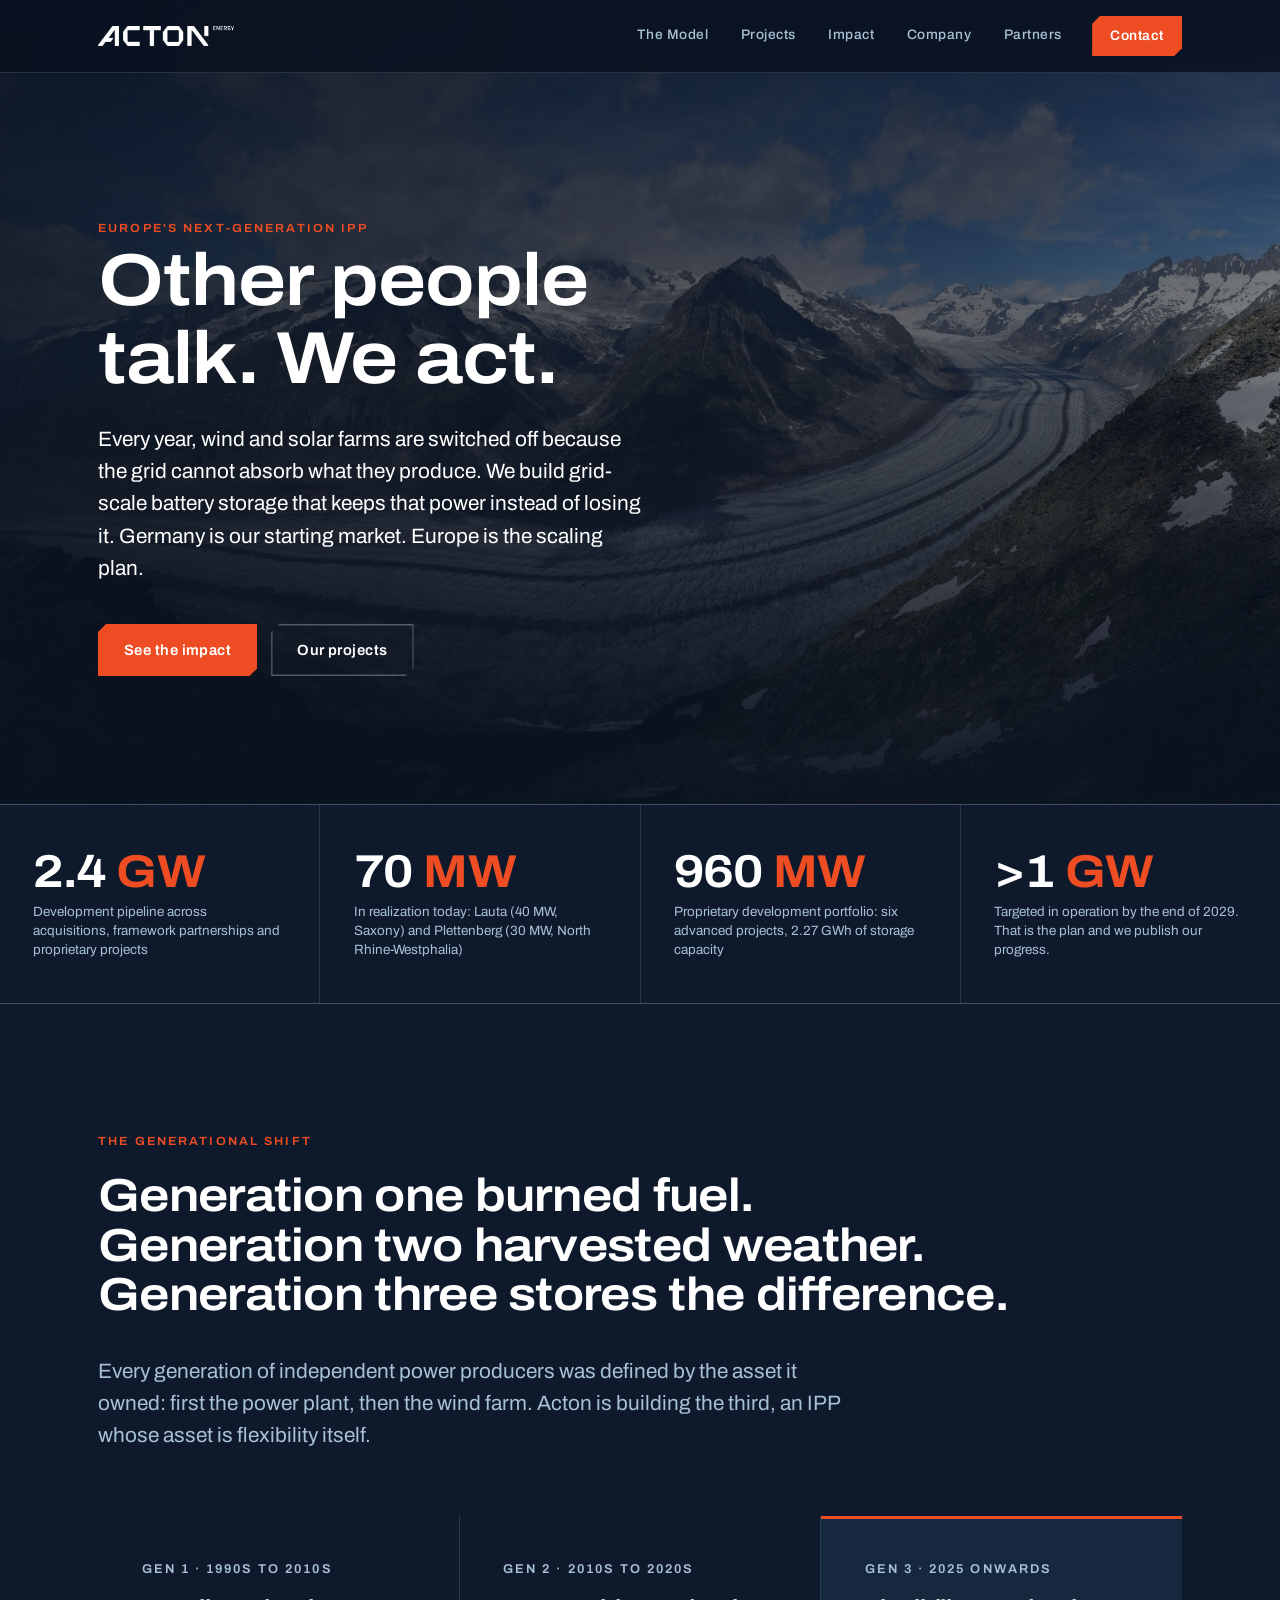
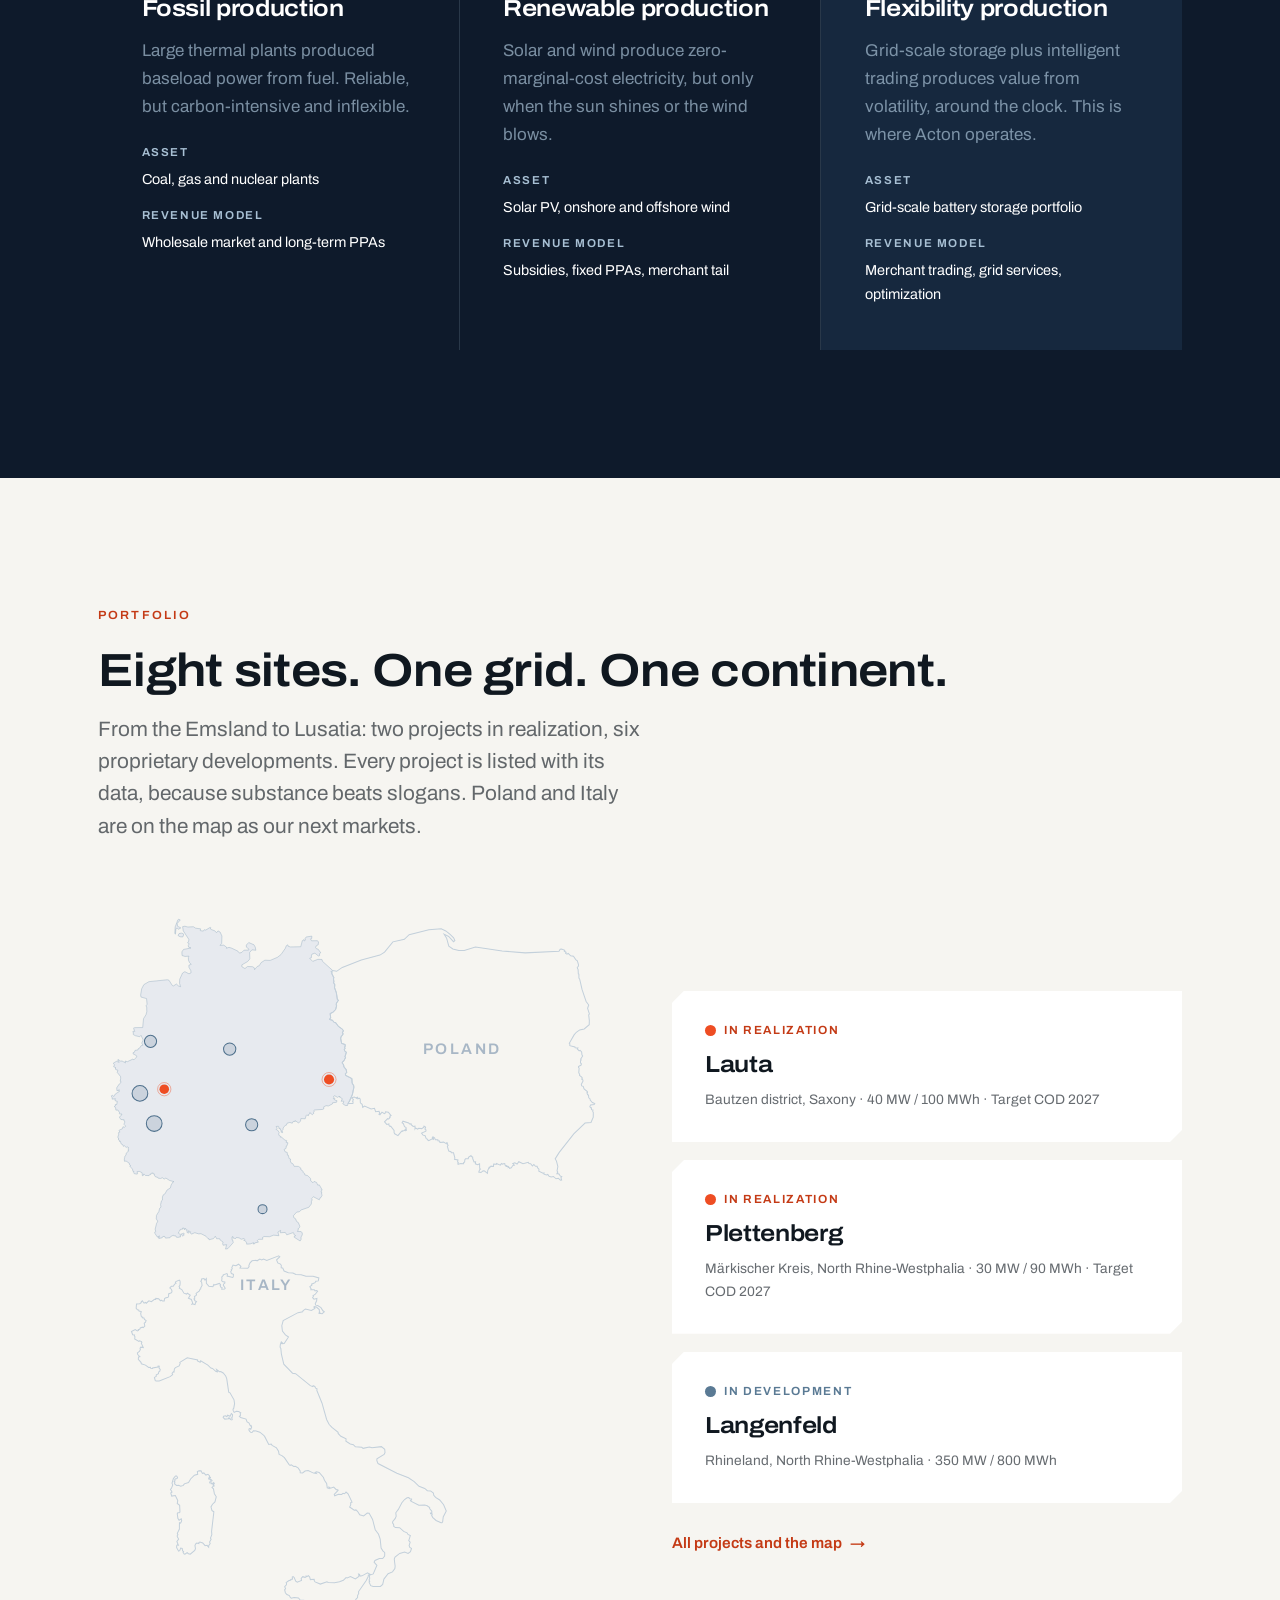
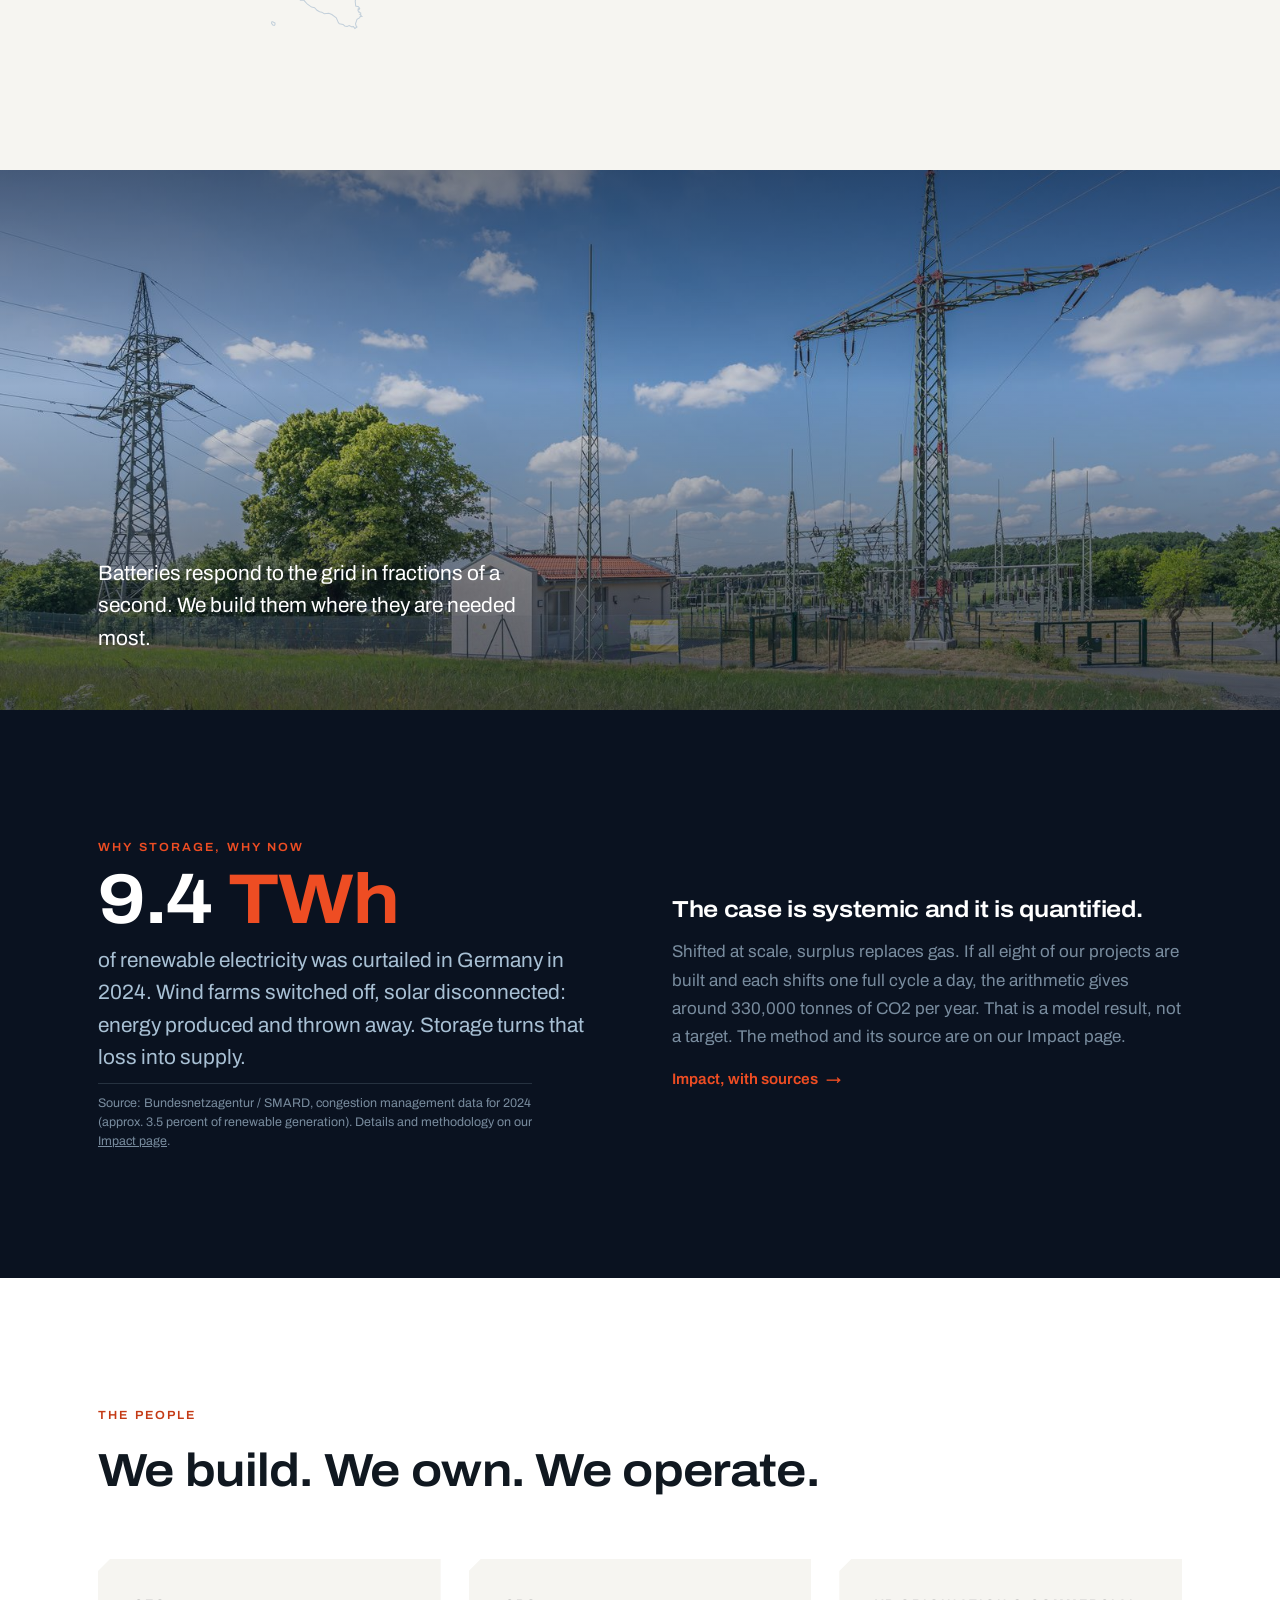
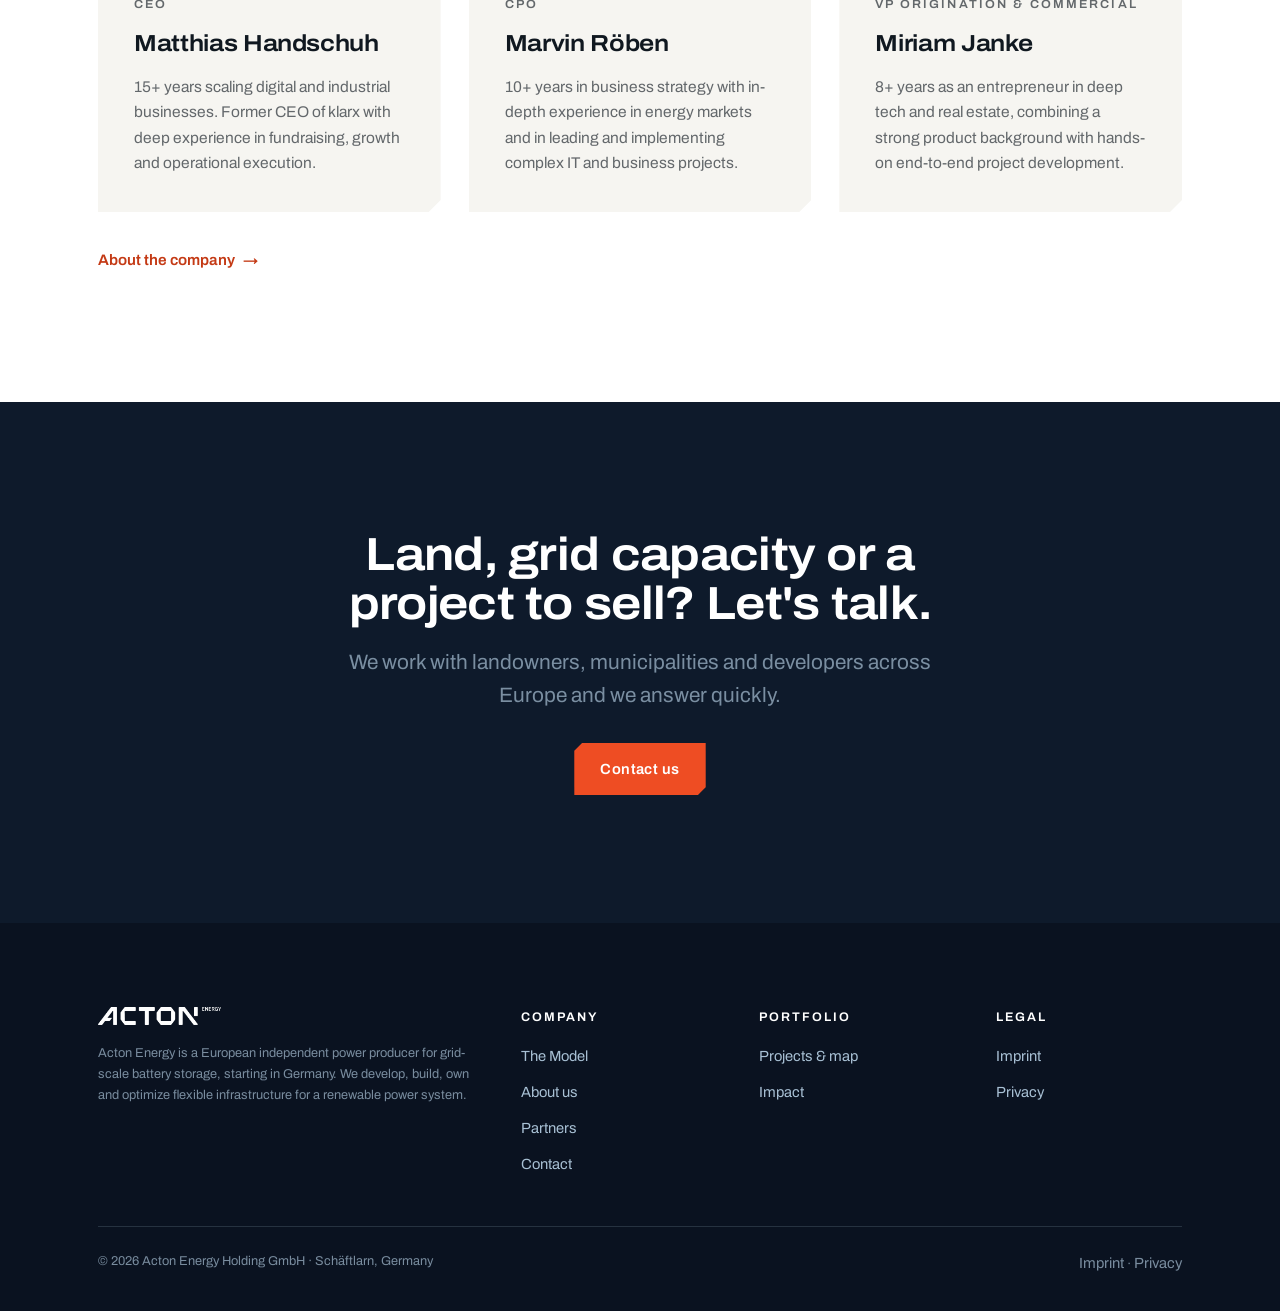
<file: index.html>
<!DOCTYPE html>
<html lang="en">
<head>
<meta charset="utf-8">
<meta name="viewport" content="width=device-width, initial-scale=1">
<title>Acton Energy | Grid-Scale Battery Storage. Owned, Operated, Optimized.</title>
<meta name="description" content="Acton Energy is Europe's next-generation independent power producer for grid-scale battery storage, starting in Germany. We develop, build and operate our own projects: 2.4 GW pipeline, 70 MW in realization, over 1 GW targeted in operation by the end of 2029.">
<link rel="stylesheet" href="assets/site.css">
<link rel="preload" href="assets/fonts/Archivo.woff2" as="font" type="font/woff2" crossorigin>
<link rel="icon" href="data:image/svg+xml,<svg xmlns='http://www.w3.org/2000/svg' viewBox='0 0 100 100'><circle cx='50' cy='50' r='14' fill='%23EE4D23'/><circle cx='50' cy='50' r='38' fill='none' stroke='%23EE4D23' stroke-width='11'/></svg>">
<link rel="icon" type="image/png" sizes="32x32" href="assets/img/favicon-32.png">
<link rel="apple-touch-icon" href="assets/img/apple-touch-icon.png">
<link rel="canonical" href="https://acton.energy/">
<meta property="og:type" content="website">
<meta property="og:site_name" content="Acton Energy">
<meta property="og:title" content="Acton Energy | Grid-Scale Battery Storage. Owned, Operated, Optimized.">
<meta property="og:description" content="Acton Energy is Europe's next-generation independent power producer for grid-scale battery storage, starting in Germany. We develop, build and operate our own projects: 2.4 GW pipeline, 70 MW in realization, over 1 GW targeted in operation by the end of 2029.">
<meta property="og:url" content="https://acton.energy/">
<meta property="og:image" content="https://acton.energy/assets/img/og.jpg">
<meta name="twitter:card" content="summary_large_image">
<noscript><style>.reveal,.reveal-stagger>*{opacity:1;transform:none}</style></noscript>
</head>
<body>

<header class="site-header">
  <div class="wrap">
    <a class="brand" href="index.html" aria-label="Acton Energy home">
      <img src="assets/img/logo_white.png" alt="Acton Energy" width="900" height="132">
    </a>
    <button class="nav-toggle" aria-label="Menu" aria-expanded="false" aria-controls="site-nav"><span></span></button>
    <nav class="site-nav" id="site-nav" aria-label="Main">
      <a href="model.html">The Model</a>
      <a href="projects.html">Projects</a>
      <a href="impact.html">Impact</a>
      <a href="company.html">Company</a>
      <a href="partners.html">Partners</a>
      <a class="nav-cta" href="contact.html">Contact</a>
    </nav>
  </div>
</header>

<main>

<!-- HERO -->
<section class="hero hero--photo">
  <div class="hero-bg" aria-hidden="true">
    <img src="assets/img/glacier.jpg" alt="" fetchpriority="high">
    <div class="hero-veil"></div>
  </div>
  <div class="wrap">
    <span class="label label--signal hero-kicker">Europe's Next-Generation IPP</span>
    <h1>Other people talk. We act.</h1>
    <p class="lede">Every year, wind and solar farms are switched off because the grid cannot absorb what they produce. We build grid-scale battery storage that keeps that power instead of losing it. Germany is our starting market. Europe is the scaling plan.</p>
    <div class="hero-ctas">
      <a class="btn btn--signal" href="impact.html">See the impact</a>
      <a class="btn btn--ghost" href="projects.html">Our projects</a>
    </div>
  </div>
</section>

<!-- KPI BAND -->
<section class="section--navy" aria-label="Key figures">
  <div class="kpi-band">
    <div class="kpi">
      <span class="kpi-value num">2.4 <em>GW</em></span>
      <span class="kpi-label">Development pipeline across acquisitions, framework partnerships and proprietary projects</span>
    </div>
    <div class="kpi">
      <span class="kpi-value num">70 <em>MW</em></span>
      <span class="kpi-label">In realization today: Lauta (40 MW, Saxony) and Plettenberg (30 MW, North Rhine-Westphalia)</span>
    </div>
    <div class="kpi">
      <span class="kpi-value num">960 <em>MW</em></span>
      <span class="kpi-label">Proprietary development portfolio: six advanced projects, 2.27 GWh of storage capacity</span>
    </div>
    <div class="kpi">
      <span class="kpi-value num">&gt;1 <em>GW</em></span>
      <span class="kpi-label">Targeted in operation by the end of 2029. That is the plan and we publish our progress.</span>
    </div>
  </div>
</section>

<!-- GENERATIONS -->
<section class="section section--navy">
  <div class="wrap">
    <div class="section-head reveal">
      <span class="label label--signal">The Generational Shift</span>
      <h2>Generation one burned fuel. Generation two harvested weather. Generation three stores the difference.</h2>
      <p class="lede" style="color:var(--dove);max-width:64ch;margin-top:18px">Every generation of independent power producers was defined by the asset it owned: first the power plant, then the wind farm. Acton is building the third, an IPP whose asset is flexibility itself.</p>
    </div>
    <div class="gen-grid reveal-stagger">
      <article class="gen">
        <span class="gen-era">Gen 1 · 1990s to 2010s</span>
        <h3>Fossil production</h3>
        <p class="muted">Large thermal plants produced baseload power from fuel. Reliable, but carbon-intensive and inflexible.</p>
        <dl>
          <dt>Asset</dt><dd>Coal, gas and nuclear plants</dd>
          <dt>Revenue model</dt><dd>Wholesale market and long-term PPAs</dd>
        </dl>
      </article>
      <article class="gen">
        <span class="gen-era">Gen 2 · 2010s to 2020s</span>
        <h3>Renewable production</h3>
        <p class="muted">Solar and wind produce zero-marginal-cost electricity, but only when the sun shines or the wind blows.</p>
        <dl>
          <dt>Asset</dt><dd>Solar PV, onshore and offshore wind</dd>
          <dt>Revenue model</dt><dd>Subsidies, fixed PPAs, merchant tail</dd>
        </dl>
      </article>
      <article class="gen gen--active">
        <span class="gen-era">Gen 3 · 2025 onwards</span>
        <h3>Flexibility production</h3>
        <p class="muted">Grid-scale storage plus intelligent trading produces value from volatility, around the clock. This is where Acton operates.</p>
        <dl>
          <dt>Asset</dt><dd>Grid-scale battery storage portfolio</dd>
          <dt>Revenue model</dt><dd>Merchant trading, grid services, optimization</dd>
        </dl>
      </article>
    </div>
  </div>
</section>

<!-- PROJECTS TEASER -->
<section class="section section--paper on-paper">
  <div class="wrap">
    <div class="section-head reveal">
      <span class="label label--signal">Portfolio</span>
      <h2>Eight sites. One grid. One continent.</h2>
      <p class="lede muted">From the Emsland to Lusatia: two projects in realization, six proprietary developments. Every project is listed with its data, because substance beats slogans. Poland and Italy are on the map as our next markets.</p>
    </div>
    <div class="split">
      <div class="reveal" id="miniMap" aria-hidden="false"></div>
      <div class="reveal-stagger">
        <article class="project-card" style="margin-bottom:18px">
          <span class="badge badge--realization"><span class="dot"></span>In realization</span>
          <h3>Lauta</h3>
          <p class="project-meta">Bautzen district, Saxony · 40 MW / 100 MWh · Target COD 2027</p>
        </article>
        <article class="project-card" style="margin-bottom:18px">
          <span class="badge badge--realization"><span class="dot"></span>In realization</span>
          <h3>Plettenberg</h3>
          <p class="project-meta">Märkischer Kreis, North Rhine-Westphalia · 30 MW / 90 MWh · Target COD 2027</p>
        </article>
        <article class="project-card" style="margin-bottom:26px">
          <span class="badge badge--development"><span class="dot"></span>In development</span>
          <h3>Langenfeld</h3>
          <p class="project-meta">Rhineland, North Rhine-Westphalia · 350 MW / 800 MWh</p>
        </article>
        <a class="arrow-link" href="projects.html">All projects and the map</a>
      </div>
    </div>
  </div>
</section>

<!-- IMAGE BAND -->
<div class="image-band">
  <img src="assets/img/substation.jpg" alt="High-voltage substation at dusk" loading="lazy">
  <div class="band-overlay"></div>
  <div class="wrap" style="display:flex;align-items:flex-end;min-height:inherit;padding-top:80px;padding-bottom:56px">
    <p class="lede" style="color:#fff;max-width:38ch">Batteries respond to the grid in fractions of a second. We build them where they are needed most.</p>
  </div>
</div>

<!-- IMPACT TEASER -->
<section class="section section--deep">
  <div class="wrap">
    <div class="split">
      <div class="fact reveal">
        <span class="label label--signal">Why storage, why now</span>
        <span class="fact-value num">9.4 <em>TWh</em></span>
        <p class="lede">of renewable electricity was curtailed in Germany in 2024. Wind farms switched off, solar disconnected: energy produced and thrown away. Storage turns that loss into supply.</p>
        <p class="footnote">Source: Bundesnetzagentur / SMARD, congestion management data for 2024 (approx. 3.5 percent of renewable generation). Details and methodology on our <a href="impact.html">Impact page</a>.</p>
      </div>
      <div class="reveal">
        <h3 style="margin-bottom:14px">The case is systemic and it is quantified.</h3>
        <p class="muted" style="margin-bottom:14px">Shifted at scale, surplus replaces gas. If all eight of our projects are built and each shifts one full cycle a day, the arithmetic gives around 330,000 tonnes of CO2 per year. That is a model result, not a target. The method and its source are on our Impact page.</p>
        <a class="arrow-link" href="impact.html">Impact, with sources</a>
      </div>
    </div>
  </div>
</section>

<!-- TEAM TEASER -->
<section class="section section--white">
  <div class="wrap">
    <div class="section-head reveal">
      <span class="label label--signal">The people</span>
      <h2>We build. We own. We operate.</h2>
    </div>
    <div class="card-grid card-grid--3 reveal-stagger">
      <article class="card" style="background:var(--paper)">
        <span class="label muted">CEO</span>
        <h3>Matthias Handschuh</h3>
        <p class="muted">15+ years scaling digital and industrial businesses. Former CEO of klarx with deep experience in fundraising, growth and operational execution.</p>
      </article>
      <article class="card" style="background:var(--paper)">
        <span class="label muted">CPO</span>
        <h3>Marvin Röben</h3>
        <p class="muted">10+ years in business strategy with in-depth experience in energy markets and in leading and implementing complex IT and business projects.</p>
      </article>
      <article class="card" style="background:var(--paper)">
        <span class="label muted">VP Origination &amp; Commercial</span>
        <h3>Miriam Janke</h3>
        <p class="muted">8+ years as an entrepreneur in deep tech and real estate, combining a strong product background with hands-on end-to-end project development.</p>
      </article>
    </div>
    <div class="reveal" style="margin-top:34px">
      <a class="arrow-link" href="company.html">About the company</a>
    </div>
  </div>
</section>

<!-- CTA -->
<section class="section section--navy">
  <div class="wrap" style="text-align:center">
    <div class="reveal">
      <h2 style="max-width:22ch;margin:0 auto 18px">Land, grid capacity or a project to sell? Let's talk.</h2>
      <p class="lede muted" style="margin:0 auto 32px;max-width:52ch">We work with landowners, municipalities and developers across Europe and we answer quickly.</p>
      <a class="btn btn--signal" href="contact.html">Contact us</a>
    </div>
  </div>
</section>

</main>

<footer class="site-footer">
  <div class="wrap">
    <div class="footer-grid">
      <div>
        <img class="footer-logo" src="assets/img/logo_white.png" alt="Acton Energy">
        <p class="footer-note">Acton Energy is a European independent power producer for grid-scale battery storage, starting in Germany. We develop, build, own and optimize flexible infrastructure for a renewable power system.</p>
      </div>
      <div>
        <h4>Company</h4>
        <ul>
          <li><a href="model.html">The Model</a></li>
          <li><a href="company.html">About us</a></li>
          <li><a href="partners.html">Partners</a></li>
          <li><a href="contact.html">Contact</a></li>
        </ul>
      </div>
      <div>
        <h4>Portfolio</h4>
        <ul>
          <li><a href="projects.html">Projects &amp; map</a></li>
          <li><a href="impact.html">Impact</a></li>
        </ul>
      </div>
      <div>
        <h4>Legal</h4>
        <ul>
          <li><a href="imprint.html">Imprint</a></li>
          <li><a href="privacy.html">Privacy</a></li>
        </ul>
      </div>
    </div>
    <div class="footer-bottom">
      <span>© <span data-year>2026</span> Acton Energy Holding GmbH · Schäftlarn, Germany</span>
      <span><a href="imprint.html">Imprint</a> · <a href="privacy.html">Privacy</a></span>
    </div>
  </div>
</footer>

<script src="assets/projects-map.js"></script>
<script src="assets/site.js"></script>
<script>
  (function () {
    var host = document.getElementById('miniMap');
    if (host && window.actonRenderMap) window.actonRenderMap(host, { mini: true, interactive: false });
  })();
</script>
</body>
</html>
</file>
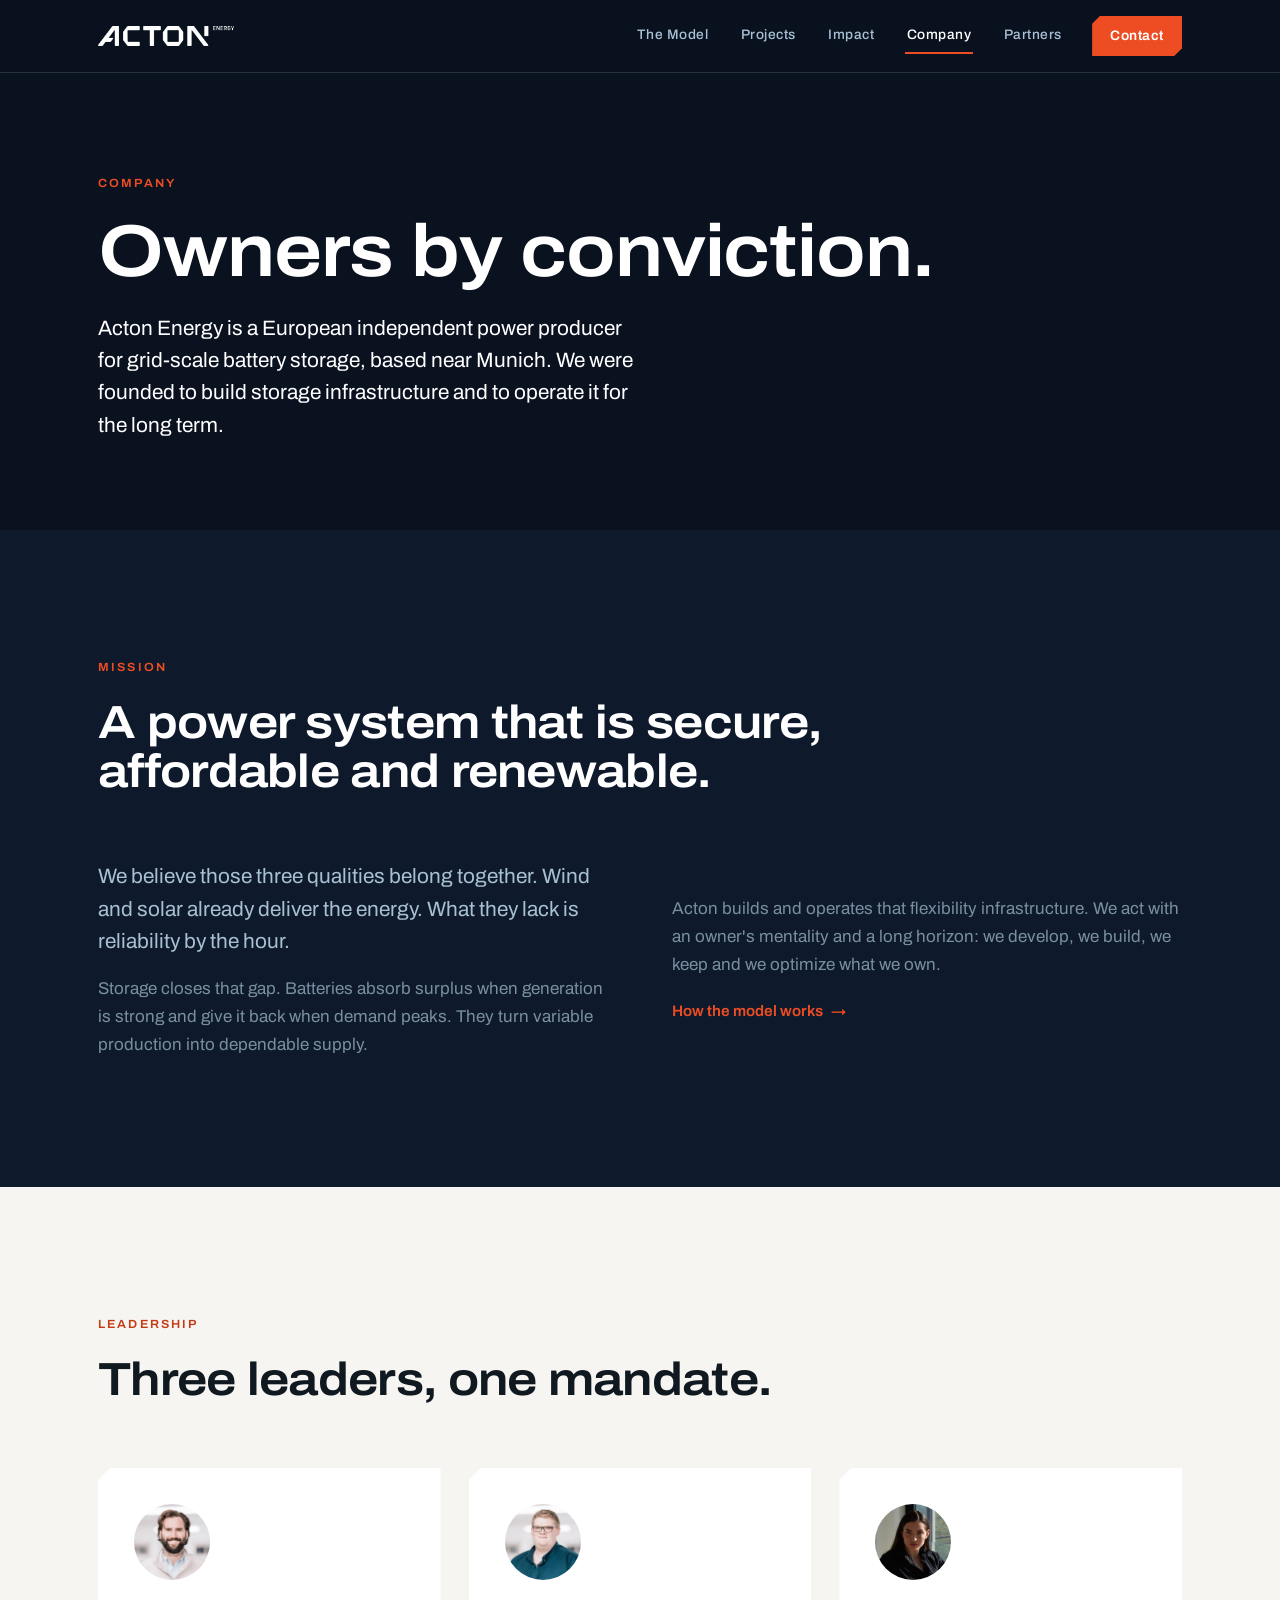
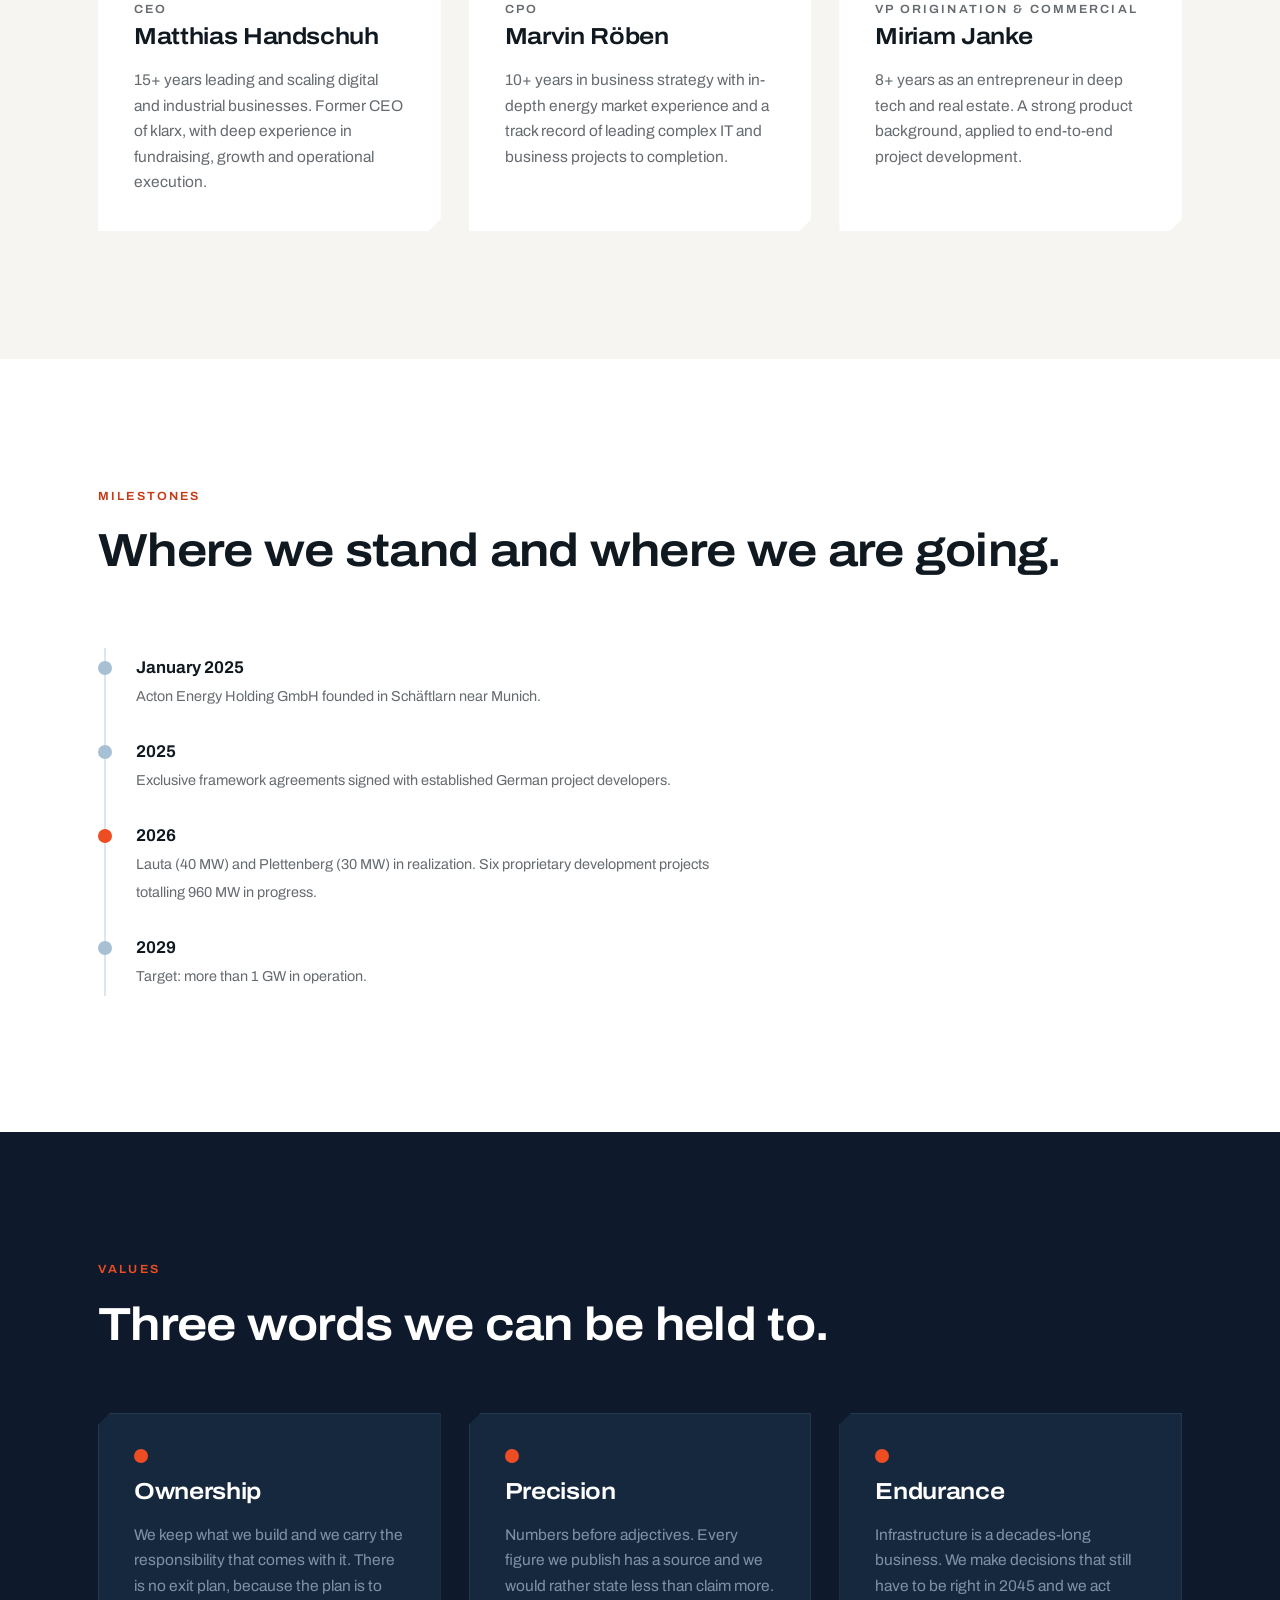
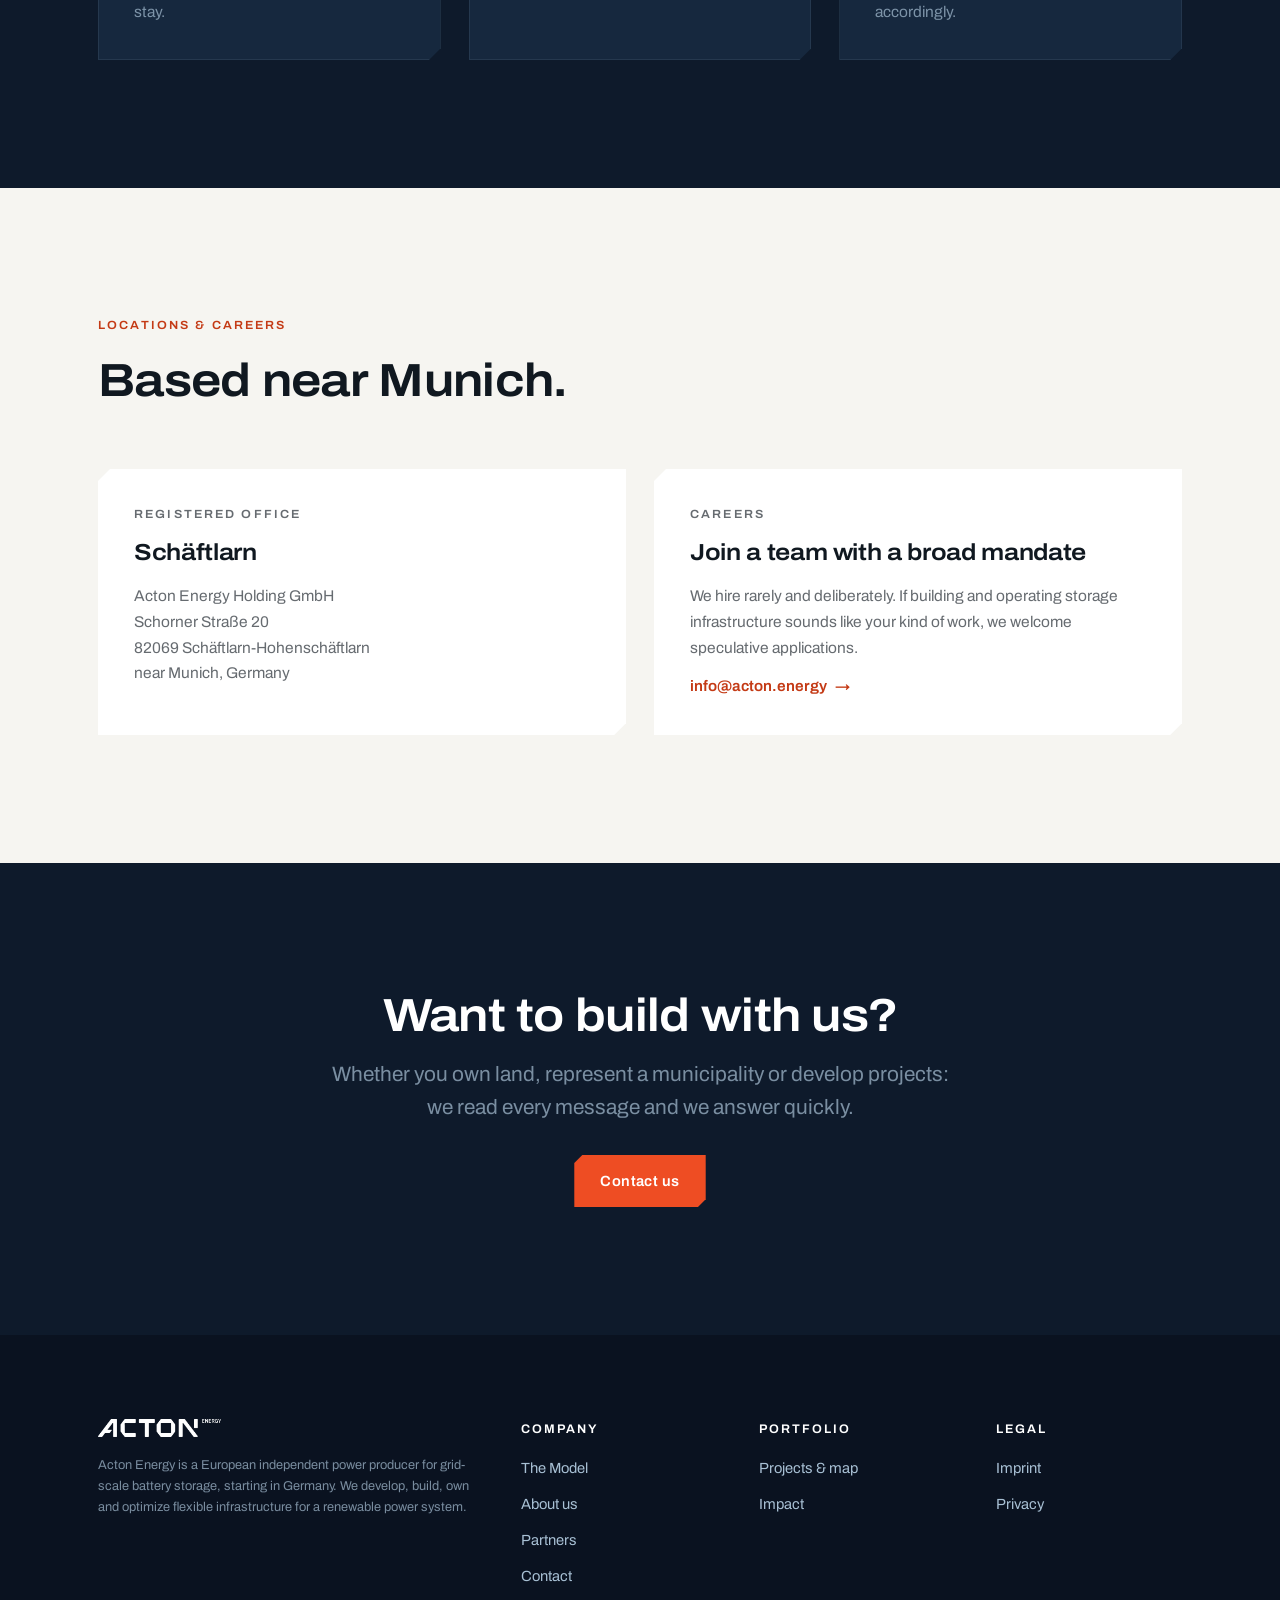
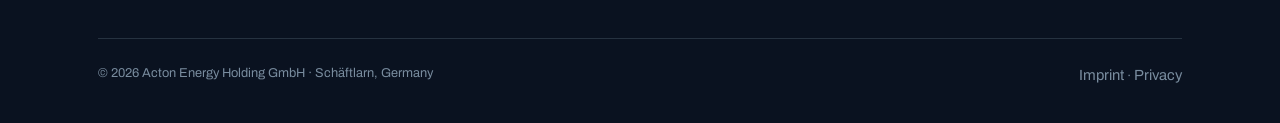
<file: company.html>
<!DOCTYPE html>
<html lang="en">
<head>
<meta charset="utf-8">
<meta name="viewport" content="width=device-width, initial-scale=1">
<title>Company | Acton Energy</title>
<meta name="description" content="Acton Energy is a European independent power producer for grid-scale battery storage, based near Munich. Founded in 2025 to build storage infrastructure and operate it for the long term. Meet the founders, milestones and values.">
<link rel="stylesheet" href="assets/site.css">
<link rel="preload" href="assets/fonts/Archivo.woff2" as="font" type="font/woff2" crossorigin>
<link rel="icon" href="data:image/svg+xml,<svg xmlns='http://www.w3.org/2000/svg' viewBox='0 0 100 100'><circle cx='50' cy='50' r='14' fill='%23EE4D23'/><circle cx='50' cy='50' r='38' fill='none' stroke='%23EE4D23' stroke-width='11'/></svg>">
<style>
  .monogram {
    width: 76px; height: 76px;
    background: var(--navy-900); color: var(--dove);
    display: flex; align-items: center; justify-content: center;
    font-weight: 680; font-stretch: 110%; font-size: 1.4rem; letter-spacing: .03em;
    border-radius: 50%;
  }
  img.monogram { display: block; object-fit: cover; }
</style>
<link rel="icon" type="image/png" sizes="32x32" href="assets/img/favicon-32.png">
<link rel="apple-touch-icon" href="assets/img/apple-touch-icon.png">
<link rel="canonical" href="https://acton.energy/company.html">
<meta property="og:type" content="website">
<meta property="og:site_name" content="Acton Energy">
<meta property="og:title" content="Company | Acton Energy">
<meta property="og:description" content="Acton Energy is a European independent power producer for grid-scale battery storage, based near Munich. Founded in 2025 to build storage infrastructure and operate it for the long term. Meet the founders, milestones and values.">
<meta property="og:url" content="https://acton.energy/company.html">
<meta property="og:image" content="https://acton.energy/assets/img/og.jpg">
<meta name="twitter:card" content="summary_large_image">
<noscript><style>.reveal,.reveal-stagger>*{opacity:1;transform:none}</style></noscript>
</head>
<body>

<header class="site-header">
  <div class="wrap">
    <a class="brand" href="index.html" aria-label="Acton Energy home">
      <img src="assets/img/logo_white.png" alt="Acton Energy" width="900" height="132">
    </a>
    <button class="nav-toggle" aria-label="Menu" aria-expanded="false" aria-controls="site-nav"><span></span></button>
    <nav class="site-nav" id="site-nav" aria-label="Main">
      <a href="model.html">The Model</a>
      <a href="projects.html">Projects</a>
      <a href="impact.html">Impact</a>
      <a href="company.html">Company</a>
      <a href="partners.html">Partners</a>
      <a class="nav-cta" href="contact.html">Contact</a>
    </nav>
  </div>
</header>

<main>

<section class="page-hero">
  <div class="wrap">
    <span class="label label--signal">Company</span>
    <h1>Owners by conviction.</h1>
    <p class="lede">Acton Energy is a European independent power producer for grid-scale battery storage, based near Munich. We were founded to build storage infrastructure and to operate it for the long term.</p>
  </div>
</section>

<!-- MISSION -->
<section class="section section--navy">
  <div class="wrap">
    <div class="section-head reveal">
      <span class="label label--signal">Mission</span>
      <h2>A power system that is secure, affordable and renewable.</h2>
    </div>
    <div class="split reveal">
      <div>
        <p class="lede" style="margin-bottom:18px">We believe those three qualities belong together. Wind and solar already deliver the energy. What they lack is reliability by the hour.</p>
        <p class="muted">Storage closes that gap. Batteries absorb surplus when generation is strong and give it back when demand peaks. They turn variable production into dependable supply.</p>
      </div>
      <div>
        <p class="muted" style="margin-bottom:18px">Acton builds and operates that flexibility infrastructure. We act with an owner's mentality and a long horizon: we develop, we build, we keep and we optimize what we own.</p>
        <a class="arrow-link" href="model.html">How the model works</a>
      </div>
    </div>
  </div>
</section>

<!-- FOUNDERS -->
<section class="section section--paper">
  <div class="wrap">
    <div class="section-head reveal">
      <span class="label label--signal">Leadership</span>
      <h2>Three leaders, one mandate.</h2>
    </div>
    <div class="card-grid card-grid--3 reveal-stagger">
      <article class="card">
        <img class="monogram" src="assets/img/team_matthias_handschuh.jpg" alt="" width="76" height="76" loading="lazy">
        <div>
          <span class="label muted">CEO</span>
          <h3>Matthias Handschuh</h3>
        </div>
        <p class="muted">15+ years leading and scaling digital and industrial businesses. Former CEO of klarx, with deep experience in fundraising, growth and operational execution.</p>
      </article>
      <article class="card">
        <img class="monogram" src="assets/img/team_marvin_roeben.jpg" alt="" width="76" height="76" loading="lazy">
        <div>
          <span class="label muted">CPO</span>
          <h3>Marvin Röben</h3>
        </div>
        <p class="muted">10+ years in business strategy with in-depth energy market experience and a track record of leading complex IT and business projects to completion.</p>
      </article>
      <article class="card">
        <img class="monogram" src="assets/img/team_miriam_janke.jpg" alt="" width="76" height="76" loading="lazy">
        <div>
          <span class="label muted">VP Origination &amp; Commercial</span>
          <h3>Miriam Janke</h3>
        </div>
        <p class="muted">8+ years as an entrepreneur in deep tech and real estate. A strong product background, applied to end-to-end project development.</p>
      </article>
    </div>
  </div>
</section>

<!-- MILESTONES -->
<section class="section section--white">
  <div class="wrap">
    <div class="section-head reveal">
      <span class="label label--signal">Milestones</span>
      <h2>Where we stand and where we are going.</h2>
    </div>
    <ul class="timeline reveal-stagger" style="max-width:62ch">
      <li>
        <b>January 2025</b>
        <span>Acton Energy Holding GmbH founded in Schäftlarn near Munich.</span>
      </li>
      <li>
        <b>2025</b>
        <span>Exclusive framework agreements signed with established German project developers.</span>
      </li>
      <li class="now">
        <b>2026</b>
        <span>Lauta (40 MW) and Plettenberg (30 MW) in realization. Six proprietary development projects totalling 960 MW in progress.</span>
      </li>
      <li>
        <b>2029</b>
        <span>Target: more than 1 GW in operation.</span>
      </li>
    </ul>
  </div>
</section>

<!-- VALUES -->
<section class="section section--navy">
  <div class="wrap">
    <div class="section-head reveal">
      <span class="label label--signal">Values</span>
      <h2>Three words we can be held to.</h2>
    </div>
    <div class="card-grid card-grid--3 reveal-stagger">
      <article class="card">
        <span class="octa" aria-hidden="true"></span>
        <h3>Ownership</h3>
        <p class="muted">We keep what we build and we carry the responsibility that comes with it. There is no exit plan, because the plan is to stay.</p>
      </article>
      <article class="card">
        <span class="octa" aria-hidden="true"></span>
        <h3>Precision</h3>
        <p class="muted">Numbers before adjectives. Every figure we publish has a source and we would rather state less than claim more.</p>
      </article>
      <article class="card">
        <span class="octa" aria-hidden="true"></span>
        <h3>Endurance</h3>
        <p class="muted">Infrastructure is a decades-long business. We make decisions that still have to be right in 2045 and we act accordingly.</p>
      </article>
    </div>
  </div>
</section>

<!-- LOCATIONS & CAREERS -->
<section class="section section--paper">
  <div class="wrap">
    <div class="section-head reveal">
      <span class="label label--signal">Locations &amp; Careers</span>
      <h2>Based near Munich.</h2>
    </div>
    <div class="card-grid card-grid--2 reveal-stagger">
      <article class="card">
        <span class="label muted">Registered office</span>
        <h3>Schäftlarn</h3>
        <p class="muted">Acton Energy Holding GmbH<br>Schorner Straße 20<br>82069 Schäftlarn-Hohenschäftlarn<br>near Munich, Germany</p>
      </article>
      <article class="card">
        <span class="label muted">Careers</span>
        <h3>Join a team with a broad mandate</h3>
        <p class="muted">We hire rarely and deliberately. If building and operating storage infrastructure sounds like your kind of work, we welcome speculative applications.</p>
        <a class="arrow-link" href="mailto:info@acton.energy?subject=Careers">info@acton.energy</a>
      </article>
    </div>
  </div>
</section>

<!-- CTA -->
<section class="section section--navy">
  <div class="wrap" style="text-align:center">
    <div class="reveal">
      <h2 style="max-width:22ch;margin:0 auto 18px">Want to build with us?</h2>
      <p class="lede muted" style="margin:0 auto 32px;max-width:52ch">Whether you own land, represent a municipality or develop projects: we read every message and we answer quickly.</p>
      <a class="btn btn--signal" href="contact.html">Contact us</a>
    </div>
  </div>
</section>

</main>

<footer class="site-footer">
  <div class="wrap">
    <div class="footer-grid">
      <div>
        <img class="footer-logo" src="assets/img/logo_white.png" alt="Acton Energy">
        <p class="footer-note">Acton Energy is a European independent power producer for grid-scale battery storage, starting in Germany. We develop, build, own and optimize flexible infrastructure for a renewable power system.</p>
      </div>
      <div>
        <h4>Company</h4>
        <ul>
          <li><a href="model.html">The Model</a></li>
          <li><a href="company.html">About us</a></li>
          <li><a href="partners.html">Partners</a></li>
          <li><a href="contact.html">Contact</a></li>
        </ul>
      </div>
      <div>
        <h4>Portfolio</h4>
        <ul>
          <li><a href="projects.html">Projects &amp; map</a></li>
          <li><a href="impact.html">Impact</a></li>
        </ul>
      </div>
      <div>
        <h4>Legal</h4>
        <ul>
          <li><a href="imprint.html">Imprint</a></li>
          <li><a href="privacy.html">Privacy</a></li>
        </ul>
      </div>
    </div>
    <div class="footer-bottom">
      <span>© <span data-year>2026</span> Acton Energy Holding GmbH · Schäftlarn, Germany</span>
      <span><a href="imprint.html">Imprint</a> · <a href="privacy.html">Privacy</a></span>
    </div>
  </div>
</footer>

<script src="assets/site.js"></script>
</body>
</html>
</file>
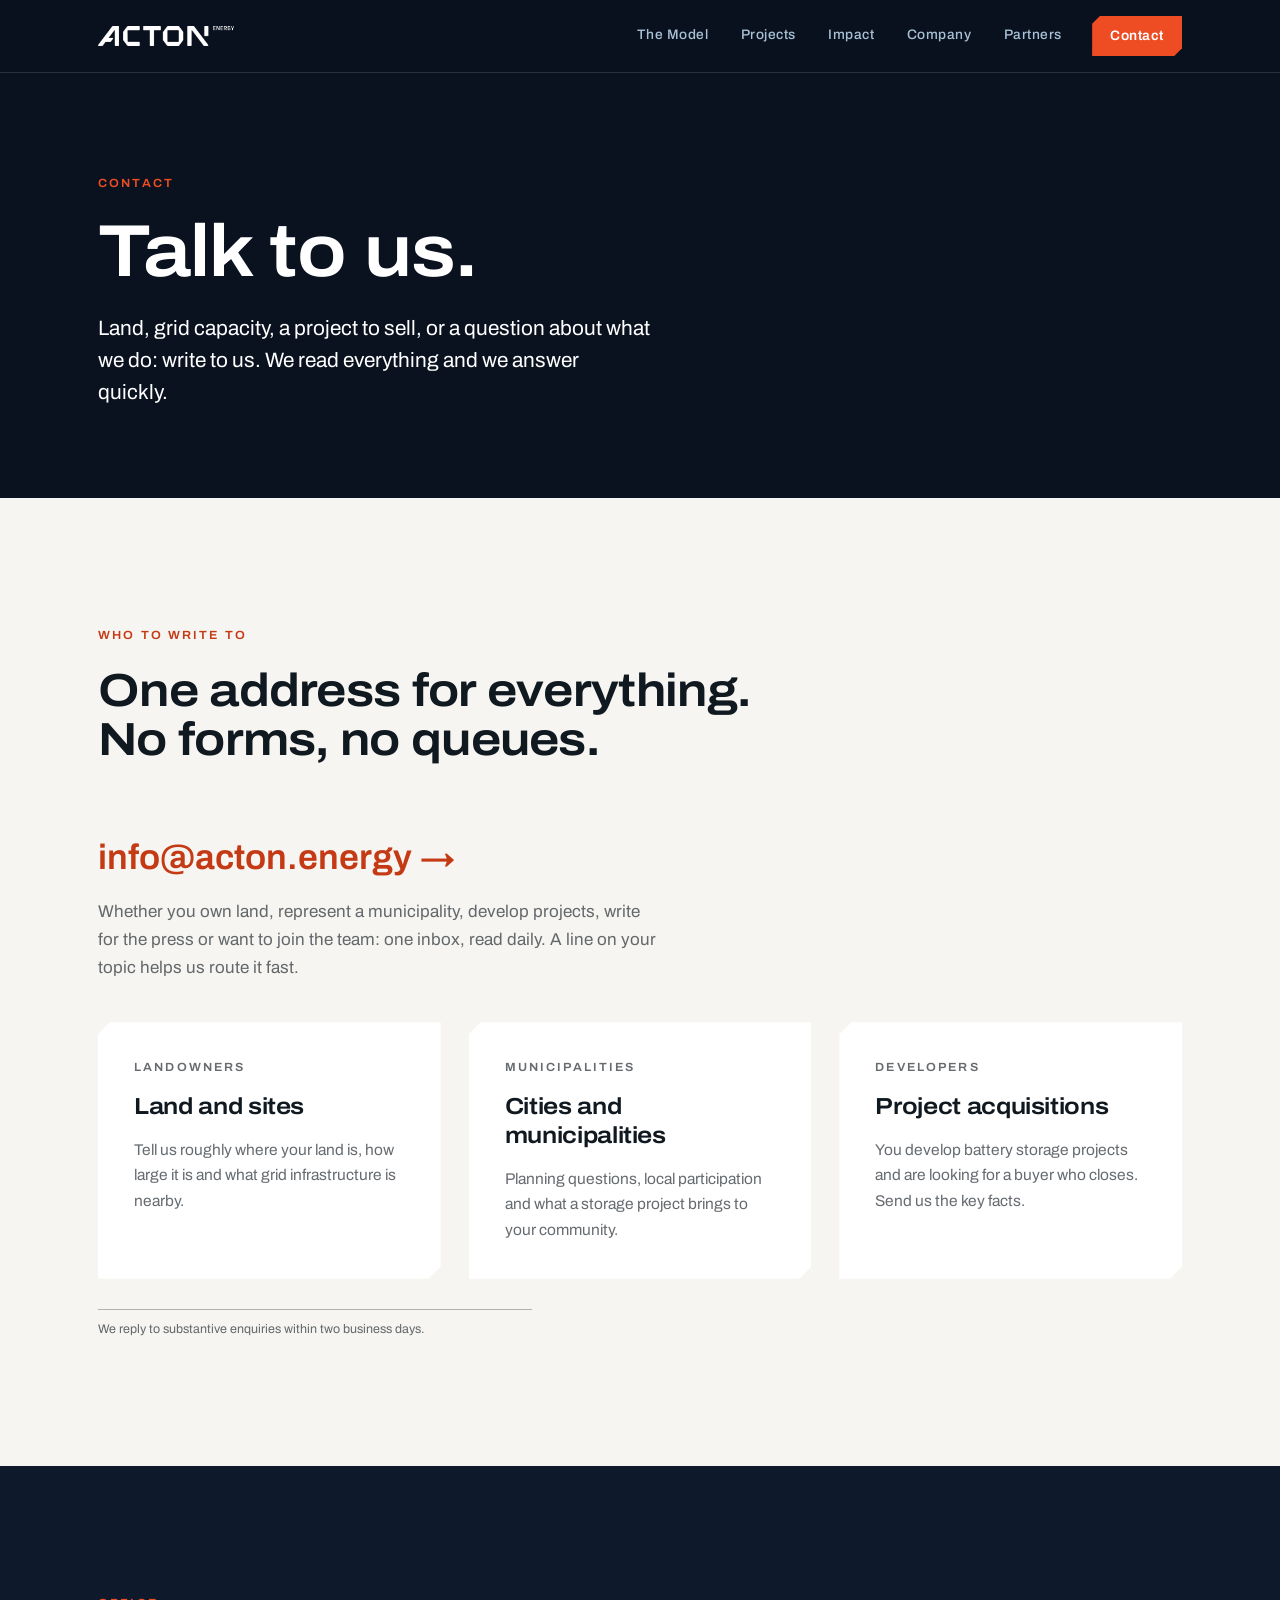
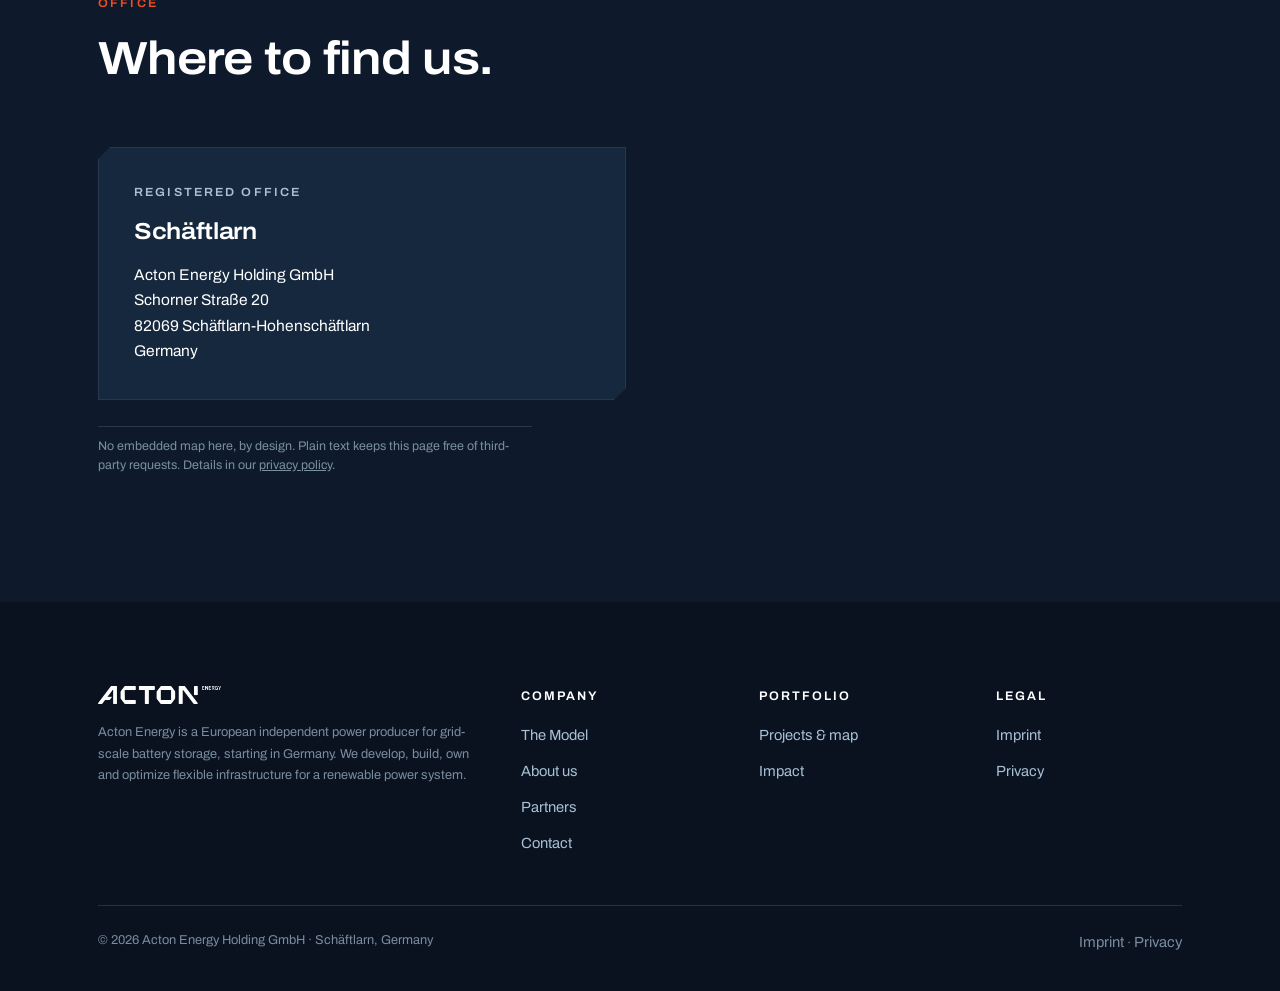
<file: contact.html>
<!DOCTYPE html>
<html lang="en">
<head>
<meta charset="utf-8">
<meta name="viewport" content="width=device-width, initial-scale=1">
<title>Contact | Acton Energy</title>
<meta name="description" content="Contact Acton Energy: general enquiries, land and sites, municipalities, project acquisitions, press and careers. We reply to substantive enquiries within two business days.">
<link rel="stylesheet" href="assets/site.css">
<link rel="preload" href="assets/fonts/Archivo.woff2" as="font" type="font/woff2" crossorigin>
<link rel="icon" href="data:image/svg+xml,<svg xmlns='http://www.w3.org/2000/svg' viewBox='0 0 100 100'><circle cx='50' cy='50' r='14' fill='%23EE4D23'/><circle cx='50' cy='50' r='38' fill='none' stroke='%23EE4D23' stroke-width='11'/></svg>">
<link rel="icon" type="image/png" sizes="32x32" href="assets/img/favicon-32.png">
<link rel="apple-touch-icon" href="assets/img/apple-touch-icon.png">
<link rel="canonical" href="https://acton.energy/contact.html">
<meta property="og:type" content="website">
<meta property="og:site_name" content="Acton Energy">
<meta property="og:title" content="Contact | Acton Energy">
<meta property="og:description" content="Contact Acton Energy: general enquiries, land and sites, municipalities, project acquisitions, press and careers. We reply to substantive enquiries within two business days.">
<meta property="og:url" content="https://acton.energy/contact.html">
<meta property="og:image" content="https://acton.energy/assets/img/og.jpg">
<meta name="twitter:card" content="summary_large_image">
<noscript><style>.reveal,.reveal-stagger>*{opacity:1;transform:none}</style></noscript>
</head>
<body>

<header class="site-header">
  <div class="wrap">
    <a class="brand" href="index.html" aria-label="Acton Energy home">
      <img src="assets/img/logo_white.png" alt="Acton Energy" width="900" height="132">
    </a>
    <button class="nav-toggle" aria-label="Menu" aria-expanded="false" aria-controls="site-nav"><span></span></button>
    <nav class="site-nav" id="site-nav" aria-label="Main">
      <a href="model.html">The Model</a>
      <a href="projects.html">Projects</a>
      <a href="impact.html">Impact</a>
      <a href="company.html">Company</a>
      <a href="partners.html">Partners</a>
      <a class="nav-cta" href="contact.html">Contact</a>
    </nav>
  </div>
</header>

<main>

<section class="page-hero">
  <div class="wrap">
    <span class="label label--signal">Contact</span>
    <h1>Talk to us.</h1>
    <p class="lede">Land, grid capacity, a project to sell, or a question about what we do: write to us. We read everything and we answer quickly.</p>
  </div>
</section>

<section class="section section--paper">
  <div class="wrap">
    <div class="section-head reveal">
      <span class="label label--signal">Who to write to</span>
      <h2>One address for everything. No forms, no queues.</h2>
    </div>
    <div class="reveal" style="margin-bottom:40px">
      <a class="arrow-link" href="mailto:info@acton.energy" style="font-size:clamp(1.4rem,3vw,2.2rem)">info@acton.energy</a>
      <p class="muted" style="margin-top:12px;max-width:56ch">Whether you own land, represent a municipality, develop projects, write for the press or want to join the team: one inbox, read daily. A line on your topic helps us route it fast.</p>
    </div>
    <div class="card-grid card-grid--3 reveal-stagger">
      <article class="card">
        <span class="label muted">Landowners</span>
        <h3>Land and sites</h3>
        <p class="muted">Tell us roughly where your land is, how large it is and what grid infrastructure is nearby.</p>
      </article>
      <article class="card">
        <span class="label muted">Municipalities</span>
        <h3>Cities and municipalities</h3>
        <p class="muted">Planning questions, local participation and what a storage project brings to your community.</p>
      </article>
      <article class="card">
        <span class="label muted">Developers</span>
        <h3>Project acquisitions</h3>
        <p class="muted">You develop battery storage projects and are looking for a buyer who closes. Send us the key facts.</p>
      </article>
    </div>
    <p class="footnote" style="margin-top:30px">We reply to substantive enquiries within two business days.</p>
  </div>
</section>

<section class="section section--navy">
  <div class="wrap">
    <div class="section-head reveal">
      <span class="label label--signal">Office</span>
      <h2>Where to find us.</h2>
    </div>
    <div class="card-grid card-grid--2 reveal-stagger">
      <article class="card">
        <span class="label label--dove">Registered office</span>
        <h3>Schäftlarn</h3>
        <p>Acton Energy Holding GmbH<br>Schorner Straße 20<br>82069 Schäftlarn-Hohenschäftlarn<br>Germany</p>
      </article>
    </div>
    <p class="footnote reveal" style="margin-top:26px">No embedded map here, by design. Plain text keeps this page free of third-party requests. Details in our <a href="privacy.html">privacy policy</a>.</p>
  </div>
</section>

</main>

<footer class="site-footer">
  <div class="wrap">
    <div class="footer-grid">
      <div>
        <img class="footer-logo" src="assets/img/logo_white.png" alt="Acton Energy">
        <p class="footer-note">Acton Energy is a European independent power producer for grid-scale battery storage, starting in Germany. We develop, build, own and optimize flexible infrastructure for a renewable power system.</p>
      </div>
      <div>
        <h4>Company</h4>
        <ul>
          <li><a href="model.html">The Model</a></li>
          <li><a href="company.html">About us</a></li>
          <li><a href="partners.html">Partners</a></li>
          <li><a href="contact.html">Contact</a></li>
        </ul>
      </div>
      <div>
        <h4>Portfolio</h4>
        <ul>
          <li><a href="projects.html">Projects &amp; map</a></li>
          <li><a href="impact.html">Impact</a></li>
        </ul>
      </div>
      <div>
        <h4>Legal</h4>
        <ul>
          <li><a href="imprint.html">Imprint</a></li>
          <li><a href="privacy.html">Privacy</a></li>
        </ul>
      </div>
    </div>
    <div class="footer-bottom">
      <span>© <span data-year>2026</span> Acton Energy Holding GmbH · Schäftlarn, Germany</span>
      <span><a href="imprint.html">Imprint</a> · <a href="privacy.html">Privacy</a></span>
    </div>
  </div>
</footer>

<script src="assets/site.js"></script>
</body>
</html>
</file>
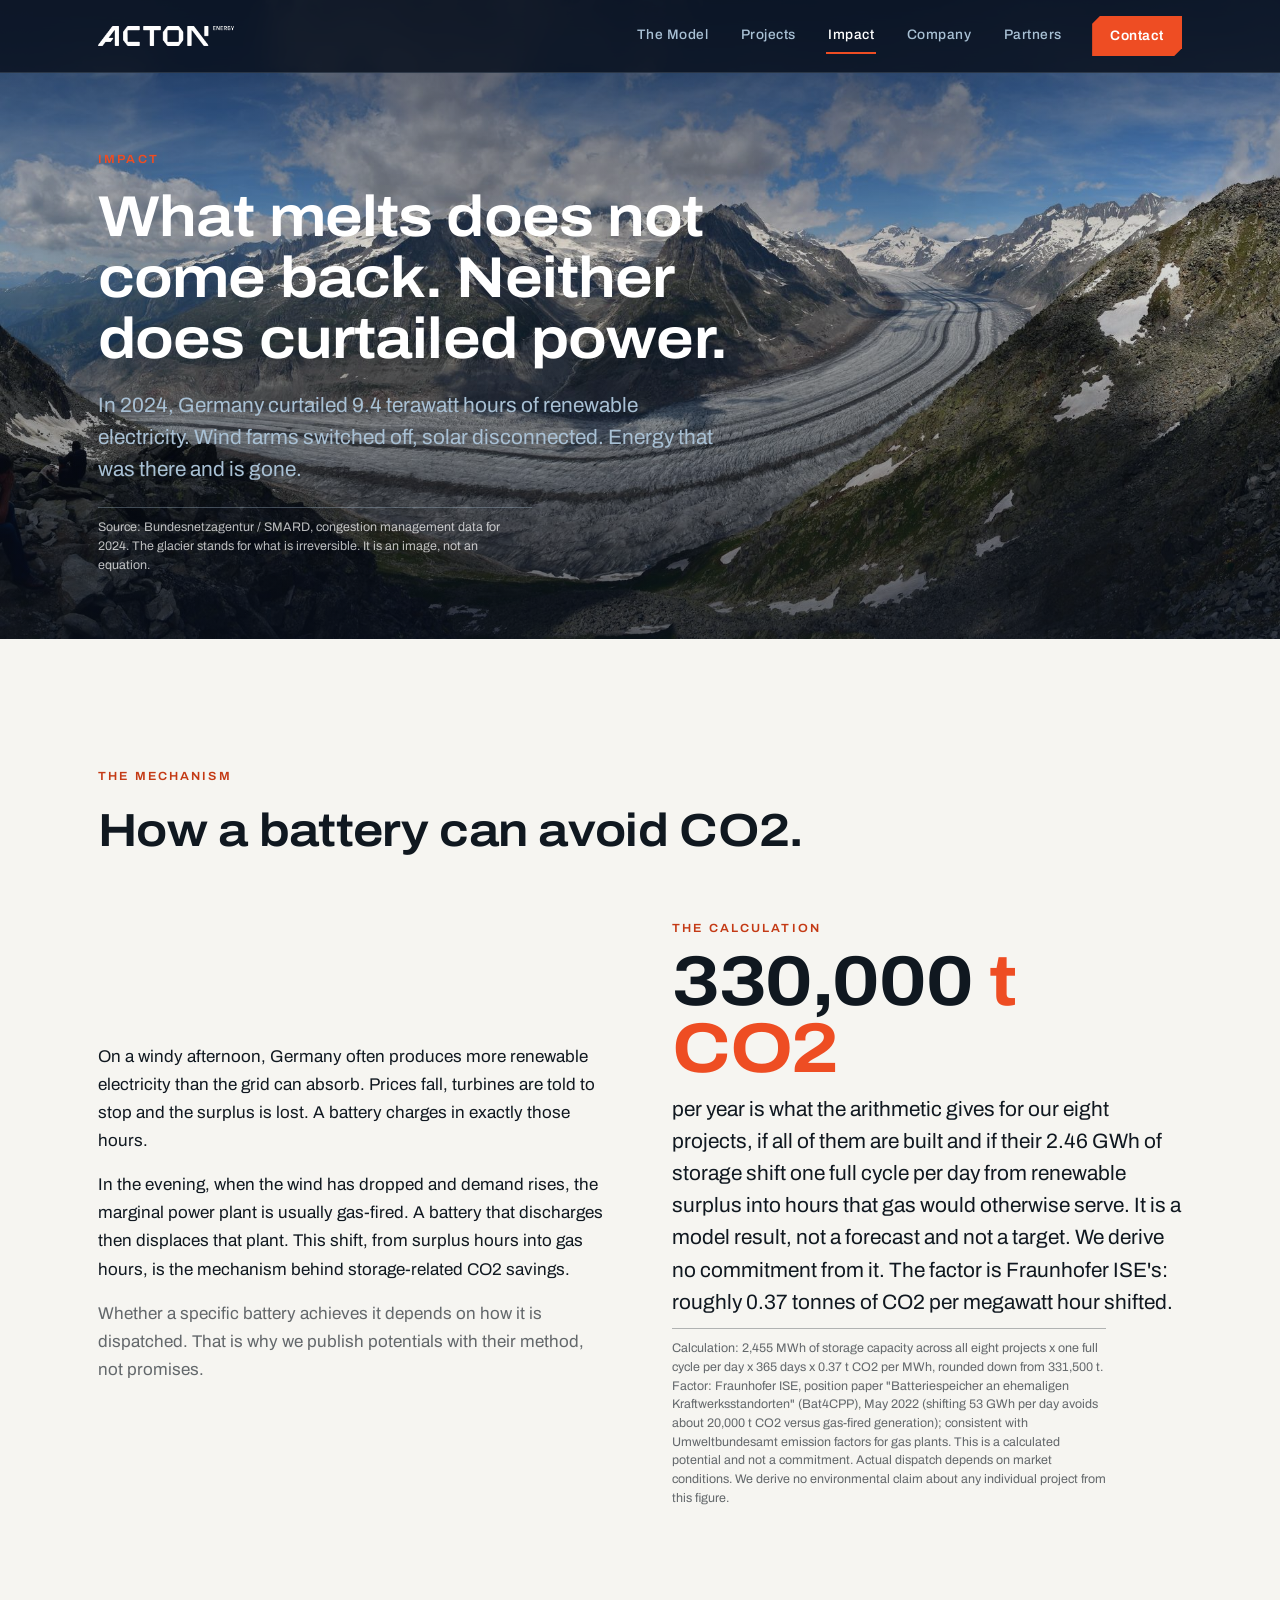
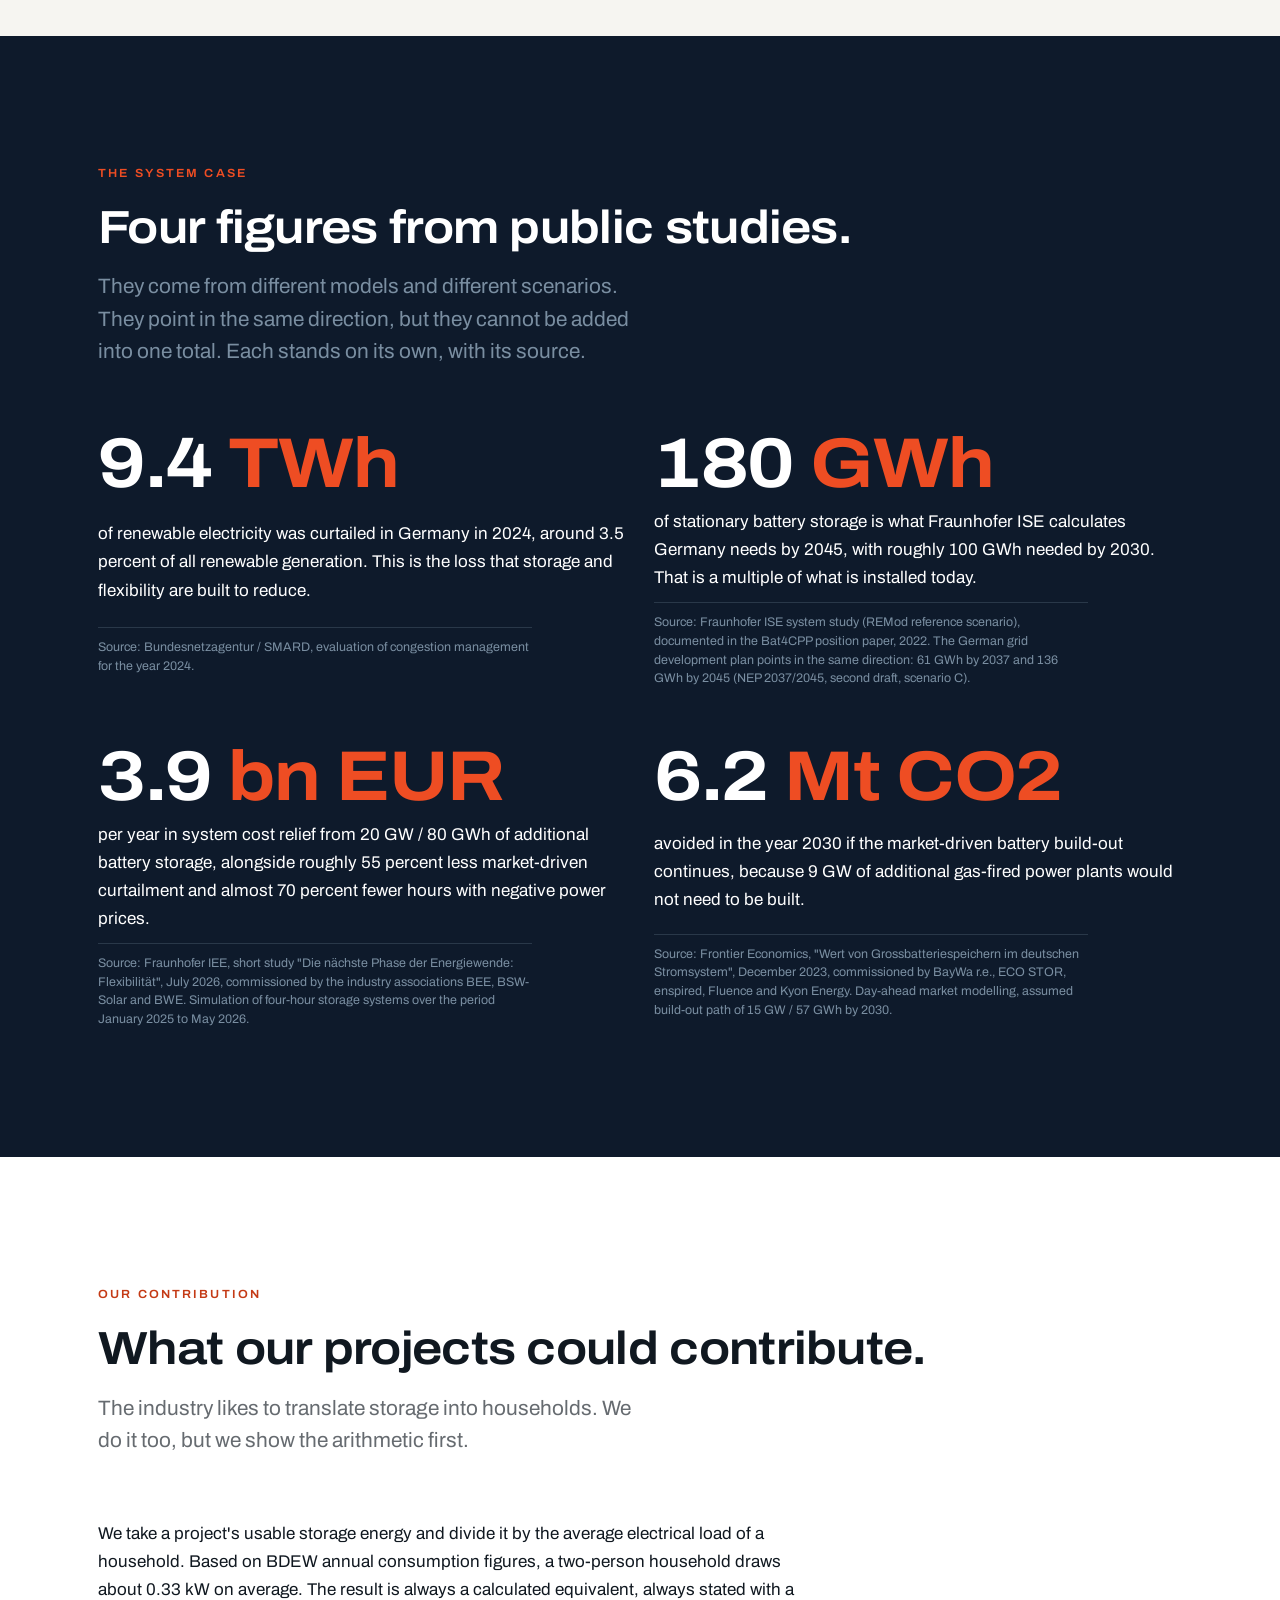
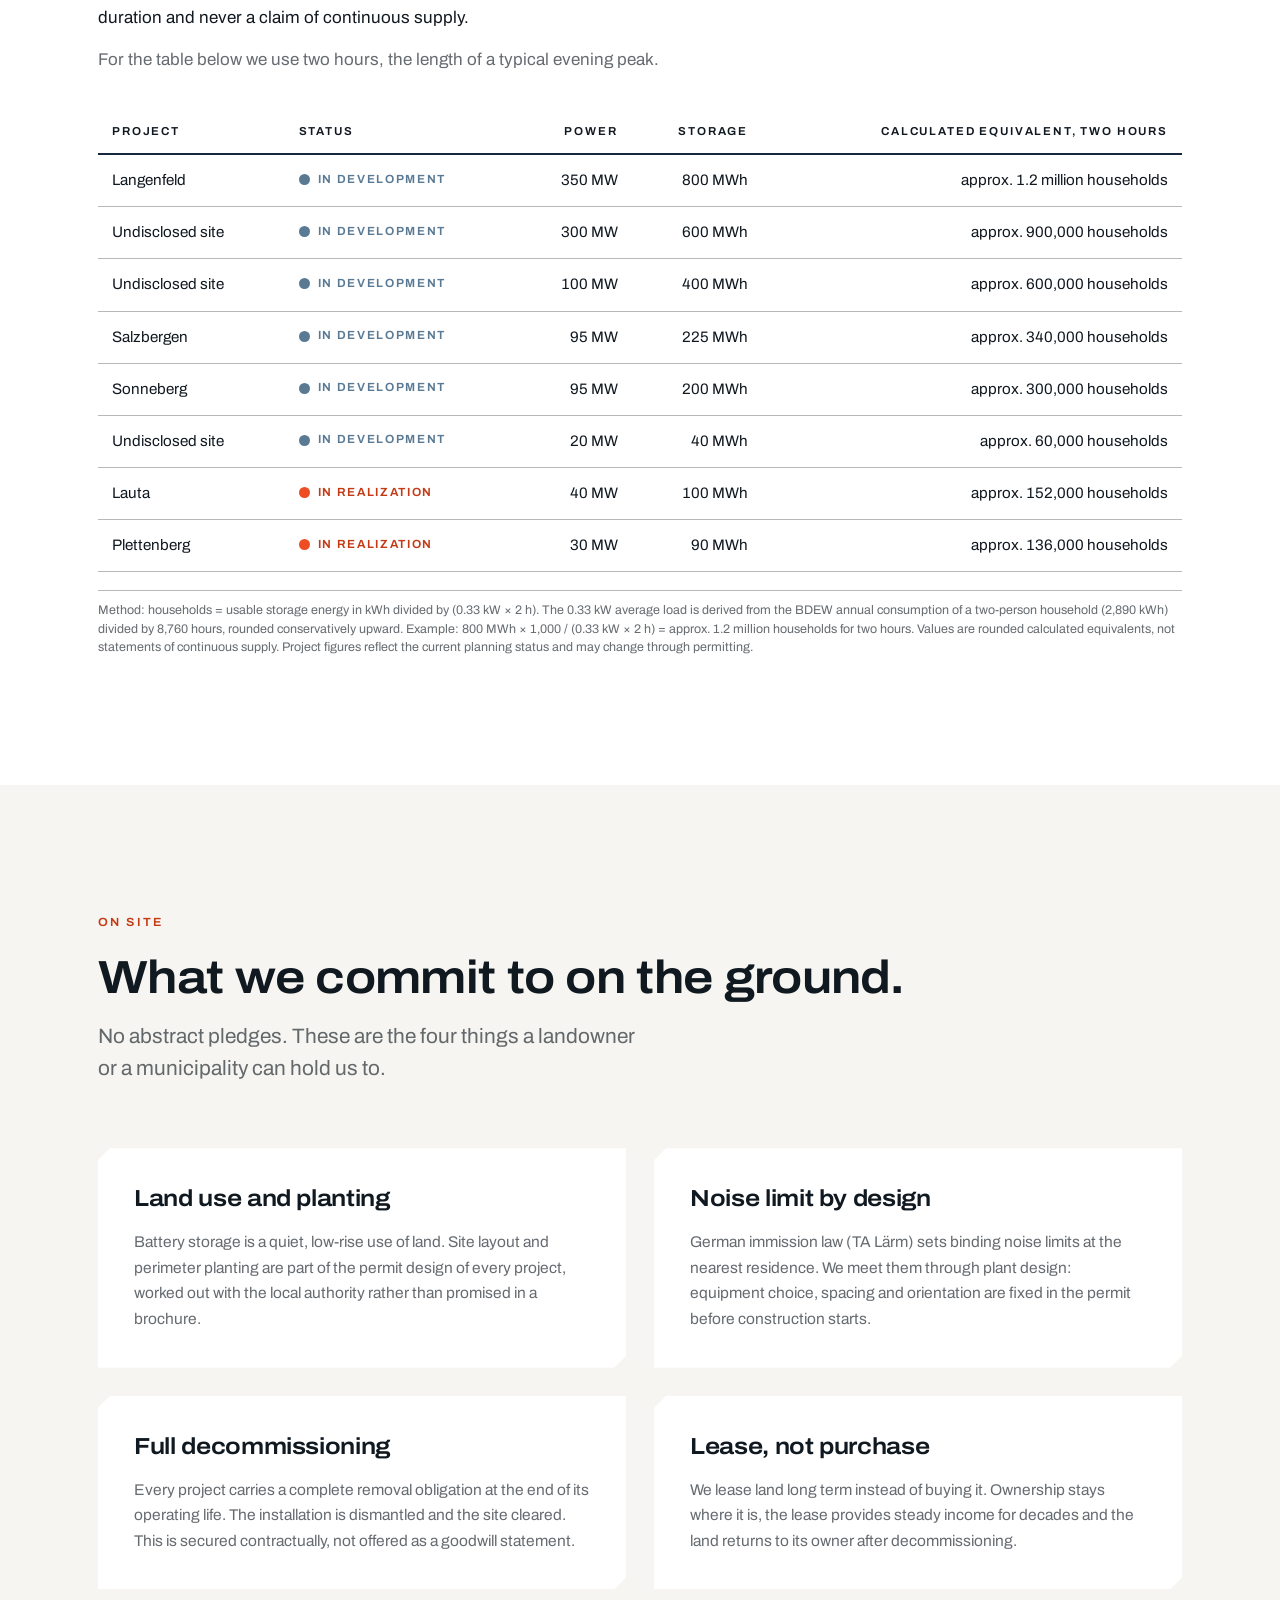
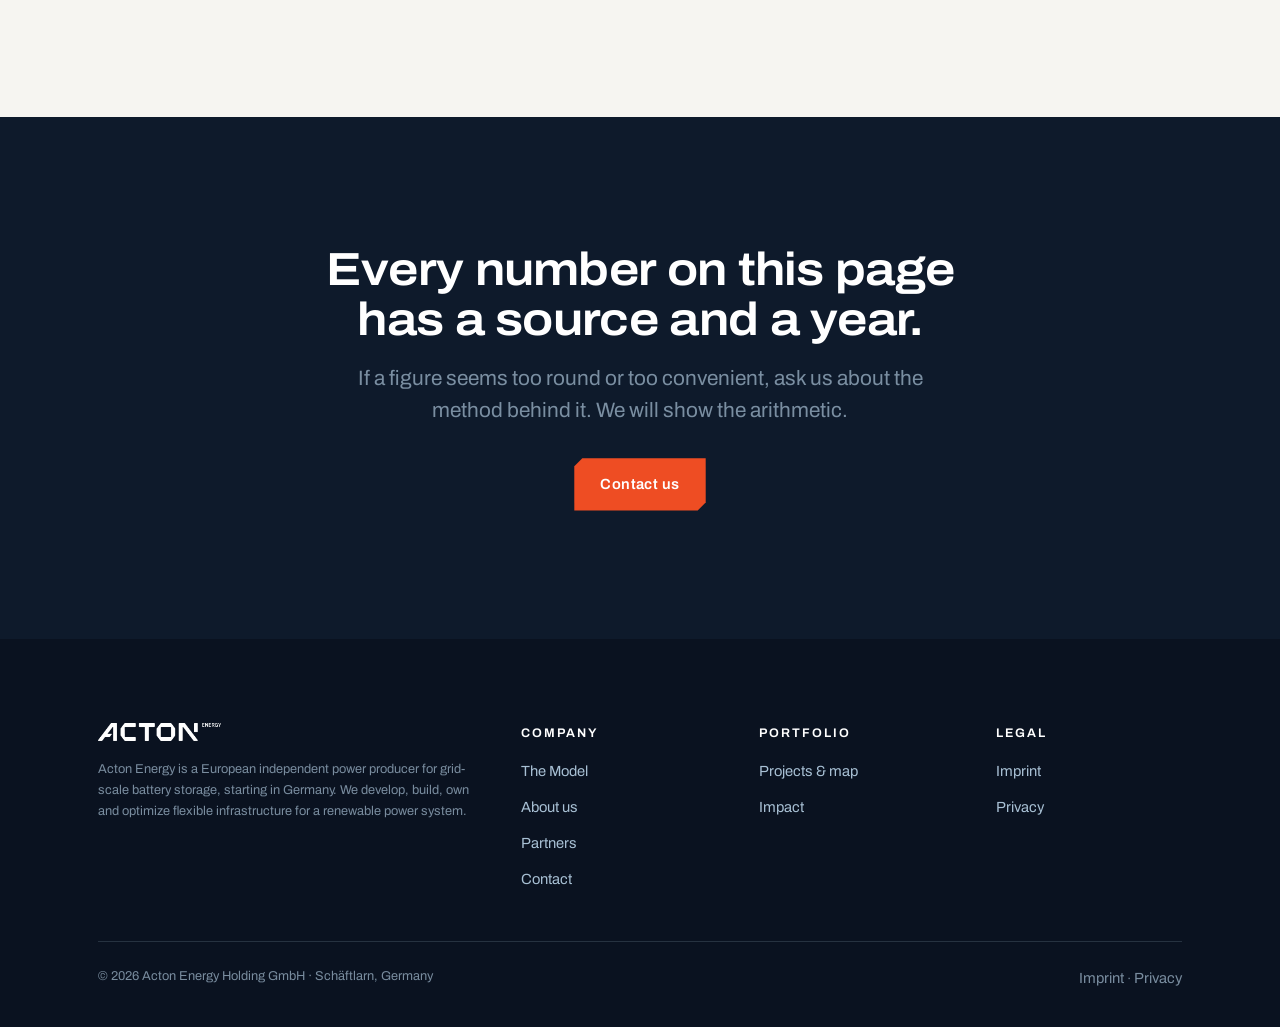
<file: impact.html>
<!DOCTYPE html>
<html lang="en">
<head>
<meta charset="utf-8">
<meta name="viewport" content="width=device-width, initial-scale=1">
<title>Impact | Acton Energy</title>
<meta name="description" content="How grid-scale battery storage can avoid CO2 and reduce curtailment in Germany: the mechanism, the system case and what Acton Energy's projects could contribute. Every figure on this page carries its source and year.">
<link rel="stylesheet" href="assets/site.css">
<link rel="preload" href="assets/fonts/Archivo.woff2" as="font" type="font/woff2" crossorigin>
<link rel="icon" href="data:image/svg+xml,<svg xmlns='http://www.w3.org/2000/svg' viewBox='0 0 100 100'><circle cx='50' cy='50' r='14' fill='%23EE4D23'/><circle cx='50' cy='50' r='38' fill='none' stroke='%23EE4D23' stroke-width='11'/></svg>">
<link rel="icon" type="image/png" sizes="32x32" href="assets/img/favicon-32.png">
<link rel="apple-touch-icon" href="assets/img/apple-touch-icon.png">
<link rel="canonical" href="https://acton.energy/impact.html">
<meta property="og:type" content="website">
<meta property="og:site_name" content="Acton Energy">
<meta property="og:title" content="Impact | Acton Energy">
<meta property="og:description" content="How grid-scale battery storage can avoid CO2 and reduce curtailment in Germany: the mechanism, the system case and what Acton Energy's projects could contribute. Every figure on this page carries its source and year.">
<meta property="og:url" content="https://acton.energy/impact.html">
<meta property="og:image" content="https://acton.energy/assets/img/og.jpg">
<meta name="twitter:card" content="summary_large_image">
<noscript><style>.reveal,.reveal-stagger>*{opacity:1;transform:none}</style></noscript>
</head>
<body>

<header class="site-header">
  <div class="wrap">
    <a class="brand" href="index.html" aria-label="Acton Energy home">
      <img src="assets/img/logo_white.png" alt="Acton Energy" width="900" height="132">
    </a>
    <button class="nav-toggle" aria-label="Menu" aria-expanded="false" aria-controls="site-nav"><span></span></button>
    <nav class="site-nav" id="site-nav" aria-label="Main">
      <a href="model.html">The Model</a>
      <a href="projects.html">Projects</a>
      <a href="impact.html">Impact</a>
      <a href="company.html">Company</a>
      <a href="partners.html">Partners</a>
      <a class="nav-cta" href="contact.html">Contact</a>
    </nav>
  </div>
</header>

<main>

<!-- OPENING: GLACIER BAND -->
<div class="image-band">
  <img src="assets/img/glacier.jpg" alt="Aletsch glacier ice field">
  <div class="band-overlay"></div>
  <div class="wrap" style="display:flex;align-items:flex-end;min-height:inherit;padding-top:150px;padding-bottom:64px">
    <div style="max-width:760px">
      <span class="label label--signal" style="display:block;margin-bottom:16px">Impact</span>
      <h1 style="color:#fff;font-size:clamp(2.1rem,4.6vw,3.6rem);max-width:24ch">What melts does not come back. Neither does curtailed power.</h1>
      <p class="lede" style="color:var(--dove);margin-top:20px;max-width:52ch">In 2024, Germany curtailed 9.4 terawatt hours of renewable electricity. Wind farms switched off, solar disconnected. Energy that was there and is gone.</p>
      <p class="footnote" style="color:rgba(255,255,255,.72);border-top-color:rgba(168,192,212,.35);margin-top:22px">Source: Bundesnetzagentur / SMARD, congestion management data for 2024. The glacier stands for what is irreversible. It is an image, not an equation.</p>
    </div>
  </div>
</div>

<!-- THE MECHANISM -->
<section class="section section--paper">
  <div class="wrap">
    <div class="section-head reveal">
      <span class="label label--signal">The mechanism</span>
      <h2>How a battery can avoid CO2.</h2>
    </div>
    <div class="split">
      <div class="reveal-stagger">
        <p style="margin-bottom:16px">On a windy afternoon, Germany often produces more renewable electricity than the grid can absorb. Prices fall, turbines are told to stop and the surplus is lost. A battery charges in exactly those hours.</p>
        <p style="margin-bottom:16px">In the evening, when the wind has dropped and demand rises, the marginal power plant is usually gas-fired. A battery that discharges then displaces that plant. This shift, from surplus hours into gas hours, is the mechanism behind storage-related CO2 savings.</p>
        <p class="muted">Whether a specific battery achieves it depends on how it is dispatched. That is why we publish potentials with their method, not promises.</p>
      </div>
      <div class="fact reveal">
        <span class="label label--signal">The calculation</span>
        <span class="fact-value num">330,000 <em>t CO2</em></span>
        <p class="lede">per year is what the arithmetic gives for our eight projects, if all of them are built and if their 2.46 GWh of storage shift one full cycle per day from renewable surplus into hours that gas would otherwise serve. It is a model result, not a forecast and not a target. We derive no commitment from it. The factor is Fraunhofer ISE's: roughly 0.37 tonnes of CO2 per megawatt hour shifted.</p>
        <p class="footnote">Calculation: 2,455 MWh of storage capacity across all eight projects x one full cycle per day x 365 days x 0.37 t CO2 per MWh, rounded down from 331,500 t. Factor: Fraunhofer ISE, position paper "Batteriespeicher an ehemaligen Kraftwerksstandorten" (Bat4CPP), May 2022 (shifting 53 GWh per day avoids about 20,000 t CO2 versus gas-fired generation); consistent with Umweltbundesamt emission factors for gas plants. This is a calculated potential and not a commitment. Actual dispatch depends on market conditions. We derive no environmental claim about any individual project from this figure.</p>
      </div>
    </div>
  </div>
</section>

<!-- THE SYSTEM CASE -->
<section class="section section--navy">
  <div class="wrap">
    <div class="section-head reveal">
      <span class="label label--signal">The system case</span>
      <h2>Four figures from public studies.</h2>
      <p class="lede muted">They come from different models and different scenarios. They point in the same direction, but they cannot be added into one total. Each stands on its own, with its source.</p>
    </div>
    <div class="card-grid card-grid--2 reveal-stagger" style="row-gap:clamp(36px,5vw,56px)">
      <div class="fact">
        <span class="fact-value num">9.4 <em>TWh</em></span>
        <p>of renewable electricity was curtailed in Germany in 2024, around 3.5 percent of all renewable generation. This is the loss that storage and flexibility are built to reduce.</p>
        <p class="footnote">Source: Bundesnetzagentur / SMARD, evaluation of congestion management for the year 2024.</p>
      </div>
      <div class="fact">
        <span class="fact-value num">180 <em>GWh</em></span>
        <p>of stationary battery storage is what Fraunhofer ISE calculates Germany needs by 2045, with roughly 100 GWh needed by 2030. That is a multiple of what is installed today.</p>
        <p class="footnote">Source: Fraunhofer ISE system study (REMod reference scenario), documented in the Bat4CPP position paper, 2022. The German grid development plan points in the same direction: 61 GWh by 2037 and 136 GWh by 2045 (NEP 2037/2045, second draft, scenario C).</p>
      </div>
      <div class="fact">
        <span class="fact-value num">3.9 <em>bn EUR</em></span>
        <p>per year in system cost relief from 20 GW / 80 GWh of additional battery storage, alongside roughly 55 percent less market-driven curtailment and almost 70 percent fewer hours with negative power prices.</p>
        <p class="footnote">Source: Fraunhofer IEE, short study "Die nächste Phase der Energiewende: Flexibilität", July 2026, commissioned by the industry associations BEE, BSW-Solar and BWE. Simulation of four-hour storage systems over the period January 2025 to May 2026.</p>
      </div>
      <div class="fact">
        <span class="fact-value num">6.2 <em>Mt CO2</em></span>
        <p>avoided in the year 2030 if the market-driven battery build-out continues, because 9 GW of additional gas-fired power plants would not need to be built.</p>
        <p class="footnote">Source: Frontier Economics, "Wert von Grossbatteriespeichern im deutschen Stromsystem", December 2023, commissioned by BayWa r.e., ECO STOR, enspired, Fluence and Kyon Energy. Day-ahead market modelling, assumed build-out path of 15 GW / 57 GWh by 2030.</p>
      </div>
    </div>
  </div>
</section>

<!-- WHAT OUR PROJECTS CONTRIBUTE -->
<section class="section section--white on-paper">
  <div class="wrap">
    <div class="section-head reveal">
      <span class="label label--signal">Our contribution</span>
      <h2>What our projects could contribute.</h2>
      <p class="lede muted">The industry likes to translate storage into households. We do it too, but we show the arithmetic first.</p>
    </div>
    <div class="reveal" style="max-width:72ch;margin-bottom:36px">
      <p style="margin-bottom:14px">We take a project's usable storage energy and divide it by the average electrical load of a household. Based on BDEW annual consumption figures, a two-person household draws about 0.33 kW on average. The result is always a calculated equivalent, always stated with a duration and never a claim of continuous supply.</p>
      <p class="muted">For the table below we use two hours, the length of a typical evening peak.</p>
    </div>
    <div class="table-scroll reveal">
      <table class="data-table">
        <thead>
          <tr>
            <th scope="col">Project</th>
            <th scope="col">Status</th>
            <th class="num">Power</th>
            <th class="num">Storage</th>
            <th class="num">Calculated equivalent, two hours</th>
          </tr>
        </thead>
        <tbody>
          <tr>
            <td>Langenfeld</td>
            <td><span class="badge badge--development"><span class="dot"></span>In development</span></td>
            <td class="num">350 MW</td>
            <td class="num">800 MWh</td>
            <td class="num">approx. 1.2 million households</td>
          </tr>
          <tr>
            <td>Undisclosed site</td>
            <td><span class="badge badge--development"><span class="dot"></span>In development</span></td>
            <td class="num">300 MW</td>
            <td class="num">600 MWh</td>
            <td class="num">approx. 900,000 households</td>
          </tr>
          <tr>
            <td>Undisclosed site</td>
            <td><span class="badge badge--development"><span class="dot"></span>In development</span></td>
            <td class="num">100 MW</td>
            <td class="num">400 MWh</td>
            <td class="num">approx. 600,000 households</td>
          </tr>
          <tr>
            <td>Salzbergen</td>
            <td><span class="badge badge--development"><span class="dot"></span>In development</span></td>
            <td class="num">95 MW</td>
            <td class="num">225 MWh</td>
            <td class="num">approx. 340,000 households</td>
          </tr>
          <tr>
            <td>Sonneberg</td>
            <td><span class="badge badge--development"><span class="dot"></span>In development</span></td>
            <td class="num">95 MW</td>
            <td class="num">200 MWh</td>
            <td class="num">approx. 300,000 households</td>
          </tr>
          <tr>
            <td>Undisclosed site</td>
            <td><span class="badge badge--development"><span class="dot"></span>In development</span></td>
            <td class="num">20 MW</td>
            <td class="num">40 MWh</td>
            <td class="num">approx. 60,000 households</td>
          </tr>
          <tr>
            <td>Lauta</td>
            <td><span class="badge badge--realization"><span class="dot"></span>In realization</span></td>
            <td class="num">40 MW</td>
            <td class="num">100 MWh</td>
            <td class="num">approx. 152,000 households</td>
          </tr>
          <tr>
            <td>Plettenberg</td>
            <td><span class="badge badge--realization"><span class="dot"></span>In realization</span></td>
            <td class="num">30 MW</td>
            <td class="num">90 MWh</td>
            <td class="num">approx. 136,000 households</td>
          </tr>
        </tbody>
      </table>
    </div>
    <p class="footnote reveal" style="margin-top:18px;max-width:none">Method: households = usable storage energy in kWh divided by (0.33 kW × 2 h). The 0.33 kW average load is derived from the BDEW annual consumption of a two-person household (2,890 kWh) divided by 8,760 hours, rounded conservatively upward. Example: 800 MWh × 1,000 / (0.33 kW × 2 h) = approx. 1.2 million households for two hours. Values are rounded calculated equivalents, not statements of continuous supply. Project figures reflect the current planning status and may change through permitting.</p>
  </div>
</section>

<!-- ON SITE -->
<section class="section section--paper">
  <div class="wrap">
    <div class="section-head reveal">
      <span class="label label--signal">On site</span>
      <h2>What we commit to on the ground.</h2>
      <p class="lede muted">No abstract pledges. These are the four things a landowner or a municipality can hold us to.</p>
    </div>
    <div class="card-grid card-grid--2 reveal-stagger">
      <article class="card">
        <h3>Land use and planting</h3>
        <p class="muted">Battery storage is a quiet, low-rise use of land. Site layout and perimeter planting are part of the permit design of every project, worked out with the local authority rather than promised in a brochure.</p>
      </article>
      <article class="card">
        <h3>Noise limit by design</h3>
        <p class="muted">German immission law (TA Lärm) sets binding noise limits at the nearest residence. We meet them through plant design: equipment choice, spacing and orientation are fixed in the permit before construction starts.</p>
      </article>
      <article class="card">
        <h3>Full decommissioning</h3>
        <p class="muted">Every project carries a complete removal obligation at the end of its operating life. The installation is dismantled and the site cleared. This is secured contractually, not offered as a goodwill statement.</p>
      </article>
      <article class="card">
        <h3>Lease, not purchase</h3>
        <p class="muted">We lease land long term instead of buying it. Ownership stays where it is, the lease provides steady income for decades and the land returns to its owner after decommissioning.</p>
      </article>
    </div>
  </div>
</section>

<!-- CLOSING -->
<section class="section section--navy">
  <div class="wrap" style="text-align:center">
    <div class="reveal">
      <h2 style="max-width:24ch;margin:0 auto 18px">Every number on this page has a source and a year.</h2>
      <p class="lede muted" style="margin:0 auto 32px;max-width:52ch">If a figure seems too round or too convenient, ask us about the method behind it. We will show the arithmetic.</p>
      <a class="btn btn--signal" href="contact.html">Contact us</a>
    </div>
  </div>
</section>

</main>

<footer class="site-footer">
  <div class="wrap">
    <div class="footer-grid">
      <div>
        <img class="footer-logo" src="assets/img/logo_white.png" alt="Acton Energy">
        <p class="footer-note">Acton Energy is a European independent power producer for grid-scale battery storage, starting in Germany. We develop, build, own and optimize flexible infrastructure for a renewable power system.</p>
      </div>
      <div>
        <h4>Company</h4>
        <ul>
          <li><a href="model.html">The Model</a></li>
          <li><a href="company.html">About us</a></li>
          <li><a href="partners.html">Partners</a></li>
          <li><a href="contact.html">Contact</a></li>
        </ul>
      </div>
      <div>
        <h4>Portfolio</h4>
        <ul>
          <li><a href="projects.html">Projects &amp; map</a></li>
          <li><a href="impact.html">Impact</a></li>
        </ul>
      </div>
      <div>
        <h4>Legal</h4>
        <ul>
          <li><a href="imprint.html">Imprint</a></li>
          <li><a href="privacy.html">Privacy</a></li>
        </ul>
      </div>
    </div>
    <div class="footer-bottom">
      <span>© <span data-year>2026</span> Acton Energy Holding GmbH · Schäftlarn, Germany</span>
      <span><a href="imprint.html">Imprint</a> · <a href="privacy.html">Privacy</a></span>
    </div>
  </div>
</footer>

<script src="assets/site.js"></script>
</body>
</html>
</file>
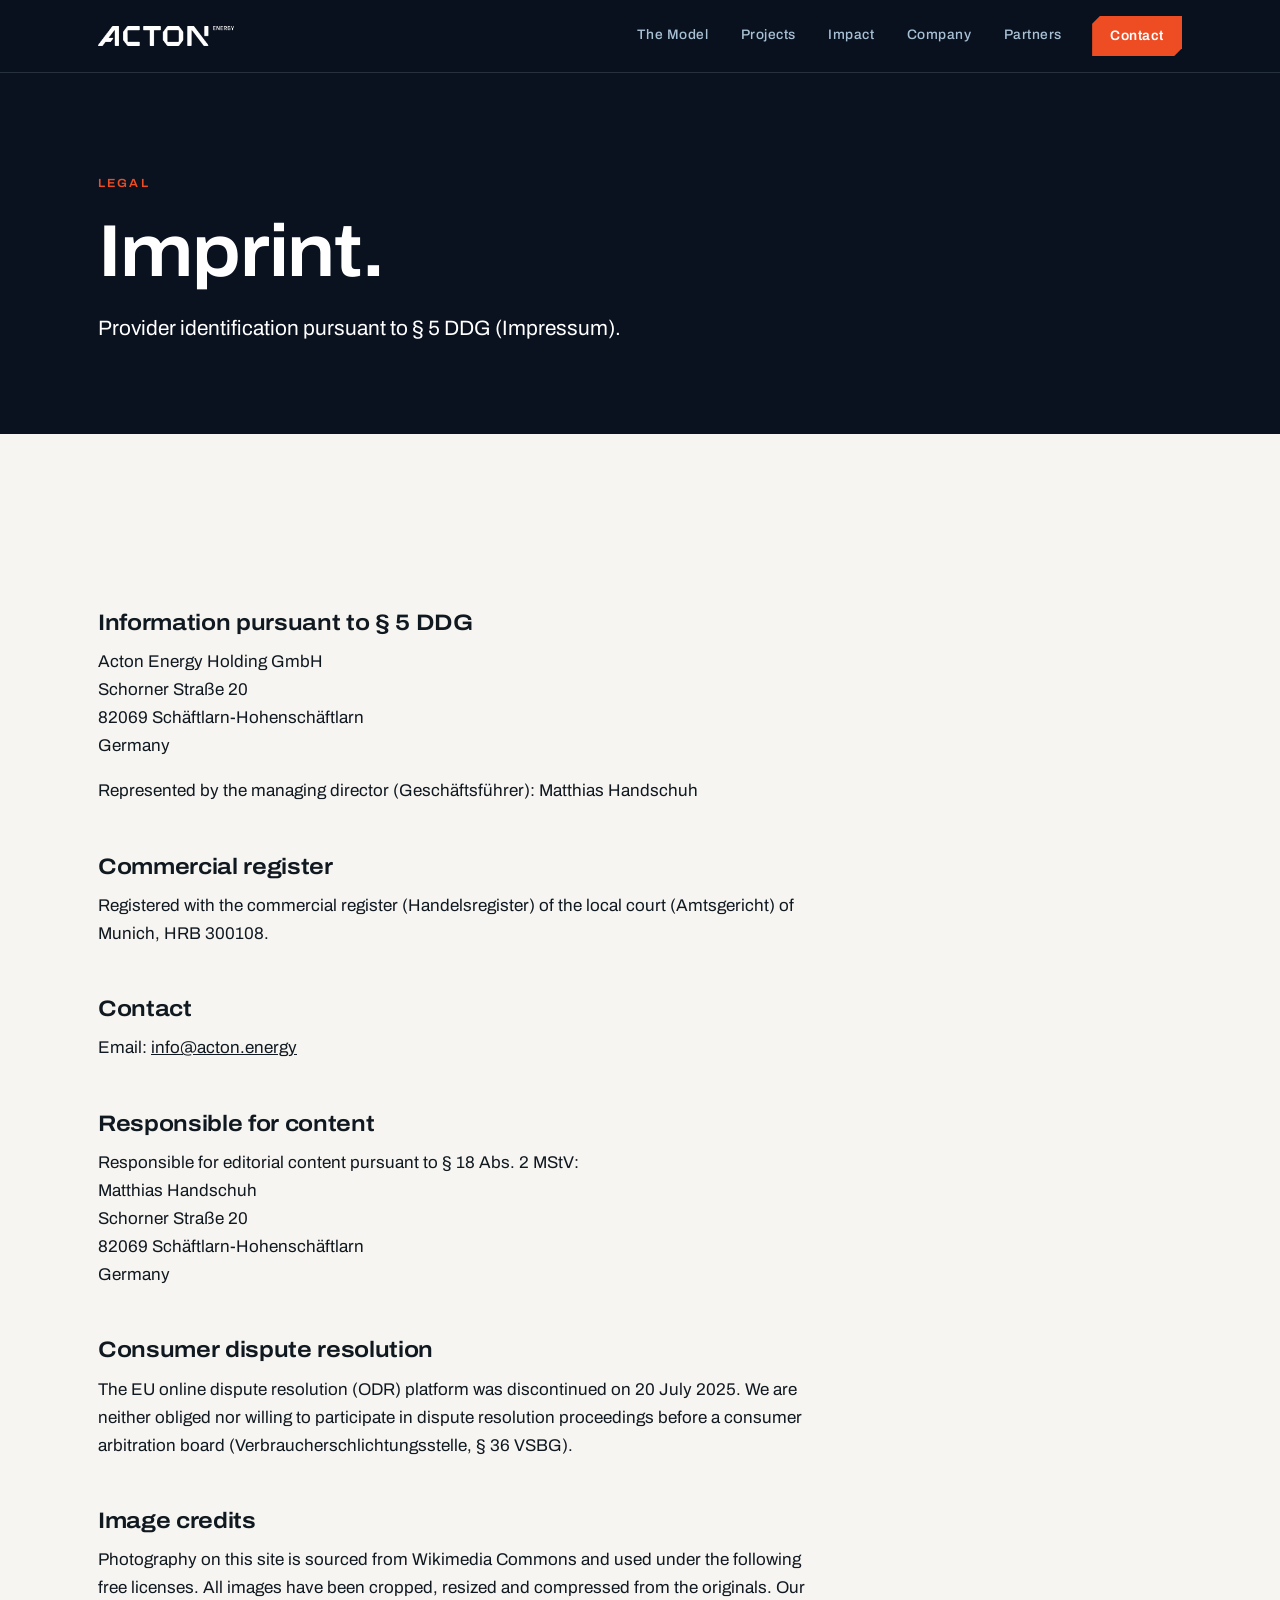
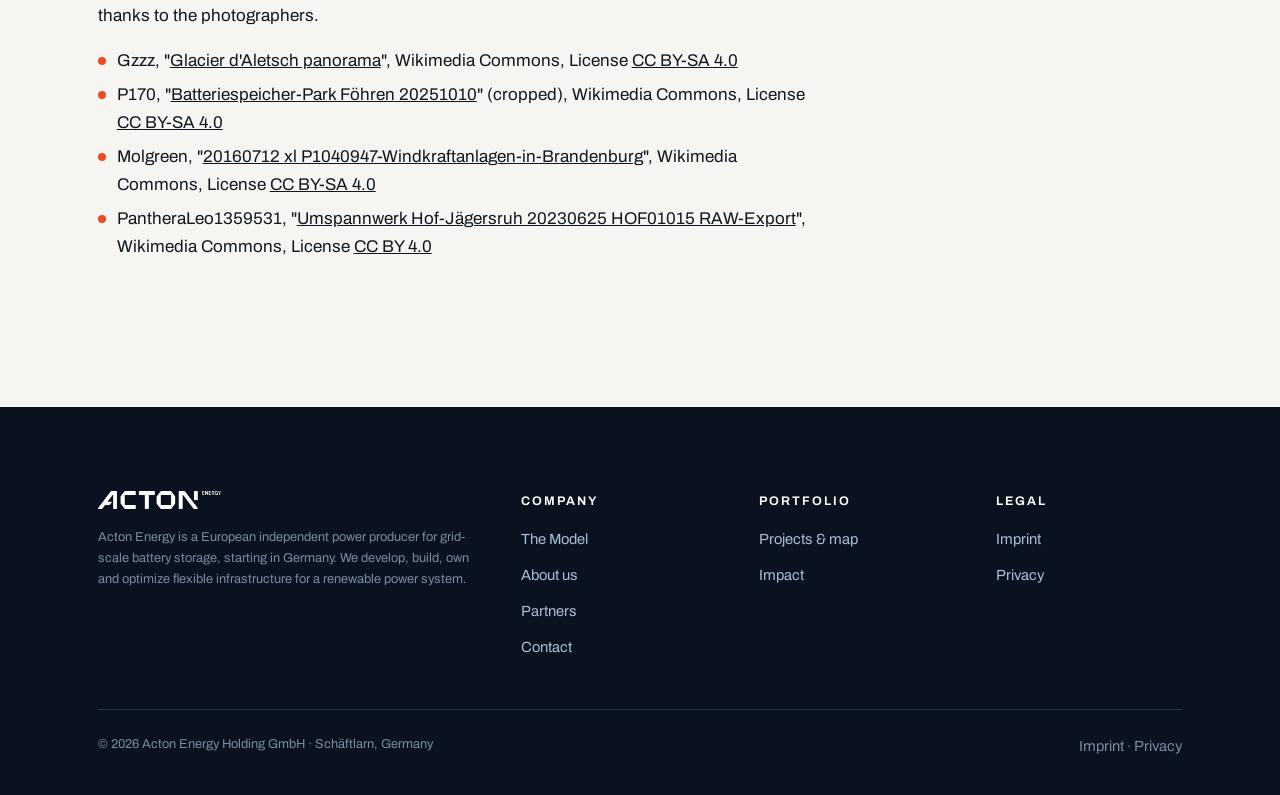
<file: imprint.html>
<!DOCTYPE html>
<html lang="en">
<head>
<meta charset="utf-8">
<meta name="viewport" content="width=device-width, initial-scale=1">
<title>Imprint | Acton Energy</title>
<meta name="description" content="Imprint (Impressum) of Acton Energy Holding GmbH pursuant to § 5 DDG: provider identification, commercial register, responsibility for content and image credits.">
<link rel="stylesheet" href="assets/site.css">
<link rel="preload" href="assets/fonts/Archivo.woff2" as="font" type="font/woff2" crossorigin>
<link rel="icon" href="data:image/svg+xml,<svg xmlns='http://www.w3.org/2000/svg' viewBox='0 0 100 100'><circle cx='50' cy='50' r='14' fill='%23EE4D23'/><circle cx='50' cy='50' r='38' fill='none' stroke='%23EE4D23' stroke-width='11'/></svg>">
<link rel="icon" type="image/png" sizes="32x32" href="assets/img/favicon-32.png">
<link rel="apple-touch-icon" href="assets/img/apple-touch-icon.png">
<link rel="canonical" href="https://acton.energy/imprint.html">
<meta property="og:type" content="website">
<meta property="og:site_name" content="Acton Energy">
<meta property="og:title" content="Imprint | Acton Energy">
<meta property="og:description" content="Imprint (Impressum) of Acton Energy Holding GmbH pursuant to § 5 DDG: provider identification, commercial register, responsibility for content and image credits.">
<meta property="og:url" content="https://acton.energy/imprint.html">
<meta property="og:image" content="https://acton.energy/assets/img/og.jpg">
<meta name="twitter:card" content="summary_large_image">
<noscript><style>.reveal,.reveal-stagger>*{opacity:1;transform:none}</style></noscript>
</head>
<body>

<header class="site-header">
  <div class="wrap">
    <a class="brand" href="index.html" aria-label="Acton Energy home">
      <img src="assets/img/logo_white.png" alt="Acton Energy" width="900" height="132">
    </a>
    <button class="nav-toggle" aria-label="Menu" aria-expanded="false" aria-controls="site-nav"><span></span></button>
    <nav class="site-nav" id="site-nav" aria-label="Main">
      <a href="model.html">The Model</a>
      <a href="projects.html">Projects</a>
      <a href="impact.html">Impact</a>
      <a href="company.html">Company</a>
      <a href="partners.html">Partners</a>
      <a class="nav-cta" href="contact.html">Contact</a>
    </nav>
  </div>
</header>

<main>

<section class="page-hero">
  <div class="wrap">
    <span class="label label--signal">Legal</span>
    <h1>Imprint.</h1>
    <p class="lede">Provider identification pursuant to § 5 DDG (Impressum).</p>
  </div>
</section>

<section class="section section--paper">
  <div class="wrap">
    <div class="prose reveal">

      <h2>Information pursuant to § 5 DDG</h2>
      <p>
        Acton Energy Holding GmbH<br>
        Schorner Straße 20<br>
        82069 Schäftlarn-Hohenschäftlarn<br>
        Germany
      </p>
      <p>Represented by the managing director (Geschäftsführer): Matthias Handschuh</p>

      <h2>Commercial register</h2>
      <p>Registered with the commercial register (Handelsregister) of the local court (Amtsgericht) of Munich, HRB 300108.</p>

      <h2>Contact</h2>
      <p>Email: <a href="mailto:info@acton.energy">info@acton.energy</a></p>

      <h2>Responsible for content</h2>
      <p>Responsible for editorial content pursuant to § 18 Abs. 2 MStV:<br>
        Matthias Handschuh<br>
        Schorner Straße 20<br>
        82069 Schäftlarn-Hohenschäftlarn<br>
        Germany
      </p>

      <h2>Consumer dispute resolution</h2>
      <p>The EU online dispute resolution (ODR) platform was discontinued on 20 July 2025. We are neither obliged nor willing to participate in dispute resolution proceedings before a consumer arbitration board (Verbraucherschlichtungsstelle, § 36 VSBG).</p>

      <h2>Image credits</h2>
      <p>Photography on this site is sourced from Wikimedia Commons and used under the following free licenses. All images have been cropped, resized and compressed from the originals. Our thanks to the photographers.</p>
      <ul>
        <li>Gzzz, "<a href="https://commons.wikimedia.org/wiki/File:Glacier_d%27Aletsch_panorama.jpg" target="_blank" rel="noopener">Glacier d'Aletsch panorama</a>", Wikimedia Commons, License <a href="https://creativecommons.org/licenses/by-sa/4.0" target="_blank" rel="noopener">CC BY-SA 4.0</a></li>
        <li>P170, "<a href="https://commons.wikimedia.org/wiki/File:Batteriespeicher-Park_F%C3%B6hren_20251010.jpg" target="_blank" rel="noopener">Batteriespeicher-Park Föhren 20251010</a>" (cropped), Wikimedia Commons, License <a href="https://creativecommons.org/licenses/by-sa/4.0" target="_blank" rel="noopener">CC BY-SA 4.0</a></li>
        <li>Molgreen, "<a href="https://commons.wikimedia.org/wiki/File:20160712_xl_P1040947-Windkraftanlagen-in-Brandenburg.jpg" target="_blank" rel="noopener">20160712 xl P1040947-Windkraftanlagen-in-Brandenburg</a>", Wikimedia Commons, License <a href="https://creativecommons.org/licenses/by-sa/4.0" target="_blank" rel="noopener">CC BY-SA 4.0</a></li>
        <li>PantheraLeo1359531, "<a href="https://commons.wikimedia.org/wiki/File:Umspannwerk_Hof-J%C3%A4gersruh_20230625_HOF01015_RAW-Export.png" target="_blank" rel="noopener">Umspannwerk Hof-Jägersruh 20230625 HOF01015 RAW-Export</a>", Wikimedia Commons, License <a href="https://creativecommons.org/licenses/by/4.0" target="_blank" rel="noopener">CC BY 4.0</a></li>
      </ul>

    </div>
  </div>
</section>

</main>

<footer class="site-footer">
  <div class="wrap">
    <div class="footer-grid">
      <div>
        <img class="footer-logo" src="assets/img/logo_white.png" alt="Acton Energy">
        <p class="footer-note">Acton Energy is a European independent power producer for grid-scale battery storage, starting in Germany. We develop, build, own and optimize flexible infrastructure for a renewable power system.</p>
      </div>
      <div>
        <h4>Company</h4>
        <ul>
          <li><a href="model.html">The Model</a></li>
          <li><a href="company.html">About us</a></li>
          <li><a href="partners.html">Partners</a></li>
          <li><a href="contact.html">Contact</a></li>
        </ul>
      </div>
      <div>
        <h4>Portfolio</h4>
        <ul>
          <li><a href="projects.html">Projects &amp; map</a></li>
          <li><a href="impact.html">Impact</a></li>
        </ul>
      </div>
      <div>
        <h4>Legal</h4>
        <ul>
          <li><a href="imprint.html">Imprint</a></li>
          <li><a href="privacy.html">Privacy</a></li>
        </ul>
      </div>
    </div>
    <div class="footer-bottom">
      <span>© <span data-year>2026</span> Acton Energy Holding GmbH · Schäftlarn, Germany</span>
      <span><a href="imprint.html">Imprint</a> · <a href="privacy.html">Privacy</a></span>
    </div>
  </div>
</footer>

<script src="assets/site.js"></script>
</body>
</html>
</file>
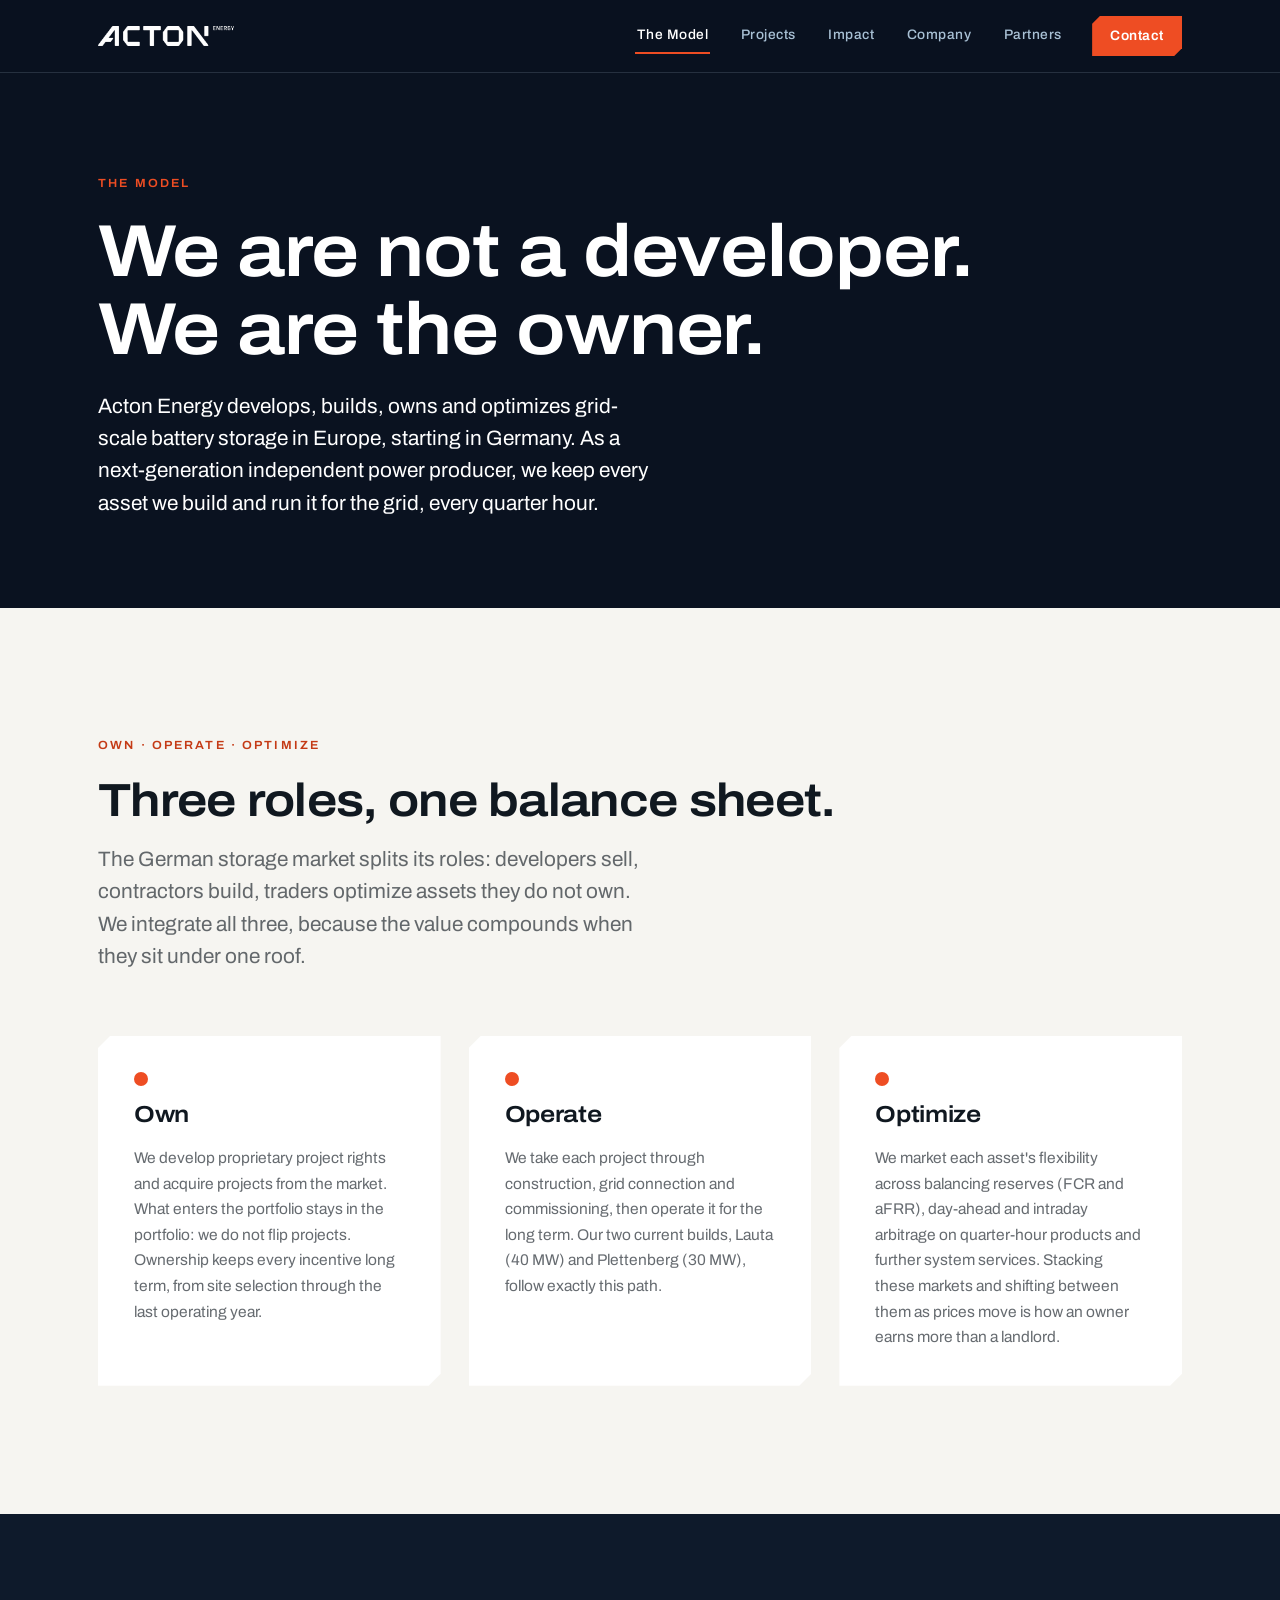
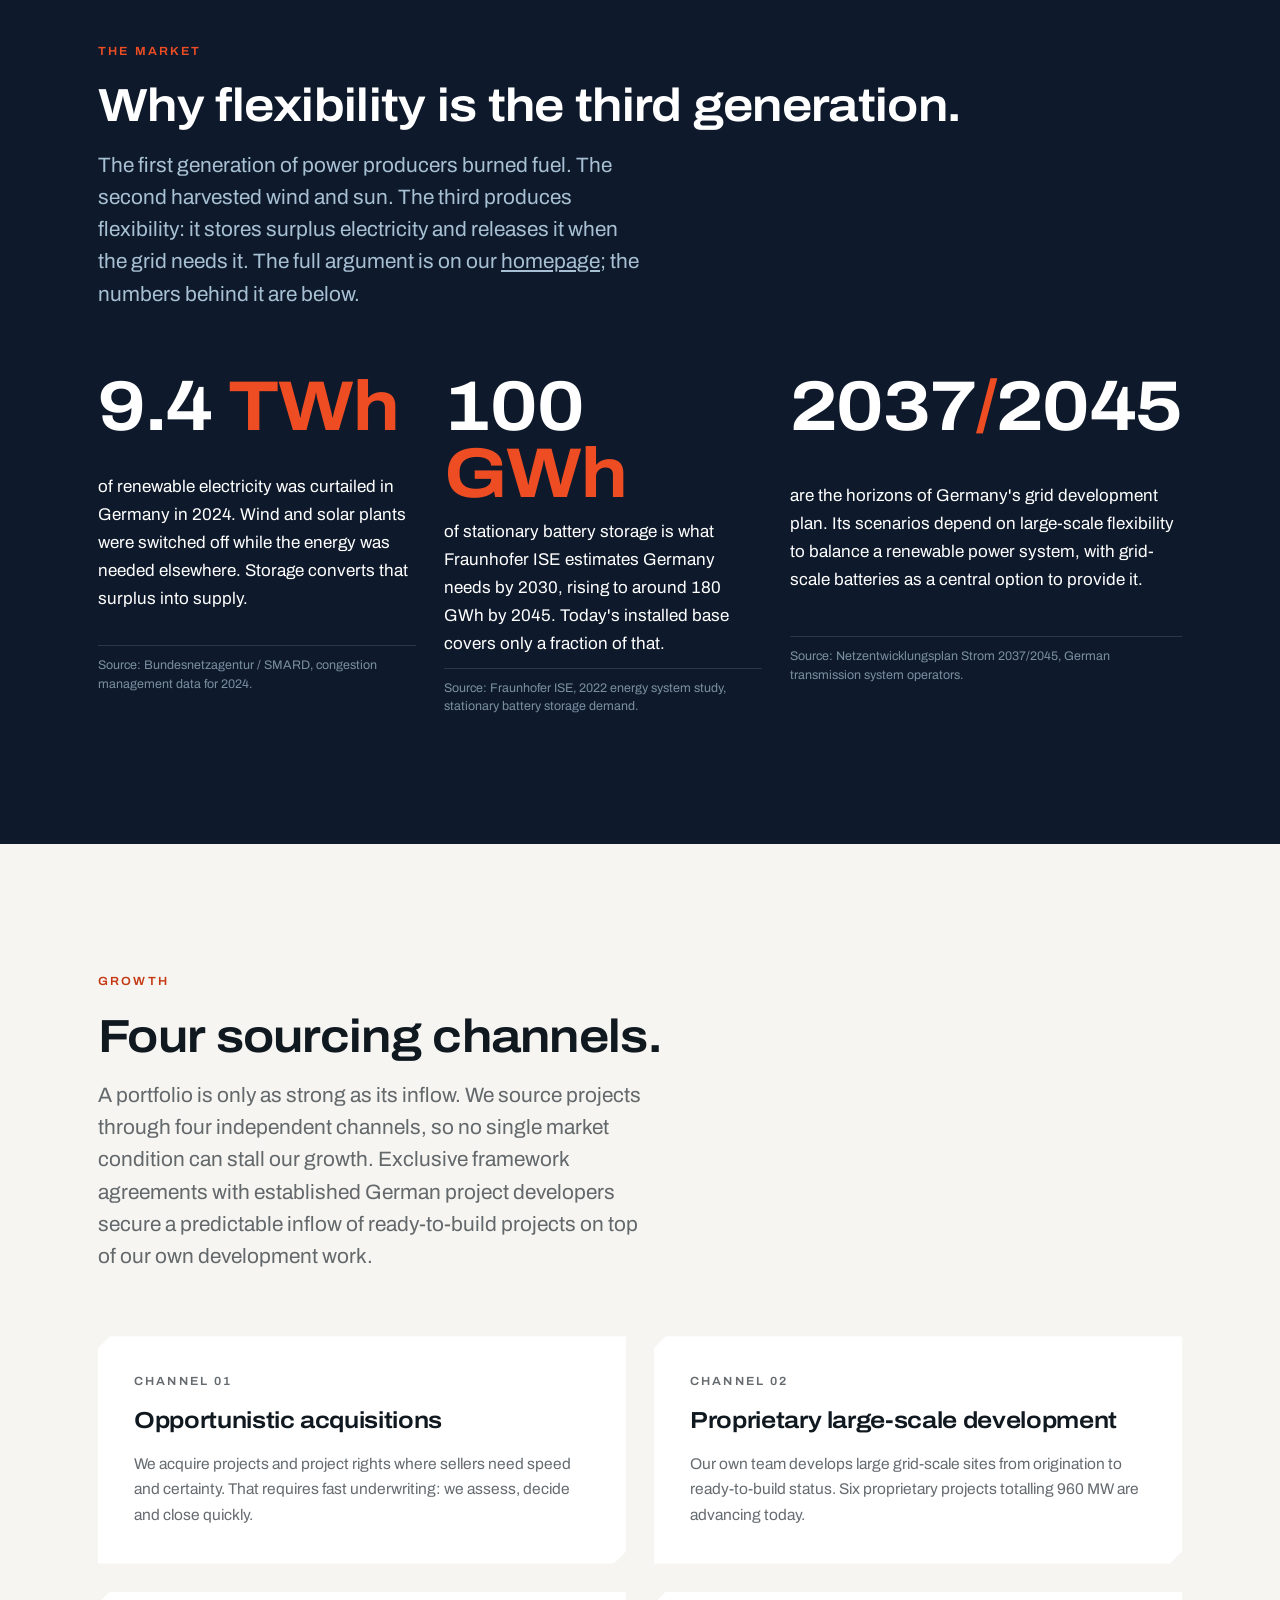
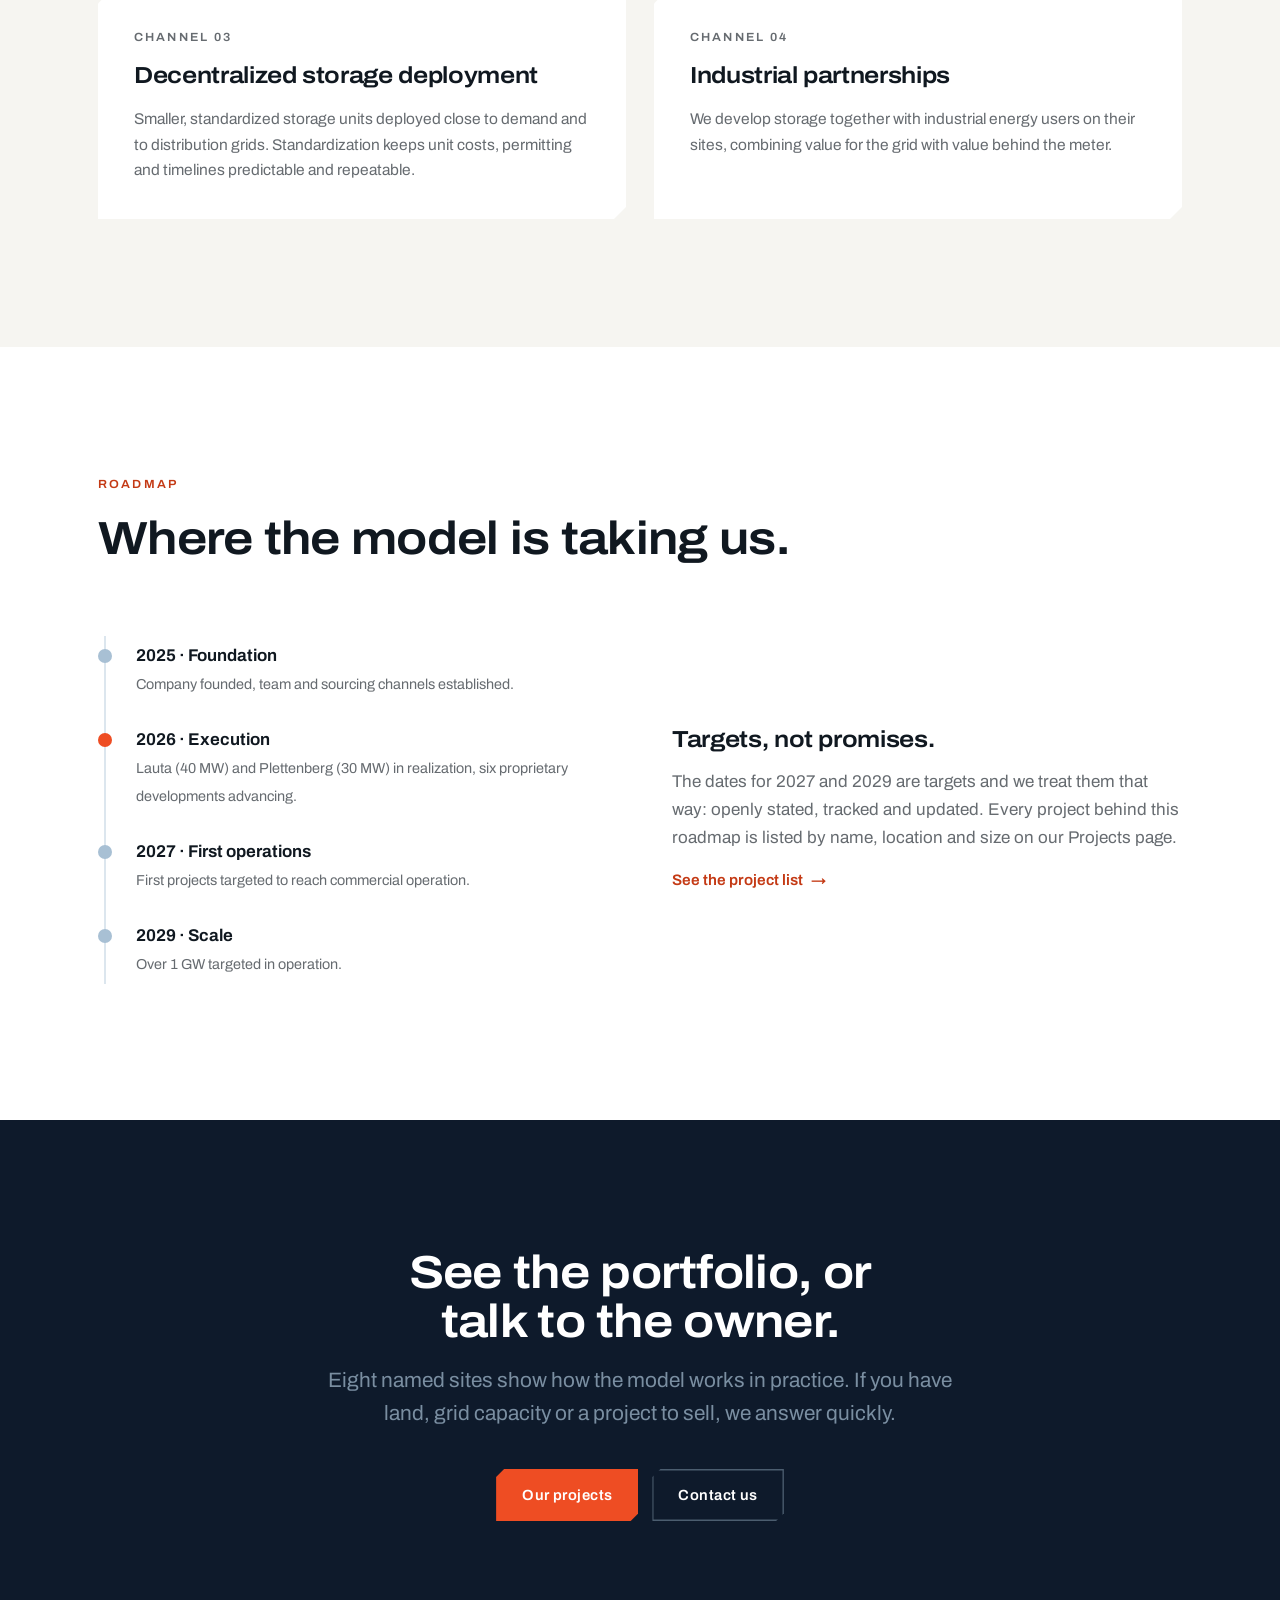
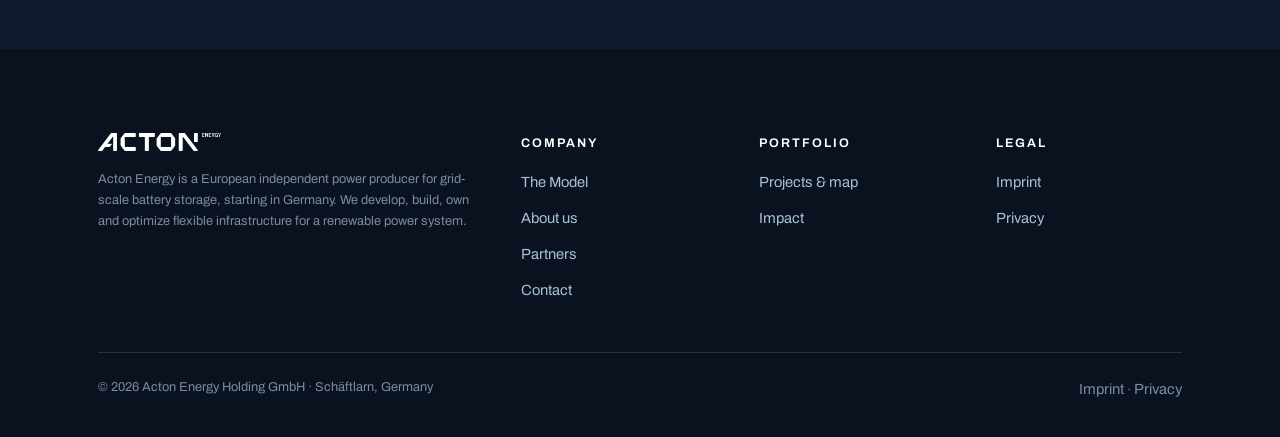
<file: model.html>
<!DOCTYPE html>
<html lang="en">
<head>
<meta charset="utf-8">
<meta name="viewport" content="width=device-width, initial-scale=1">
<title>The Model | Acton Energy</title>
<meta name="description" content="How Acton Energy's own-operate-optimize model works: proprietary development and acquisitions, long-term operation and flexibility marketing across FCR, aFRR, day-ahead and intraday markets in Germany and further European markets.">
<link rel="stylesheet" href="assets/site.css">
<link rel="preload" href="assets/fonts/Archivo.woff2" as="font" type="font/woff2" crossorigin>
<link rel="icon" href="data:image/svg+xml,<svg xmlns='http://www.w3.org/2000/svg' viewBox='0 0 100 100'><circle cx='50' cy='50' r='14' fill='%23EE4D23'/><circle cx='50' cy='50' r='38' fill='none' stroke='%23EE4D23' stroke-width='11'/></svg>">
<link rel="icon" type="image/png" sizes="32x32" href="assets/img/favicon-32.png">
<link rel="apple-touch-icon" href="assets/img/apple-touch-icon.png">
<link rel="canonical" href="https://acton.energy/model.html">
<meta property="og:type" content="website">
<meta property="og:site_name" content="Acton Energy">
<meta property="og:title" content="The Model | Acton Energy">
<meta property="og:description" content="How Acton Energy's own-operate-optimize model works: proprietary development and acquisitions, long-term operation and flexibility marketing across FCR, aFRR, day-ahead and intraday markets in Germany and further European markets.">
<meta property="og:url" content="https://acton.energy/model.html">
<meta property="og:image" content="https://acton.energy/assets/img/og.jpg">
<meta name="twitter:card" content="summary_large_image">
<noscript><style>.reveal,.reveal-stagger>*{opacity:1;transform:none}</style></noscript>
</head>
<body>

<header class="site-header">
  <div class="wrap">
    <a class="brand" href="index.html" aria-label="Acton Energy home">
      <img src="assets/img/logo_white.png" alt="Acton Energy" width="900" height="132">
    </a>
    <button class="nav-toggle" aria-label="Menu" aria-expanded="false" aria-controls="site-nav"><span></span></button>
    <nav class="site-nav" id="site-nav" aria-label="Main">
      <a href="model.html">The Model</a>
      <a href="projects.html">Projects</a>
      <a href="impact.html">Impact</a>
      <a href="company.html">Company</a>
      <a href="partners.html">Partners</a>
      <a class="nav-cta" href="contact.html">Contact</a>
    </nav>
  </div>
</header>

<main>

<!-- PAGE HERO -->
<section class="page-hero">
  <div class="wrap">
    <span class="label label--signal">The Model</span>
    <h1>We are not a developer. We are the owner.</h1>
    <p class="lede">Acton Energy develops, builds, owns and optimizes grid-scale battery storage in Europe, starting in Germany. As a next-generation independent power producer, we keep every asset we build and run it for the grid, every quarter hour.</p>
  </div>
</section>

<!-- OWN / OPERATE / OPTIMIZE -->
<section class="section section--paper">
  <div class="wrap">
    <div class="section-head reveal">
      <span class="label label--signal">Own · Operate · Optimize</span>
      <h2>Three roles, one balance sheet.</h2>
      <p class="lede muted">The German storage market splits its roles: developers sell, contractors build, traders optimize assets they do not own. We integrate all three, because the value compounds when they sit under one roof.</p>
    </div>
    <div class="card-grid card-grid--3 reveal-stagger">
      <article class="card">
        <span class="octa" aria-hidden="true"></span>
        <h3>Own</h3>
        <p class="muted">We develop proprietary project rights and acquire projects from the market. What enters the portfolio stays in the portfolio: we do not flip projects. Ownership keeps every incentive long term, from site selection through the last operating year.</p>
      </article>
      <article class="card">
        <span class="octa" aria-hidden="true"></span>
        <h3>Operate</h3>
        <p class="muted">We take each project through construction, grid connection and commissioning, then operate it for the long term. Our two current builds, Lauta (<span class="num">40 MW</span>) and Plettenberg (<span class="num">30 MW</span>), follow exactly this path.</p>
      </article>
      <article class="card">
        <span class="octa" aria-hidden="true"></span>
        <h3>Optimize</h3>
        <p class="muted">We market each asset's flexibility across balancing reserves (FCR and aFRR), day-ahead and intraday arbitrage on quarter-hour products and further system services. Stacking these markets and shifting between them as prices move is how an owner earns more than a landlord.</p>
      </article>
    </div>
  </div>
</section>

<!-- WHY FLEXIBILITY IS THE THIRD GENERATION -->
<section class="section section--navy">
  <div class="wrap">
    <div class="section-head reveal">
      <span class="label label--signal">The Market</span>
      <h2>Why flexibility is the third generation.</h2>
      <p class="lede">The first generation of power producers burned fuel. The second harvested wind and sun. The third produces flexibility: it stores surplus electricity and releases it when the grid needs it. The full argument is on our <a href="index.html" style="color:inherit">homepage</a>; the numbers behind it are below.</p>
    </div>
    <div class="card-grid card-grid--3 reveal-stagger">
      <div class="fact">
        <span class="fact-value num">9.4 <em>TWh</em></span>
        <p>of renewable electricity was curtailed in Germany in 2024. Wind and solar plants were switched off while the energy was needed elsewhere. Storage converts that surplus into supply.</p>
        <p class="footnote">Source: Bundesnetzagentur / SMARD, congestion management data for 2024.</p>
      </div>
      <div class="fact">
        <span class="fact-value num">100 <em>GWh</em></span>
        <p>of stationary battery storage is what Fraunhofer ISE estimates Germany needs by <span class="num">2030</span>, rising to around <span class="num">180 GWh</span> by <span class="num">2045</span>. Today's installed base covers only a fraction of that.</p>
        <p class="footnote">Source: Fraunhofer ISE, 2022 energy system study, stationary battery storage demand.</p>
      </div>
      <div class="fact">
        <span class="fact-value num">2037<em>/</em>2045</span>
        <p>are the horizons of Germany's grid development plan. Its scenarios depend on large-scale flexibility to balance a renewable power system, with grid-scale batteries as a central option to provide it.</p>
        <p class="footnote">Source: Netzentwicklungsplan Strom 2037/2045, German transmission system operators.</p>
      </div>
    </div>
  </div>
</section>

<!-- FOUR SOURCING CHANNELS -->
<section class="section section--paper">
  <div class="wrap">
    <div class="section-head reveal">
      <span class="label label--signal">Growth</span>
      <h2>Four sourcing channels.</h2>
      <p class="lede muted">A portfolio is only as strong as its inflow. We source projects through four independent channels, so no single market condition can stall our growth. Exclusive framework agreements with established German project developers secure a predictable inflow of ready-to-build projects on top of our own development work.</p>
    </div>
    <div class="card-grid card-grid--2 reveal-stagger">
      <article class="card">
        <span class="label muted">Channel 01</span>
        <h3>Opportunistic acquisitions</h3>
        <p class="muted">We acquire projects and project rights where sellers need speed and certainty. That requires fast underwriting: we assess, decide and close quickly.</p>
      </article>
      <article class="card">
        <span class="label muted">Channel 02</span>
        <h3>Proprietary large-scale development</h3>
        <p class="muted">Our own team develops large grid-scale sites from origination to ready-to-build status. Six proprietary projects totalling <span class="num">960 MW</span> are advancing today.</p>
      </article>
      <article class="card">
        <span class="label muted">Channel 03</span>
        <h3>Decentralized storage deployment</h3>
        <p class="muted">Smaller, standardized storage units deployed close to demand and to distribution grids. Standardization keeps unit costs, permitting and timelines predictable and repeatable.</p>
      </article>
      <article class="card">
        <span class="label muted">Channel 04</span>
        <h3>Industrial partnerships</h3>
        <p class="muted">We develop storage together with industrial energy users on their sites, combining value for the grid with value behind the meter.</p>
      </article>
    </div>
  </div>
</section>

<!-- ROADMAP -->
<section class="section section--white">
  <div class="wrap">
    <div class="section-head reveal">
      <span class="label label--signal">Roadmap</span>
      <h2>Where the model is taking us.</h2>
    </div>
    <div class="split">
      <ul class="timeline reveal-stagger">
        <li>
          <b>2025 · Foundation</b>
          <span>Company founded, team and sourcing channels established.</span>
        </li>
        <li class="now">
          <b>2026 · Execution</b>
          <span>Lauta (<span class="num">40 MW</span>) and Plettenberg (<span class="num">30 MW</span>) in realization, six proprietary developments advancing.</span>
        </li>
        <li>
          <b>2027 · First operations</b>
          <span>First projects targeted to reach commercial operation.</span>
        </li>
        <li>
          <b>2029 · Scale</b>
          <span>Over <span class="num">1 GW</span> targeted in operation.</span>
        </li>
      </ul>
      <div class="reveal">
        <h3 style="margin-bottom:14px">Targets, not promises.</h3>
        <p class="muted" style="margin-bottom:14px">The dates for 2027 and 2029 are targets and we treat them that way: openly stated, tracked and updated. Every project behind this roadmap is listed by name, location and size on our Projects page.</p>
        <a class="arrow-link" href="projects.html">See the project list</a>
      </div>
    </div>
  </div>
</section>

<!-- CTA -->
<section class="section section--navy">
  <div class="wrap" style="text-align:center">
    <div class="reveal">
      <h2 style="max-width:24ch;margin:0 auto 18px">See the portfolio, or talk to the owner.</h2>
      <p class="lede muted" style="margin:0 auto 32px;max-width:52ch">Eight named sites show how the model works in practice. If you have land, grid capacity or a project to sell, we answer quickly.</p>
      <div class="hero-ctas" style="justify-content:center">
        <a class="btn btn--signal" href="projects.html">Our projects</a>
        <a class="btn btn--ghost" href="contact.html">Contact us</a>
      </div>
    </div>
  </div>
</section>

</main>

<footer class="site-footer">
  <div class="wrap">
    <div class="footer-grid">
      <div>
        <img class="footer-logo" src="assets/img/logo_white.png" alt="Acton Energy">
        <p class="footer-note">Acton Energy is a European independent power producer for grid-scale battery storage, starting in Germany. We develop, build, own and optimize flexible infrastructure for a renewable power system.</p>
      </div>
      <div>
        <h4>Company</h4>
        <ul>
          <li><a href="model.html">The Model</a></li>
          <li><a href="company.html">About us</a></li>
          <li><a href="partners.html">Partners</a></li>
          <li><a href="contact.html">Contact</a></li>
        </ul>
      </div>
      <div>
        <h4>Portfolio</h4>
        <ul>
          <li><a href="projects.html">Projects &amp; map</a></li>
          <li><a href="impact.html">Impact</a></li>
        </ul>
      </div>
      <div>
        <h4>Legal</h4>
        <ul>
          <li><a href="imprint.html">Imprint</a></li>
          <li><a href="privacy.html">Privacy</a></li>
        </ul>
      </div>
    </div>
    <div class="footer-bottom">
      <span>© <span data-year>2026</span> Acton Energy Holding GmbH · Schäftlarn, Germany</span>
      <span><a href="imprint.html">Imprint</a> · <a href="privacy.html">Privacy</a></span>
    </div>
  </div>
</footer>

<script src="assets/site.js"></script>
</body>
</html>
</file>
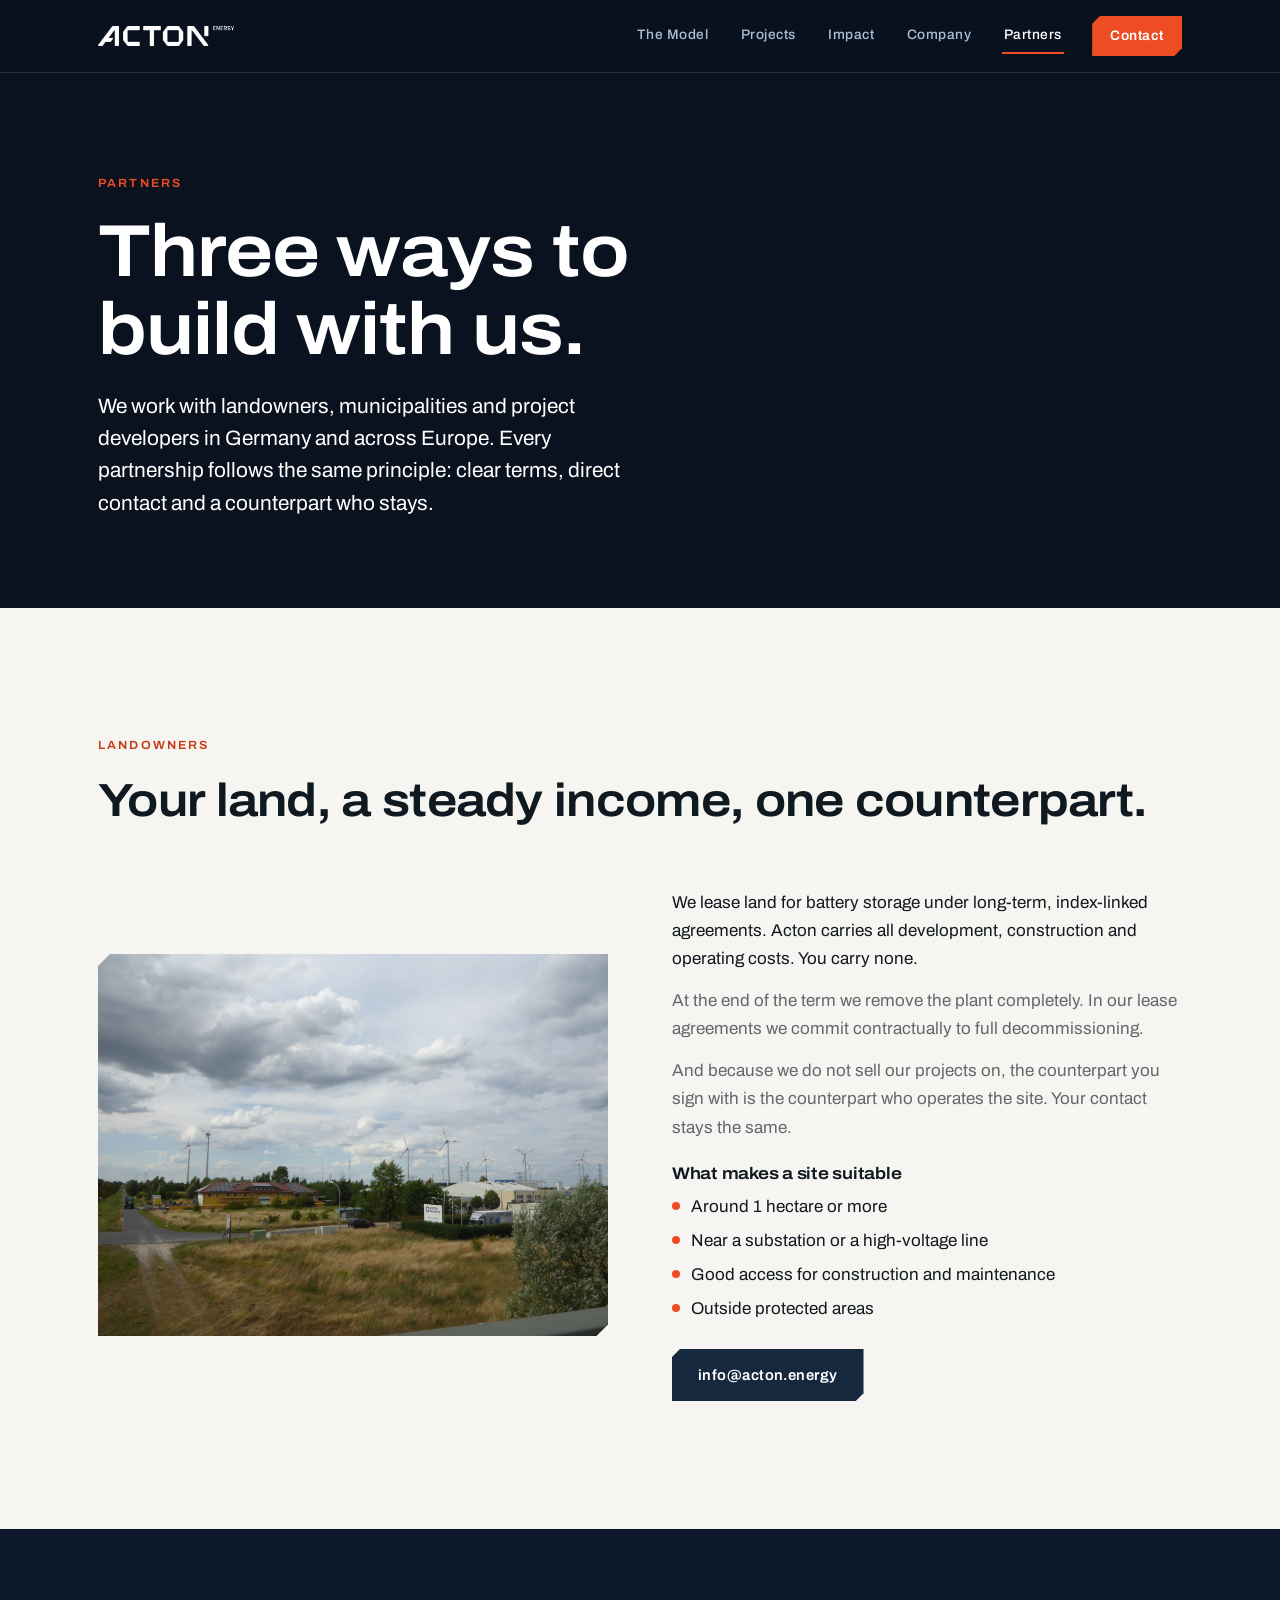
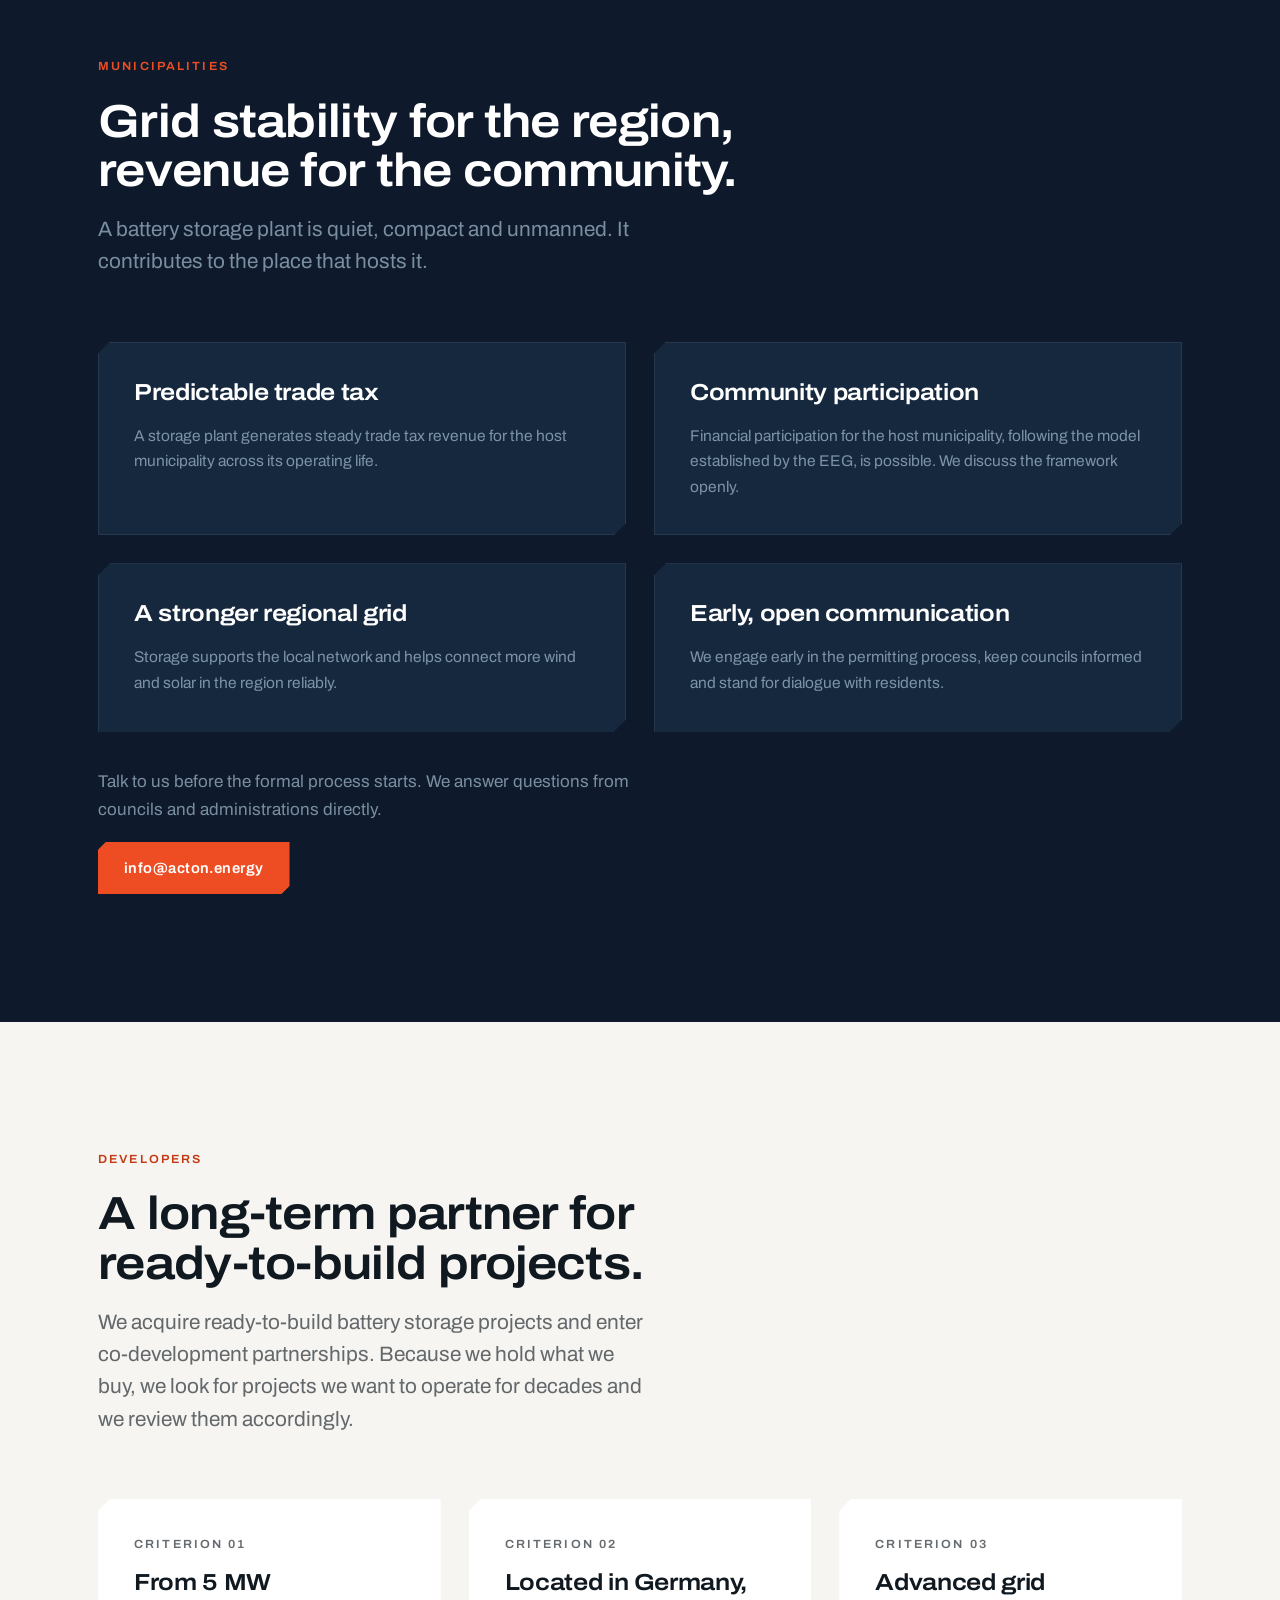
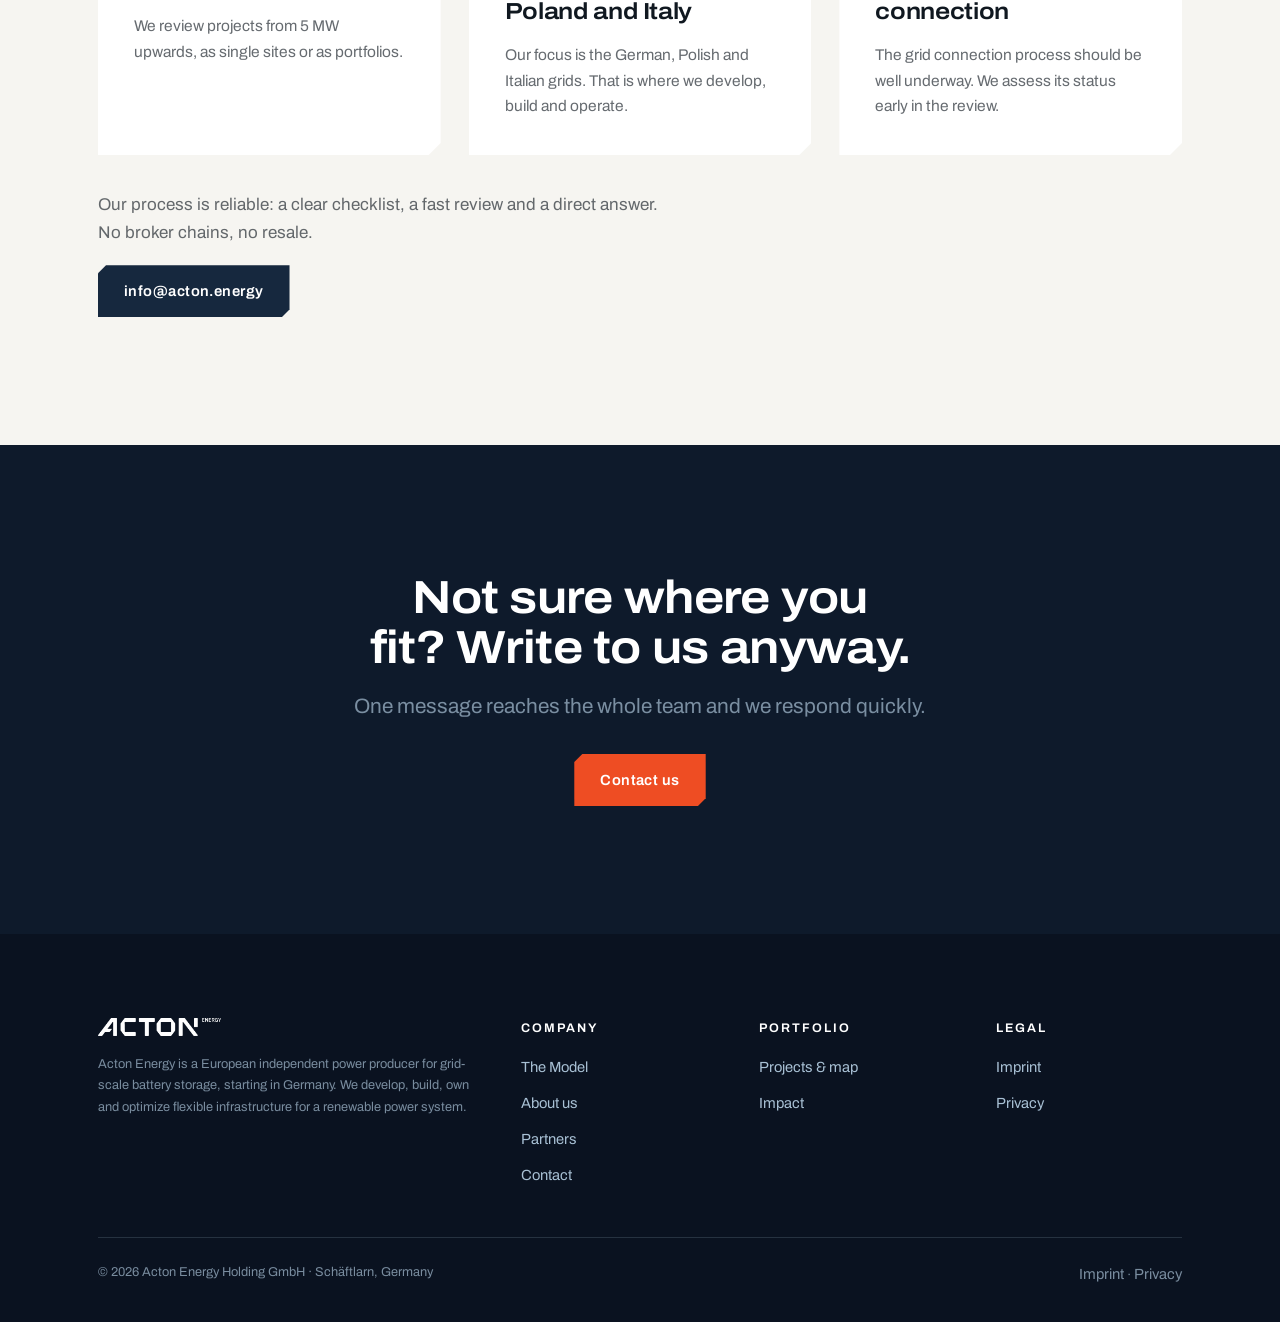
<file: partners.html>
<!DOCTYPE html>
<html lang="en">
<head>
<meta charset="utf-8">
<meta name="viewport" content="width=device-width, initial-scale=1">
<title>Partners | Acton Energy</title>
<meta name="description" content="Partner with Acton Energy: long-term, index-linked lease agreements for landowners, predictable revenue and participation for municipalities and a reliable long-term buyer for ready-to-build battery storage projects in Germany, Poland and Italy.">
<link rel="stylesheet" href="assets/site.css">
<link rel="preload" href="assets/fonts/Archivo.woff2" as="font" type="font/woff2" crossorigin>
<link rel="icon" href="data:image/svg+xml,<svg xmlns='http://www.w3.org/2000/svg' viewBox='0 0 100 100'><circle cx='50' cy='50' r='14' fill='%23EE4D23'/><circle cx='50' cy='50' r='38' fill='none' stroke='%23EE4D23' stroke-width='11'/></svg>">
<link rel="icon" type="image/png" sizes="32x32" href="assets/img/favicon-32.png">
<link rel="apple-touch-icon" href="assets/img/apple-touch-icon.png">
<link rel="canonical" href="https://acton.energy/partners.html">
<meta property="og:type" content="website">
<meta property="og:site_name" content="Acton Energy">
<meta property="og:title" content="Partners | Acton Energy">
<meta property="og:description" content="Partner with Acton Energy: long-term, index-linked lease agreements for landowners, predictable revenue and participation for municipalities and a reliable long-term buyer for ready-to-build battery storage projects in Germany, Poland and Italy.">
<meta property="og:url" content="https://acton.energy/partners.html">
<meta property="og:image" content="https://acton.energy/assets/img/og.jpg">
<meta name="twitter:card" content="summary_large_image">
<noscript><style>.reveal,.reveal-stagger>*{opacity:1;transform:none}</style></noscript>
</head>
<body>

<header class="site-header">
  <div class="wrap">
    <a class="brand" href="index.html" aria-label="Acton Energy home">
      <img src="assets/img/logo_white.png" alt="Acton Energy" width="900" height="132">
    </a>
    <button class="nav-toggle" aria-label="Menu" aria-expanded="false" aria-controls="site-nav"><span></span></button>
    <nav class="site-nav" id="site-nav" aria-label="Main">
      <a href="model.html">The Model</a>
      <a href="projects.html">Projects</a>
      <a href="impact.html">Impact</a>
      <a href="company.html">Company</a>
      <a href="partners.html">Partners</a>
      <a class="nav-cta" href="contact.html">Contact</a>
    </nav>
  </div>
</header>

<main>

<section class="page-hero">
  <div class="wrap">
    <span class="label label--signal">Partners</span>
    <h1>Three ways to build with us.</h1>
    <p class="lede">We work with landowners, municipalities and project developers in Germany and across Europe. Every partnership follows the same principle: clear terms, direct contact and a counterpart who stays.</p>
  </div>
</section>

<!-- LANDOWNERS -->
<section class="section section--paper" id="landowners">
  <div class="wrap">
    <div class="section-head reveal">
      <span class="label label--signal">Landowners</span>
      <h2>Your land, a steady income, one counterpart.</h2>
    </div>
    <div class="split">
      <div class="split-media reveal">
        <img src="assets/img/wind.jpg" alt="Wind turbines over open farmland" loading="lazy">
      </div>
      <div class="reveal-stagger">
        <p style="margin-bottom:14px">We lease land for battery storage under long-term, index-linked agreements. Acton carries all development, construction and operating costs. You carry none.</p>
        <p class="muted" style="margin-bottom:14px">At the end of the term we remove the plant completely. In our lease agreements we commit contractually to full decommissioning.</p>
        <p class="muted" style="margin-bottom:22px">And because we do not sell our projects on, the counterpart you sign with is the counterpart who operates the site. Your contact stays the same.</p>
        <div class="prose" style="margin-bottom:26px">
          <h3 style="margin:0 0 .5em">What makes a site suitable</h3>
          <ul>
            <li>Around 1 hectare or more</li>
            <li>Near a substation or a high-voltage line</li>
            <li>Good access for construction and maintenance</li>
            <li>Outside protected areas</li>
          </ul>
        </div>
        <a class="btn btn--ink" href="mailto:info@acton.energy?subject=Land%20and%20sites">info@acton.energy</a>
      </div>
    </div>
  </div>
</section>

<!-- MUNICIPALITIES -->
<section class="section section--navy" id="municipalities">
  <div class="wrap">
    <div class="section-head reveal">
      <span class="label label--signal">Municipalities</span>
      <h2>Grid stability for the region, revenue for the community.</h2>
      <p class="lede muted">A battery storage plant is quiet, compact and unmanned. It contributes to the place that hosts it.</p>
    </div>
    <div class="card-grid card-grid--2 reveal-stagger">
      <article class="card">
        <h3>Predictable trade tax</h3>
        <p class="muted">A storage plant generates steady trade tax revenue for the host municipality across its operating life.</p>
      </article>
      <article class="card">
        <h3>Community participation</h3>
        <p class="muted">Financial participation for the host municipality, following the model established by the EEG, is possible. We discuss the framework openly.</p>
      </article>
      <article class="card">
        <h3>A stronger regional grid</h3>
        <p class="muted">Storage supports the local network and helps connect more wind and solar in the region reliably.</p>
      </article>
      <article class="card">
        <h3>Early, open communication</h3>
        <p class="muted">We engage early in the permitting process, keep councils informed and stand for dialogue with residents.</p>
      </article>
    </div>
    <div class="reveal" style="margin-top:36px">
      <p class="muted" style="margin-bottom:18px;max-width:56ch">Talk to us before the formal process starts. We answer questions from councils and administrations directly.</p>
      <a class="btn btn--signal" href="mailto:info@acton.energy?subject=Municipality">info@acton.energy</a>
    </div>
  </div>
</section>

<!-- DEVELOPERS -->
<section class="section section--paper" id="developers">
  <div class="wrap">
    <div class="section-head reveal">
      <span class="label label--signal">Developers</span>
      <h2>A long-term partner for ready-to-build projects.</h2>
      <p class="lede muted">We acquire ready-to-build battery storage projects and enter co-development partnerships. Because we hold what we buy, we look for projects we want to operate for decades and we review them accordingly.</p>
    </div>
    <div class="card-grid card-grid--3 reveal-stagger">
      <article class="card">
        <span class="label muted">Criterion 01</span>
        <h3>From 5 MW</h3>
        <p class="muted">We review projects from 5 MW upwards, as single sites or as portfolios.</p>
      </article>
      <article class="card">
        <span class="label muted">Criterion 02</span>
        <h3>Located in Germany, Poland and Italy</h3>
        <p class="muted">Our focus is the German, Polish and Italian grids. That is where we develop, build and operate.</p>
      </article>
      <article class="card">
        <span class="label muted">Criterion 03</span>
        <h3>Advanced grid connection</h3>
        <p class="muted">The grid connection process should be well underway. We assess its status early in the review.</p>
      </article>
    </div>
    <div class="reveal" style="margin-top:36px">
      <p class="muted" style="margin-bottom:18px;max-width:56ch">Our process is reliable: a clear checklist, a fast review and a direct answer. No broker chains, no resale.</p>
      <a class="btn btn--ink" href="mailto:info@acton.energy?subject=Project%20offer">info@acton.energy</a>
    </div>
  </div>
</section>

<!-- CTA -->
<section class="section section--navy">
  <div class="wrap" style="text-align:center">
    <div class="reveal">
      <h2 style="max-width:24ch;margin:0 auto 18px">Not sure where you fit? Write to us anyway.</h2>
      <p class="lede muted" style="margin:0 auto 32px;max-width:52ch">One message reaches the whole team and we respond quickly.</p>
      <a class="btn btn--signal" href="contact.html">Contact us</a>
    </div>
  </div>
</section>

</main>

<footer class="site-footer">
  <div class="wrap">
    <div class="footer-grid">
      <div>
        <img class="footer-logo" src="assets/img/logo_white.png" alt="Acton Energy">
        <p class="footer-note">Acton Energy is a European independent power producer for grid-scale battery storage, starting in Germany. We develop, build, own and optimize flexible infrastructure for a renewable power system.</p>
      </div>
      <div>
        <h4>Company</h4>
        <ul>
          <li><a href="model.html">The Model</a></li>
          <li><a href="company.html">About us</a></li>
          <li><a href="partners.html">Partners</a></li>
          <li><a href="contact.html">Contact</a></li>
        </ul>
      </div>
      <div>
        <h4>Portfolio</h4>
        <ul>
          <li><a href="projects.html">Projects &amp; map</a></li>
          <li><a href="impact.html">Impact</a></li>
        </ul>
      </div>
      <div>
        <h4>Legal</h4>
        <ul>
          <li><a href="imprint.html">Imprint</a></li>
          <li><a href="privacy.html">Privacy</a></li>
        </ul>
      </div>
    </div>
    <div class="footer-bottom">
      <span>© <span data-year>2026</span> Acton Energy Holding GmbH · Schäftlarn, Germany</span>
      <span><a href="imprint.html">Imprint</a> · <a href="privacy.html">Privacy</a></span>
    </div>
  </div>
</footer>

<script src="assets/site.js"></script>
</body>
</html>
</file>
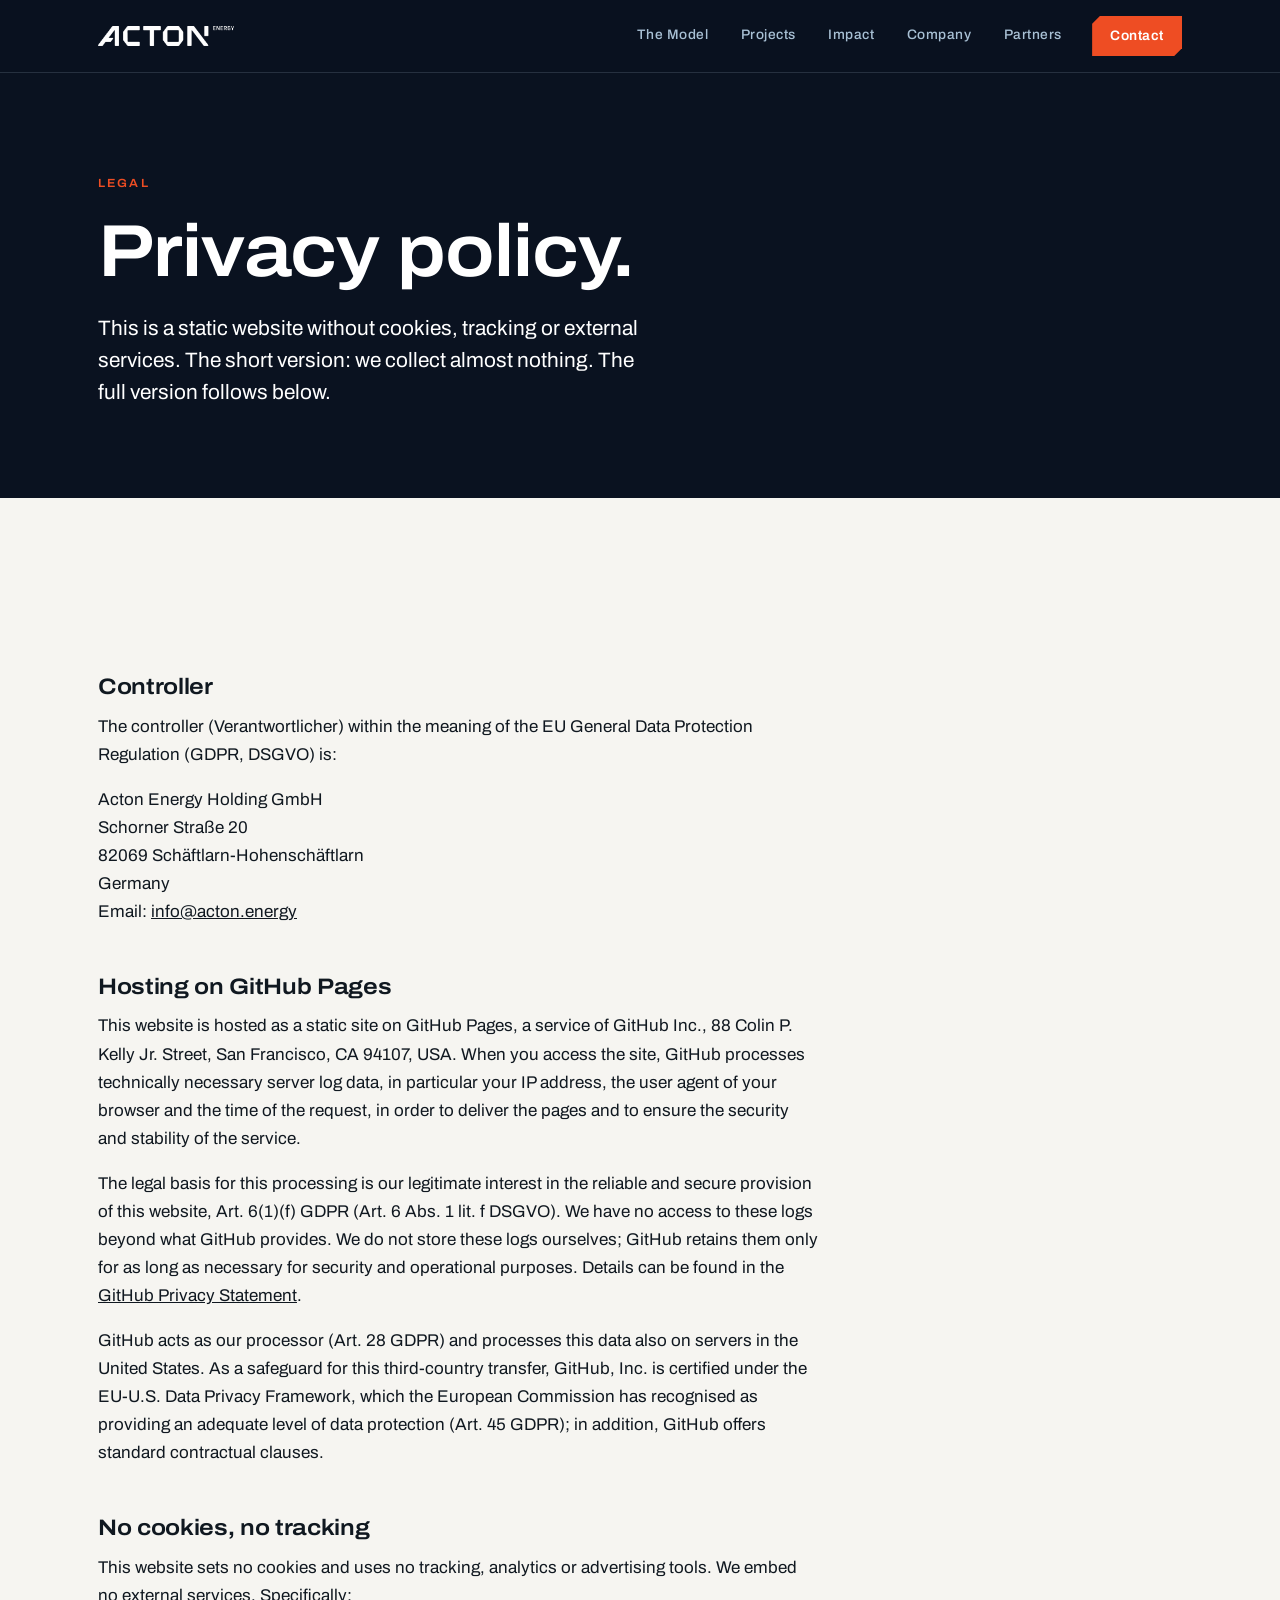
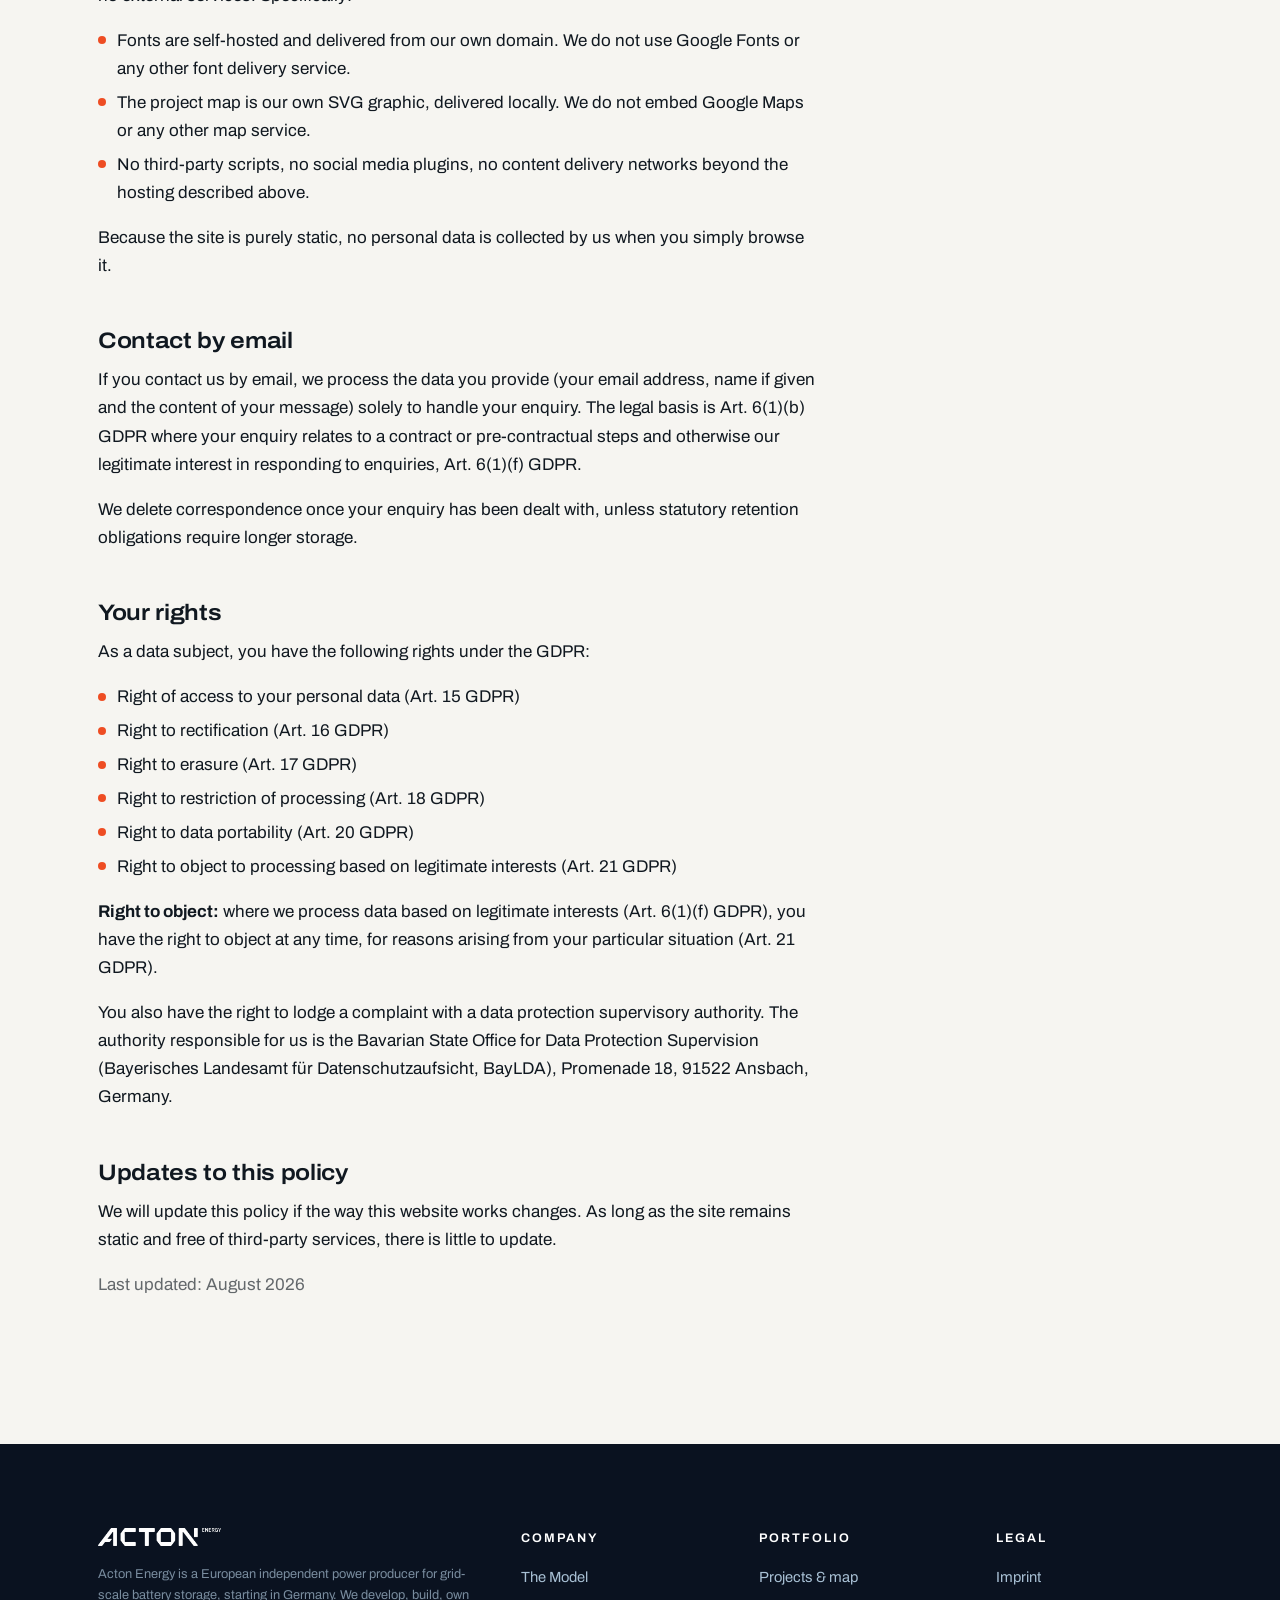
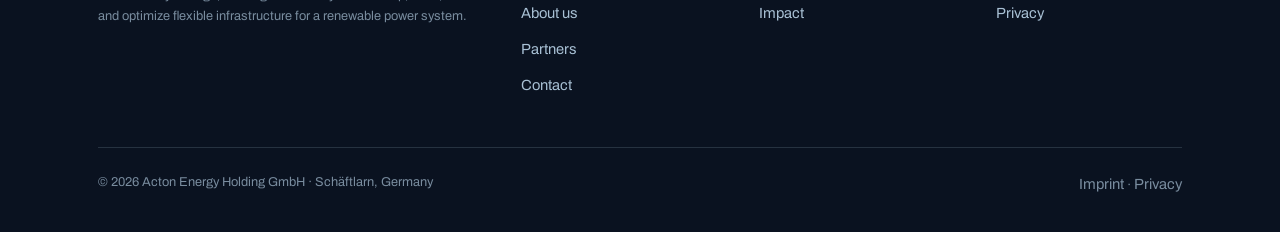
<file: privacy.html>
<!DOCTYPE html>
<html lang="en">
<head>
<meta charset="utf-8">
<meta name="viewport" content="width=device-width, initial-scale=1">
<title>Privacy | Acton Energy</title>
<meta name="description" content="Privacy policy for the Acton Energy website: a static site without cookies, tracking or external services. Details on hosting via GitHub Pages, email contact and your rights under the GDPR.">
<link rel="stylesheet" href="assets/site.css">
<link rel="preload" href="assets/fonts/Archivo.woff2" as="font" type="font/woff2" crossorigin>
<link rel="icon" href="data:image/svg+xml,<svg xmlns='http://www.w3.org/2000/svg' viewBox='0 0 100 100'><circle cx='50' cy='50' r='14' fill='%23EE4D23'/><circle cx='50' cy='50' r='38' fill='none' stroke='%23EE4D23' stroke-width='11'/></svg>">
<link rel="icon" type="image/png" sizes="32x32" href="assets/img/favicon-32.png">
<link rel="apple-touch-icon" href="assets/img/apple-touch-icon.png">
<link rel="canonical" href="https://acton.energy/privacy.html">
<meta property="og:type" content="website">
<meta property="og:site_name" content="Acton Energy">
<meta property="og:title" content="Privacy | Acton Energy">
<meta property="og:description" content="Privacy policy for the Acton Energy website: a static site without cookies, tracking or external services. Details on hosting via GitHub Pages, email contact and your rights under the GDPR.">
<meta property="og:url" content="https://acton.energy/privacy.html">
<meta property="og:image" content="https://acton.energy/assets/img/og.jpg">
<meta name="twitter:card" content="summary_large_image">
<noscript><style>.reveal,.reveal-stagger>*{opacity:1;transform:none}</style></noscript>
</head>
<body>

<header class="site-header">
  <div class="wrap">
    <a class="brand" href="index.html" aria-label="Acton Energy home">
      <img src="assets/img/logo_white.png" alt="Acton Energy" width="900" height="132">
    </a>
    <button class="nav-toggle" aria-label="Menu" aria-expanded="false" aria-controls="site-nav"><span></span></button>
    <nav class="site-nav" id="site-nav" aria-label="Main">
      <a href="model.html">The Model</a>
      <a href="projects.html">Projects</a>
      <a href="impact.html">Impact</a>
      <a href="company.html">Company</a>
      <a href="partners.html">Partners</a>
      <a class="nav-cta" href="contact.html">Contact</a>
    </nav>
  </div>
</header>

<main>

<section class="page-hero">
  <div class="wrap">
    <span class="label label--signal">Legal</span>
    <h1>Privacy policy.</h1>
    <p class="lede">This is a static website without cookies, tracking or external services. The short version: we collect almost nothing. The full version follows below.</p>
  </div>
</section>

<section class="section section--paper">
  <div class="wrap">
    <div class="prose reveal">

      <h2>Controller</h2>
      <p>The controller (Verantwortlicher) within the meaning of the EU General Data Protection Regulation (GDPR, DSGVO) is:</p>
      <p>
        Acton Energy Holding GmbH<br>
        Schorner Straße 20<br>
        82069 Schäftlarn-Hohenschäftlarn<br>
        Germany<br>
        Email: <a href="mailto:info@acton.energy">info@acton.energy</a>
      </p>

      <h2>Hosting on GitHub Pages</h2>
      <p>This website is hosted as a static site on GitHub Pages, a service of GitHub Inc., 88 Colin P. Kelly Jr. Street, San Francisco, CA 94107, USA. When you access the site, GitHub processes technically necessary server log data, in particular your IP address, the user agent of your browser and the time of the request, in order to deliver the pages and to ensure the security and stability of the service.</p>
      <p>The legal basis for this processing is our legitimate interest in the reliable and secure provision of this website, Art. 6(1)(f) GDPR (Art. 6 Abs. 1 lit. f DSGVO). We have no access to these logs beyond what GitHub provides. We do not store these logs ourselves; GitHub retains them only for as long as necessary for security and operational purposes. Details can be found in the <a href="https://docs.github.com/en/site-policy/privacy-policies/github-privacy-statement" target="_blank" rel="noopener">GitHub Privacy Statement</a>.</p>
      <p>GitHub acts as our processor (Art. 28 GDPR) and processes this data also on servers in the United States. As a safeguard for this third-country transfer, GitHub, Inc. is certified under the EU-U.S. Data Privacy Framework, which the European Commission has recognised as providing an adequate level of data protection (Art. 45 GDPR); in addition, GitHub offers standard contractual clauses.</p>

      <h2>No cookies, no tracking</h2>
      <p>This website sets no cookies and uses no tracking, analytics or advertising tools. We embed no external services. Specifically:</p>
      <ul>
        <li>Fonts are self-hosted and delivered from our own domain. We do not use Google Fonts or any other font delivery service.</li>
        <li>The project map is our own SVG graphic, delivered locally. We do not embed Google Maps or any other map service.</li>
        <li>No third-party scripts, no social media plugins, no content delivery networks beyond the hosting described above.</li>
      </ul>
      <p>Because the site is purely static, no personal data is collected by us when you simply browse it.</p>

      <h2>Contact by email</h2>
      <p>If you contact us by email, we process the data you provide (your email address, name if given and the content of your message) solely to handle your enquiry. The legal basis is Art. 6(1)(b) GDPR where your enquiry relates to a contract or pre-contractual steps and otherwise our legitimate interest in responding to enquiries, Art. 6(1)(f) GDPR.</p>
      <p>We delete correspondence once your enquiry has been dealt with, unless statutory retention obligations require longer storage.</p>

      <h2>Your rights</h2>
      <p>As a data subject, you have the following rights under the GDPR:</p>
      <ul>
        <li>Right of access to your personal data (Art. 15 GDPR)</li>
        <li>Right to rectification (Art. 16 GDPR)</li>
        <li>Right to erasure (Art. 17 GDPR)</li>
        <li>Right to restriction of processing (Art. 18 GDPR)</li>
        <li>Right to data portability (Art. 20 GDPR)</li>
        <li>Right to object to processing based on legitimate interests (Art. 21 GDPR)</li>
      </ul>
      <p><strong>Right to object:</strong> where we process data based on legitimate interests (Art. 6(1)(f) GDPR), you have the right to object at any time, for reasons arising from your particular situation (Art. 21 GDPR).</p>
      <p>You also have the right to lodge a complaint with a data protection supervisory authority. The authority responsible for us is the Bavarian State Office for Data Protection Supervision (Bayerisches Landesamt für Datenschutzaufsicht, BayLDA), Promenade 18, 91522 Ansbach, Germany.</p>

      <h2>Updates to this policy</h2>
      <p>We will update this policy if the way this website works changes. As long as the site remains static and free of third-party services, there is little to update.</p>
      <p class="muted">Last updated: August 2026</p>

    </div>
  </div>
</section>

</main>

<footer class="site-footer">
  <div class="wrap">
    <div class="footer-grid">
      <div>
        <img class="footer-logo" src="assets/img/logo_white.png" alt="Acton Energy">
        <p class="footer-note">Acton Energy is a European independent power producer for grid-scale battery storage, starting in Germany. We develop, build, own and optimize flexible infrastructure for a renewable power system.</p>
      </div>
      <div>
        <h4>Company</h4>
        <ul>
          <li><a href="model.html">The Model</a></li>
          <li><a href="company.html">About us</a></li>
          <li><a href="partners.html">Partners</a></li>
          <li><a href="contact.html">Contact</a></li>
        </ul>
      </div>
      <div>
        <h4>Portfolio</h4>
        <ul>
          <li><a href="projects.html">Projects &amp; map</a></li>
          <li><a href="impact.html">Impact</a></li>
        </ul>
      </div>
      <div>
        <h4>Legal</h4>
        <ul>
          <li><a href="imprint.html">Imprint</a></li>
          <li><a href="privacy.html">Privacy</a></li>
        </ul>
      </div>
    </div>
    <div class="footer-bottom">
      <span>© <span data-year>2026</span> Acton Energy Holding GmbH · Schäftlarn, Germany</span>
      <span><a href="imprint.html">Imprint</a> · <a href="privacy.html">Privacy</a></span>
    </div>
  </div>
</footer>

<script src="assets/site.js"></script>
</body>
</html>
</file>
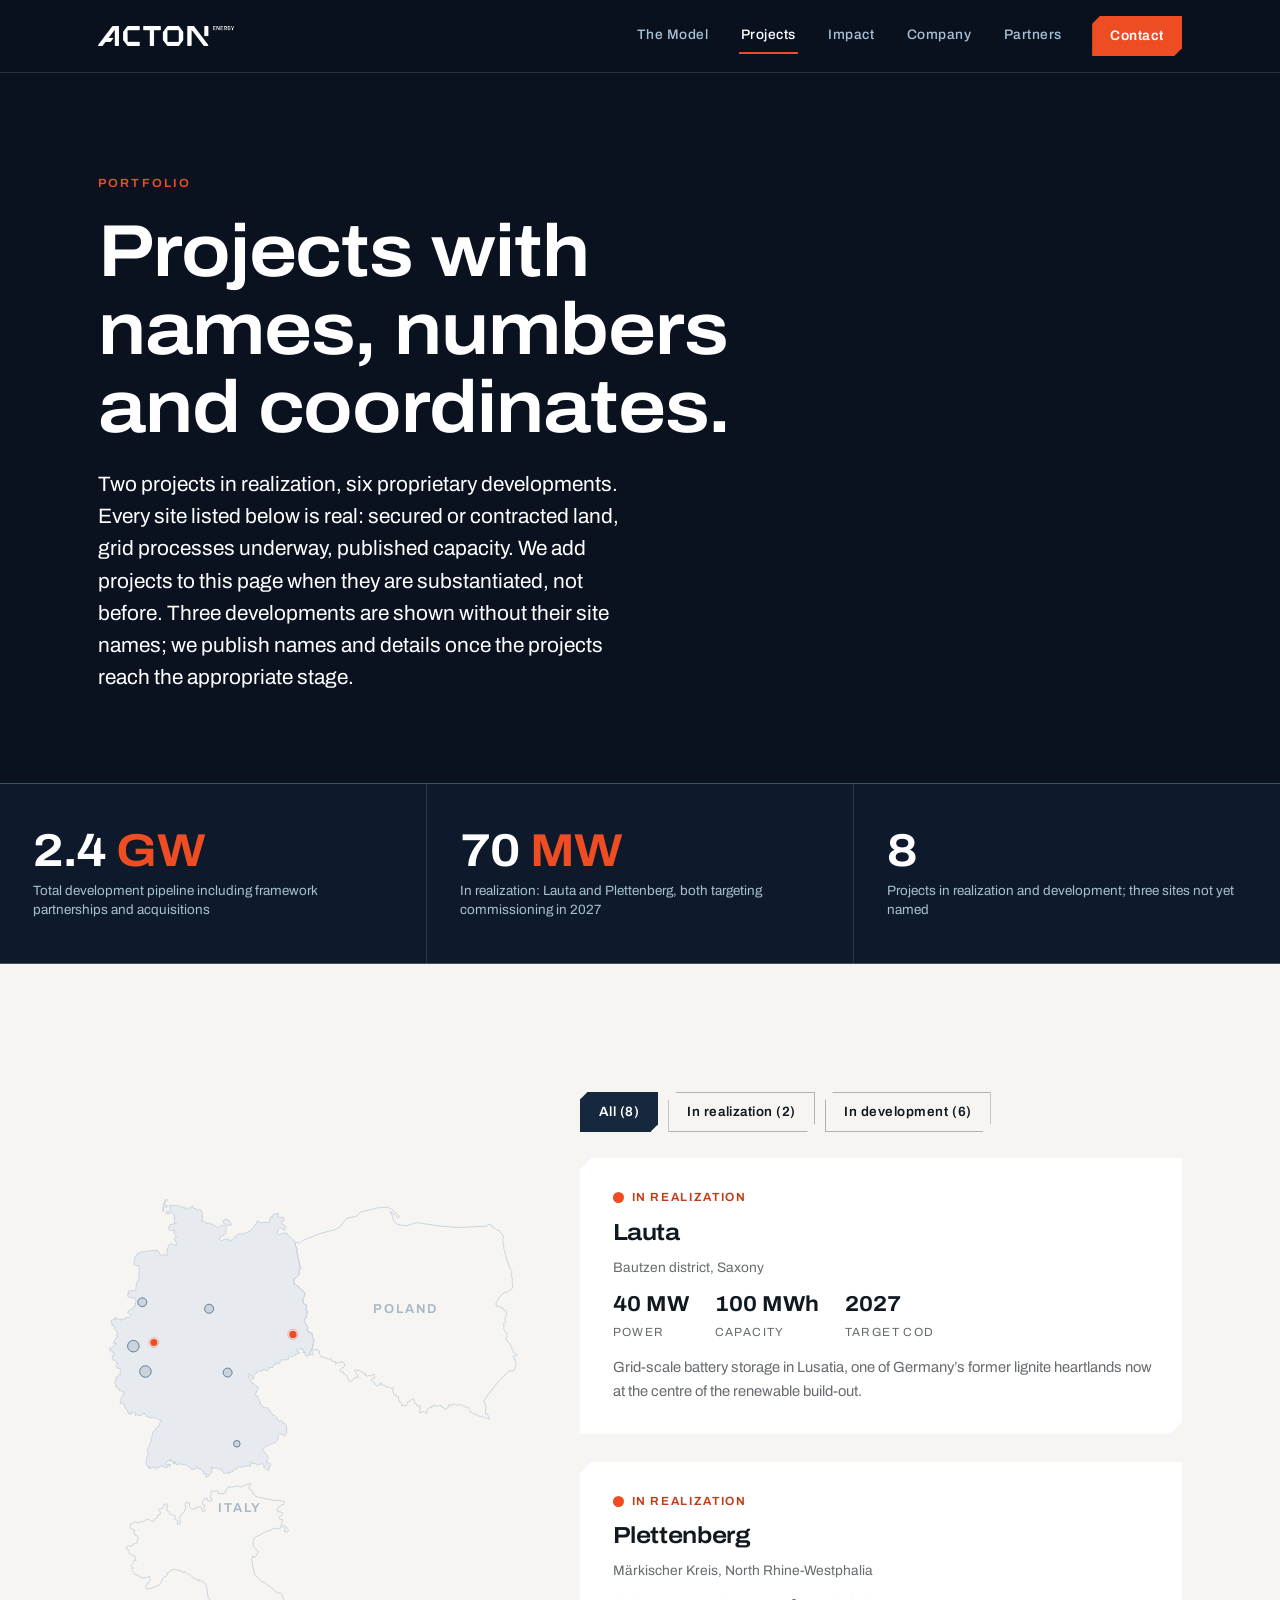
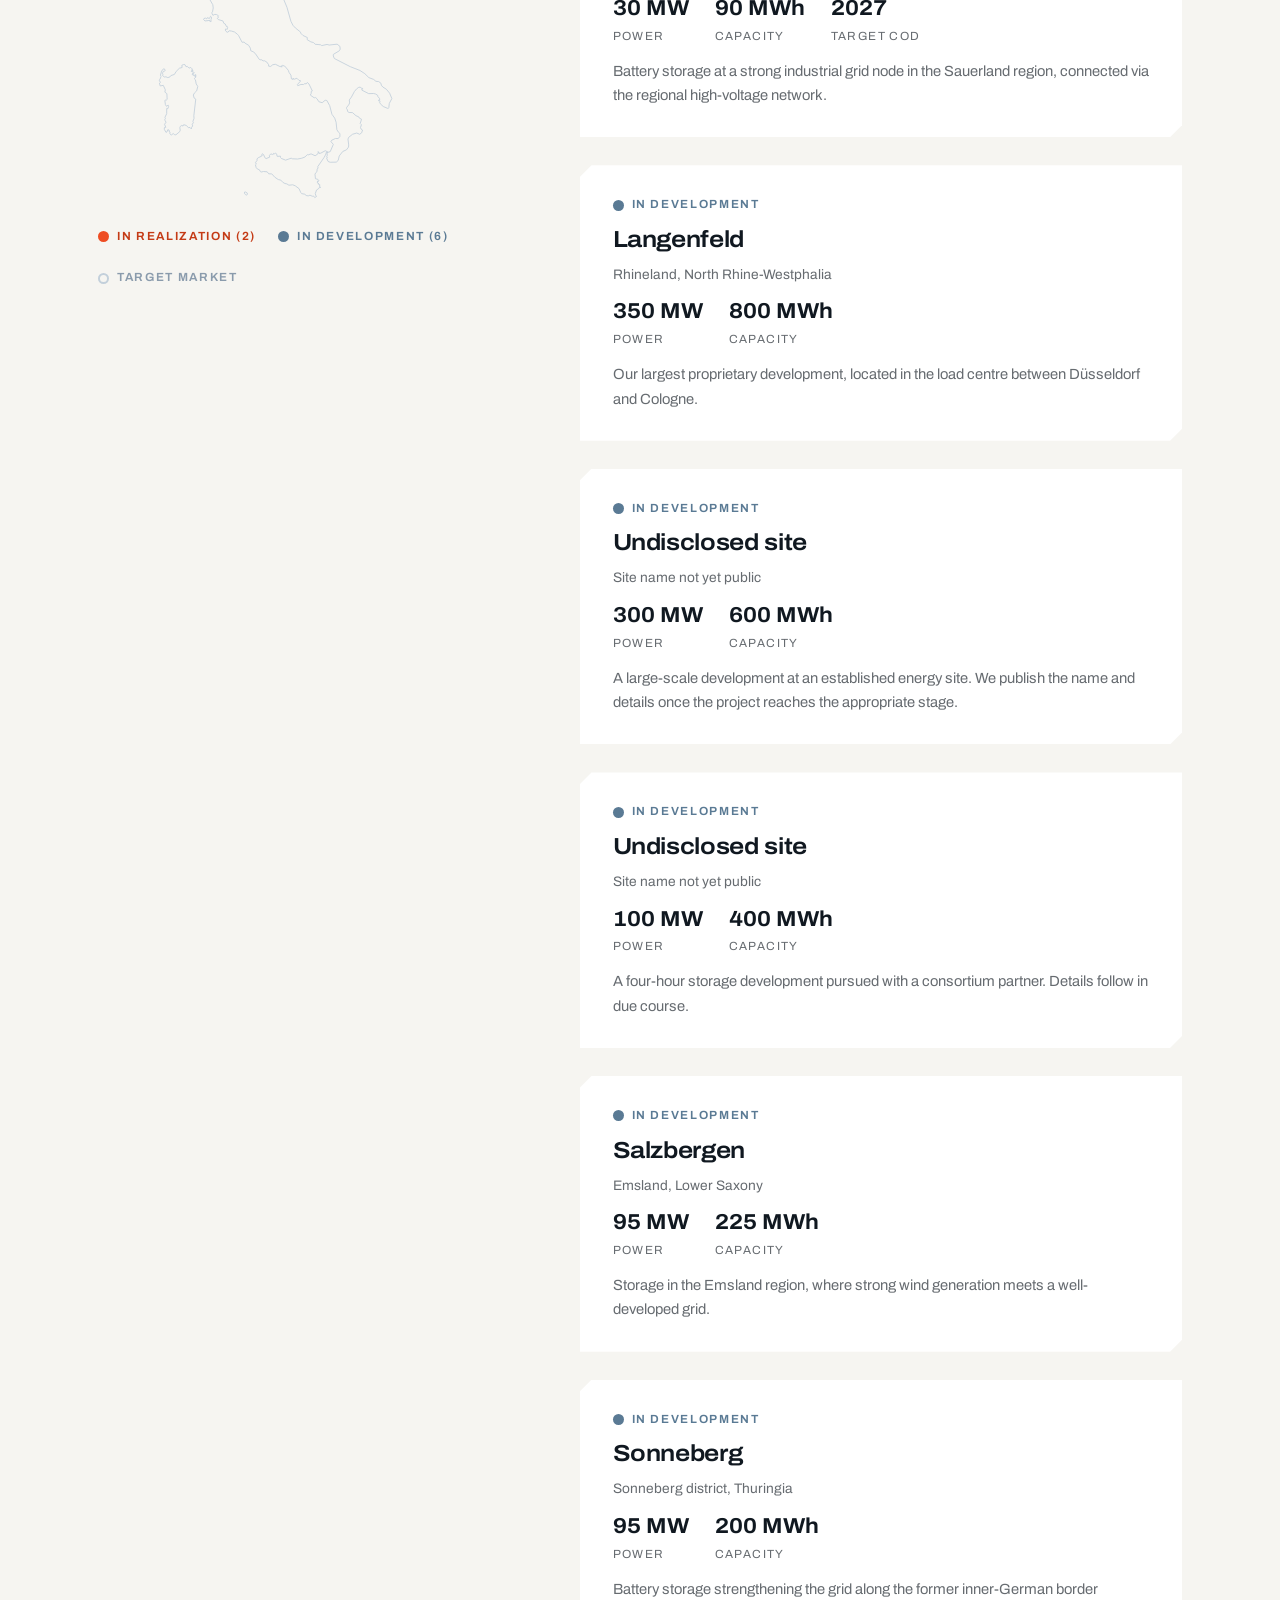
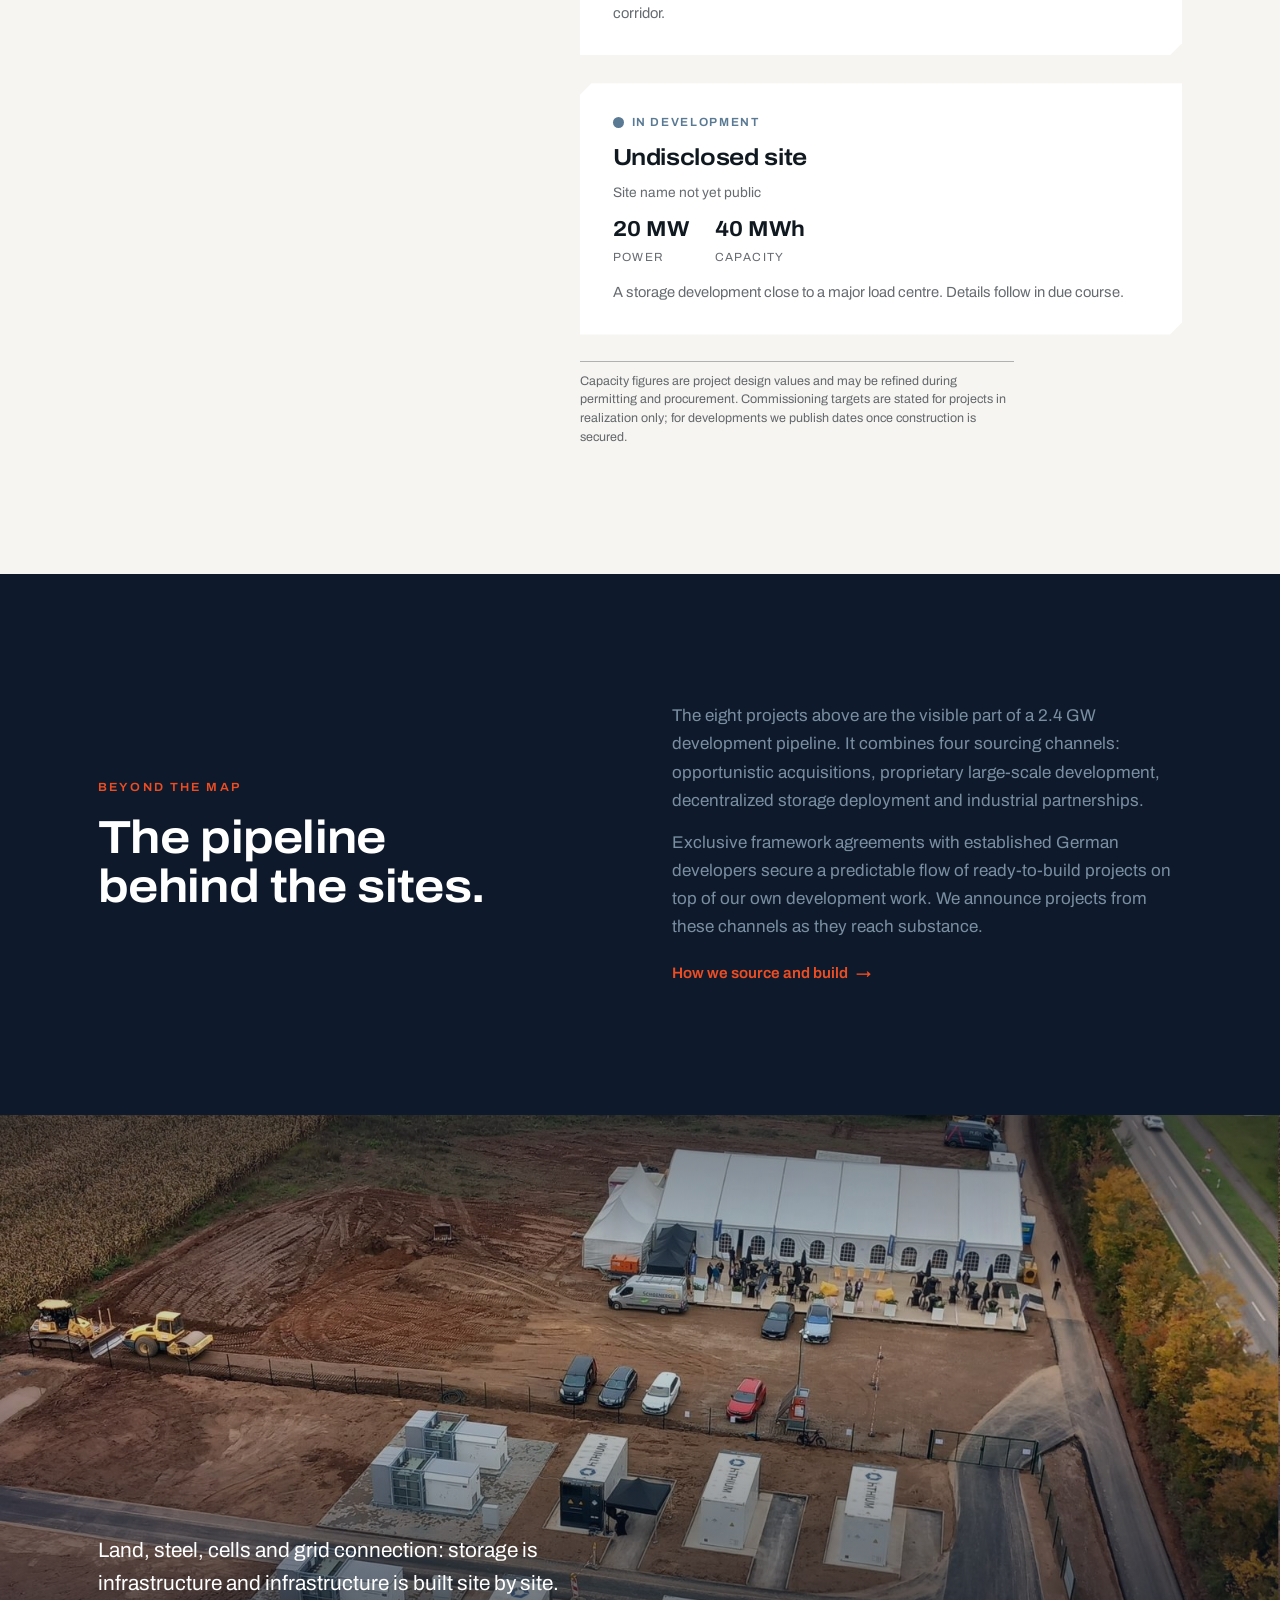
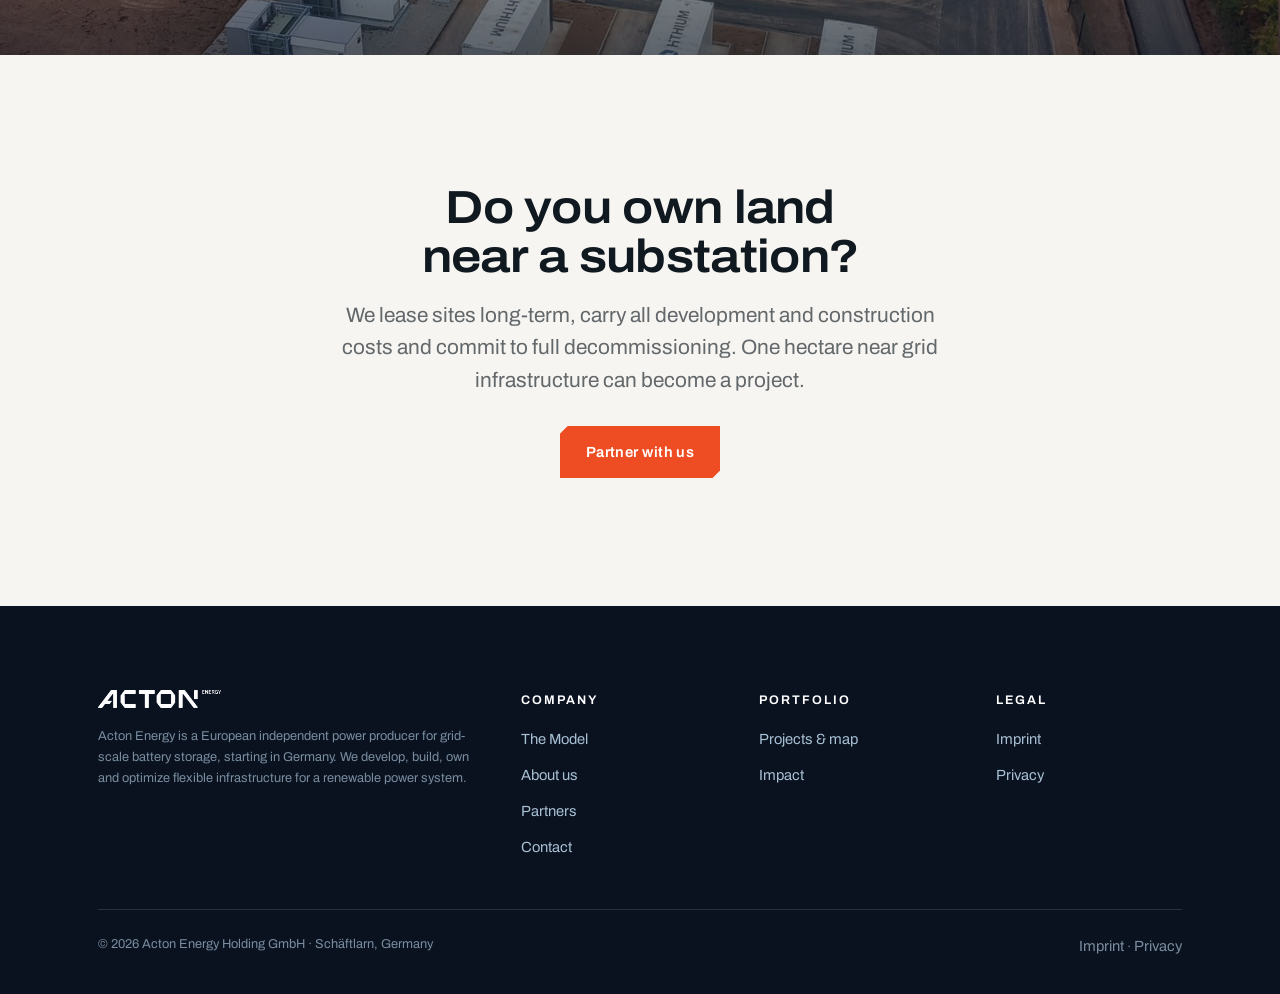
<file: projects.html>
<!DOCTYPE html>
<html lang="en">
<head>
<meta charset="utf-8">
<meta name="viewport" content="width=device-width, initial-scale=1">
<title>Projects | Acton Energy</title>
<meta name="description" content="Acton Energy's battery storage portfolio in Germany: Lauta (40 MW) and Plettenberg (30 MW) in realization, six proprietary developments totalling 960 MW / 2.27 GWh. Interactive portfolio map.">
<link rel="stylesheet" href="assets/site.css">
<link rel="preload" href="assets/fonts/Archivo.woff2" as="font" type="font/woff2" crossorigin>
<link rel="icon" href="data:image/svg+xml,<svg xmlns='http://www.w3.org/2000/svg' viewBox='0 0 100 100'><circle cx='50' cy='50' r='14' fill='%23EE4D23'/><circle cx='50' cy='50' r='38' fill='none' stroke='%23EE4D23' stroke-width='11'/></svg>">
<link rel="icon" type="image/png" sizes="32x32" href="assets/img/favicon-32.png">
<link rel="apple-touch-icon" href="assets/img/apple-touch-icon.png">
<link rel="canonical" href="https://acton.energy/projects.html">
<meta property="og:type" content="website">
<meta property="og:site_name" content="Acton Energy">
<meta property="og:title" content="Projects | Acton Energy">
<meta property="og:description" content="Acton Energy's battery storage portfolio in Germany: Lauta (40 MW) and Plettenberg (30 MW) in realization, six proprietary developments totalling 960 MW / 2.27 GWh. Interactive portfolio map.">
<meta property="og:url" content="https://acton.energy/projects.html">
<meta property="og:image" content="https://acton.energy/assets/img/og.jpg">
<meta name="twitter:card" content="summary_large_image">
<noscript><style>.reveal,.reveal-stagger>*{opacity:1;transform:none}</style></noscript>
</head>
<body>

<header class="site-header">
  <div class="wrap">
    <a class="brand" href="index.html" aria-label="Acton Energy home">
      <img src="assets/img/logo_white.png" alt="Acton Energy" width="900" height="132">
    </a>
    <button class="nav-toggle" aria-label="Menu" aria-expanded="false" aria-controls="site-nav"><span></span></button>
    <nav class="site-nav" id="site-nav" aria-label="Main">
      <a href="model.html">The Model</a>
      <a href="projects.html">Projects</a>
      <a href="impact.html">Impact</a>
      <a href="company.html">Company</a>
      <a href="partners.html">Partners</a>
      <a class="nav-cta" href="contact.html">Contact</a>
    </nav>
  </div>
</header>

<main>

<section class="page-hero">
  <div class="wrap">
    <span class="label label--signal">Portfolio</span>
    <h1>Projects with names, numbers and coordinates.</h1>
    <p class="lede">Two projects in realization, six proprietary developments. Every site listed below is real: secured or contracted land, grid processes underway, published capacity. We add projects to this page when they are substantiated, not before. Three developments are shown without their site names; we publish names and details once the projects reach the appropriate stage.</p>
  </div>
</section>

<section class="section--navy" aria-label="Portfolio key figures">
  <div class="kpi-band kpi-band--3">
    <div class="kpi">
      <span class="kpi-value num">2.4 <em>GW</em></span>
      <span class="kpi-label">Total development pipeline including framework partnerships and acquisitions</span>
    </div>
    <div class="kpi">
      <span class="kpi-value num">70 <em>MW</em></span>
      <span class="kpi-label">In realization: Lauta and Plettenberg, both targeting commissioning in 2027</span>
    </div>
    <div class="kpi">
      <span class="kpi-value num">8</span>
      <span class="kpi-label">Projects in realization and development; three sites not yet named</span>
    </div>
  </div>
</section>

<section class="section section--paper on-paper">
  <div class="wrap">
    <div class="map-layout">
      <figure class="map-figure reveal" style="position:relative">
        <div id="mainMap"></div>
        <div class="map-tip" id="mapTip" role="status"></div>
        <figcaption class="map-legend">
          <span class="badge badge--realization"><span class="dot"></span>In realization (2)</span>
          <span class="badge badge--development"><span class="dot"></span>In development (6)</span>
          <span class="badge badge--target"><span class="dot"></span>Target market</span>
        </figcaption>
      </figure>
      <div>
        <div class="filter-row reveal" role="group" aria-label="Filter projects by status">
          <button class="filter-btn active" data-filter="all" aria-pressed="true">All</button>
          <button class="filter-btn" data-filter="realization" aria-pressed="false">In realization</button>
          <button class="filter-btn" data-filter="development" aria-pressed="false">In development</button>
        </div>
        <div class="card-grid" id="projectGrid" style="grid-template-columns:1fr"></div>
        <p class="footnote" style="margin-top:26px">Capacity figures are project design values and may be refined during permitting and procurement. Commissioning targets are stated for projects in realization only; for developments we publish dates once construction is secured.</p>
      </div>
    </div>
  </div>
</section>

<section class="section section--navy">
  <div class="wrap">
    <div class="split">
      <div class="reveal">
        <span class="label label--signal" style="display:block;margin-bottom:16px">Beyond the map</span>
        <h2>The pipeline behind the sites.</h2>
      </div>
      <div class="reveal">
        <p class="muted" style="margin-bottom:14px">The eight projects above are the visible part of a 2.4 GW development pipeline. It combines four sourcing channels: opportunistic acquisitions, proprietary large-scale development, decentralized storage deployment and industrial partnerships.</p>
        <p class="muted" style="margin-bottom:18px">Exclusive framework agreements with established German developers secure a predictable flow of ready-to-build projects on top of our own development work. We announce projects from these channels as they reach substance.</p>
        <a class="arrow-link" href="model.html">How we source and build</a>
      </div>
    </div>
  </div>
</section>

<div class="image-band">
  <img src="assets/img/bess_site.jpg" alt="Aerial view of a battery storage site in Germany" loading="lazy">
  <div class="band-overlay"></div>
  <div class="wrap" style="display:flex;align-items:flex-end;min-height:inherit;padding-top:80px;padding-bottom:56px">
    <p class="lede" style="color:#fff;max-width:40ch">Land, steel, cells and grid connection: storage is infrastructure and infrastructure is built site by site.</p>
  </div>
</div>

<section class="section section--paper">
  <div class="wrap" style="text-align:center">
    <div class="reveal">
      <h2 style="max-width:24ch;margin:0 auto 18px">Do you own land near a substation?</h2>
      <p class="lede muted" style="margin:0 auto 30px;max-width:52ch">We lease sites long-term, carry all development and construction costs and commit to full decommissioning. One hectare near grid infrastructure can become a project.</p>
      <a class="btn btn--signal" href="partners.html">Partner with us</a>
    </div>
  </div>
</section>

</main>

<footer class="site-footer">
  <div class="wrap">
    <div class="footer-grid">
      <div>
        <img class="footer-logo" src="assets/img/logo_white.png" alt="Acton Energy">
        <p class="footer-note">Acton Energy is a European independent power producer for grid-scale battery storage, starting in Germany. We develop, build, own and optimize flexible infrastructure for a renewable power system.</p>
      </div>
      <div>
        <h4>Company</h4>
        <ul>
          <li><a href="model.html">The Model</a></li>
          <li><a href="company.html">About us</a></li>
          <li><a href="partners.html">Partners</a></li>
          <li><a href="contact.html">Contact</a></li>
        </ul>
      </div>
      <div>
        <h4>Portfolio</h4>
        <ul>
          <li><a href="projects.html">Projects &amp; map</a></li>
          <li><a href="impact.html">Impact</a></li>
        </ul>
      </div>
      <div>
        <h4>Legal</h4>
        <ul>
          <li><a href="imprint.html">Imprint</a></li>
          <li><a href="privacy.html">Privacy</a></li>
        </ul>
      </div>
    </div>
    <div class="footer-bottom">
      <span>© <span data-year>2026</span> Acton Energy Holding GmbH · Schäftlarn, Germany</span>
      <span><a href="imprint.html">Imprint</a> · <a href="privacy.html">Privacy</a></span>
    </div>
  </div>
</footer>

<script src="assets/projects-map.js"></script>
<script src="assets/site.js"></script>
<script>
(function () {
  'use strict';
  var grid = document.getElementById('projectGrid');
  var mapHost = document.getElementById('mainMap');
  var tip = document.getElementById('mapTip');
  if (!grid || !mapHost || !tip || !window.ACTON_PROJECTS) return;

  // Filter-Zaehler aus der Datenquelle ableiten
  document.querySelectorAll('.filter-btn').forEach(function (b) {
    var key = b.getAttribute('data-filter');
    var n = window.ACTON_PROJECTS.filter(function (p) { return key === 'all' || p.status === key; }).length;
    b.textContent = b.textContent + ' (' + n + ')';
  });

  var svg = window.actonRenderMap(mapHost, { interactive: true });

  function esc(s) { var d = document.createElement('div'); d.textContent = s; return d.innerHTML; }

  function cardHtml(p) {
    var stats = '<div class="project-stats">' +
      '<span class="stat"><b class="num">' + p.mw + ' MW</b><span>Power</span></span>' +
      (p.mwh ? '<span class="stat"><b class="num">' + p.mwh + ' MWh</b><span>Capacity</span></span>' : '') +
      (p.codYear ? '<span class="stat"><b class="num">' + p.codYear + '</b><span>Target COD</span></span>' : '') +
      '</div>';
    return '<article class="project-card" data-slug="' + p.slug + '" data-status="' + p.status + '" tabindex="0">' +
      '<span class="badge badge--' + p.status + '"><span class="dot"></span>' + esc(p.statusLabel) + '</span>' +
      '<h3>' + esc(p.name) + '</h3>' +
      '<p class="project-meta">' + esc(p.region) + '</p>' +
      stats +
      '<p class="muted" style="font-size:.92rem">' + esc(p.blurb) + '</p>' +
      '</article>';
  }

  function render(filter) {
    var list = window.ACTON_PROJECTS.filter(function (p) { return filter === 'all' || p.status === filter; });
    grid.innerHTML = list.map(cardHtml).join('');
    // dim non-matching markers
    svg.querySelectorAll('.map-marker').forEach(function (m) {
      var p = window.ACTON_PROJECTS.find(function (q) { return q.slug === m.getAttribute('data-slug'); });
      m.style.opacity = (filter === 'all' || p.status === filter) ? '1' : '.18';
    });
    bindCards();
  }

  function highlight(slug, on) {
    svg.querySelectorAll('.map-marker').forEach(function (m) {
      m.classList.toggle('active', on && m.getAttribute('data-slug') === slug);
    });
    grid.querySelectorAll('.project-card').forEach(function (c) {
      c.classList.toggle('active', on && c.getAttribute('data-slug') === slug);
    });
  }

  function showTip(marker) {
    var slug = marker.getAttribute('data-slug');
    var p = window.ACTON_PROJECTS.find(function (q) { return q.slug === slug; });
    if (!p) return;
    tip.innerHTML = '<strong>' + esc(p.name) + '</strong><br>' +
      '<span class="tip-meta">' + esc(p.region) + '</span><br>' +
      '<span class="num">' + p.mw + ' MW' + (p.mwh ? ' / ' + p.mwh + ' MWh' : '') + '</span> · ' + esc(p.statusLabel);
    var fig = tip.parentElement;
    var fr = fig.getBoundingClientRect();
    var mr = marker.getBoundingClientRect();
    var x = mr.left - fr.left + mr.width / 2;
    var y = mr.top - fr.top;
    tip.style.left = Math.max(0, Math.min(x - 95, fr.width - 200)) + 'px';
    tip.style.top = Math.max(0, y - 86) + 'px';
    tip.classList.add('visible');
  }
  function hideTip() { tip.classList.remove('visible'); }

  svg.querySelectorAll('.map-marker').forEach(function (m) {
    m.addEventListener('mouseenter', function () { highlight(m.getAttribute('data-slug'), true); showTip(m); });
    m.addEventListener('mouseleave', function () { highlight(null, false); hideTip(); });
    m.addEventListener('focus', function () { highlight(m.getAttribute('data-slug'), true); showTip(m); });
    m.addEventListener('blur', function () { highlight(null, false); hideTip(); });
    function activate() {
      var card = grid.querySelector('.project-card[data-slug="' + m.getAttribute('data-slug') + '"]');
      if (card) { card.scrollIntoView({ behavior: 'smooth', block: 'center' }); highlight(m.getAttribute('data-slug'), true); }
    }
    m.addEventListener('click', activate);
    m.addEventListener('keydown', function (e) {
      if (e.key === 'Enter' || e.key === ' ') { e.preventDefault(); activate(); }
    });
  });

  function bindCards() {
    grid.querySelectorAll('.project-card').forEach(function (c) {
      c.addEventListener('mouseenter', function () { highlight(c.getAttribute('data-slug'), true); });
      c.addEventListener('mouseleave', function () { highlight(null, false); });
      c.addEventListener('focus', function () { highlight(c.getAttribute('data-slug'), true); });
      c.addEventListener('blur', function () { highlight(null, false); });
    });
  }

  document.querySelectorAll('.filter-btn').forEach(function (b) {
    b.addEventListener('click', function () {
      document.querySelectorAll('.filter-btn').forEach(function (x) { x.classList.remove('active'); x.setAttribute('aria-pressed', 'false'); });
      b.classList.add('active');
      b.setAttribute('aria-pressed', 'true');
      render(b.getAttribute('data-filter'));
    });
  });

  render('all');
})();
</script>
</body>
</html>
</file>
<file: assets/site.css>
/* ACTON ENERGY — design system
   Palette: Deep Navy / Dove / Signal Orange (rationed) / Paper
   Motif: energy pulse (node + radiating rings), chamfered corners
   Type: Archivo variable (wght 100-900, wdth 62-125), single family */

:root {
  --navy-950: #0A1220;
  --navy-900: #0E1A2B;
  --navy-800: #16283E;
  --navy-700: #1F3550;
  --navy-600: #2A4666;
  --dove: #A8C0D4;
  --dove-70: rgba(168, 192, 212, .7);
  --dove-40: rgba(168, 192, 212, .4);
  --dove-18: rgba(168, 192, 212, .18);
  --dove-10: rgba(168, 192, 212, .10);
  --signal: #EE4D23;
  --signal-text: #C43A15; /* AA-konform auf Paper/Weiss */
  --signal-soft: rgba(238, 77, 35, .14);
  --paper: #F6F5F1;
  --white: #FFFFFF;
  --ink: #101820;
  --ink-60: rgba(16, 24, 32, .64);
  --ink-30: rgba(16, 24, 32, .30);
  --maxw: 1180px;
  --gutter: clamp(20px, 4vw, 48px);
  --chamfer: 12px;
  --chamfer-sm: 8px;
}

@font-face {
  font-family: 'Archivo';
  src: url('fonts/Archivo.woff2') format('woff2');
  font-weight: 100 900;
  font-stretch: 62% 125%;
  font-display: swap;
}

* { margin: 0; padding: 0; box-sizing: border-box; }
html { scroll-behavior: smooth; }
@media (prefers-reduced-motion: reduce) {
  html { scroll-behavior: auto; }
  *, *::before, *::after { animation-duration: .01ms !important; animation-iteration-count: 1 !important; transition-duration: .01ms !important; }
}

body {
  font-family: 'Archivo', system-ui, -apple-system, sans-serif;
  font-stretch: 100%;
  font-weight: 400;
  font-size: 17px;
  line-height: 1.65;
  color: var(--ink);
  background: var(--paper);
  -webkit-font-smoothing: antialiased;
  text-rendering: optimizeLegibility;
}

img { max-width: 100%; display: block; }
a { color: inherit; }
ul { list-style: none; }

.wrap { max-width: var(--maxw); margin: 0 auto; padding: 0 var(--gutter); }

/* ---------- typography ---------- */
h1, h2, h3, .display {
  font-stretch: 112%;
  font-weight: 640;
  line-height: 1.06;
  letter-spacing: -.015em;
  text-wrap: balance;
}
h1 { font-size: clamp(2.6rem, 6.2vw, 4.6rem); }
h2 { font-size: clamp(1.9rem, 3.8vw, 2.9rem); }
h3 { font-size: clamp(1.2rem, 2vw, 1.45rem); line-height: 1.25; }
.lede { font-size: clamp(1.08rem, 1.7vw, 1.3rem); line-height: 1.55; max-width: 46ch; }

.label {
  font-size: .74rem;
  font-weight: 620;
  letter-spacing: .18em;
  text-transform: uppercase;
  font-stretch: 105%;
}
.label--signal { color: var(--signal); }
.label--dove { color: var(--dove); }
/* dunklere Signal-Variante fuer Text auf hellen Grundflaechen (WCAG AA) */
.section--paper .label--signal, .section--white .label--signal, .on-paper .label--signal,
.section--paper .arrow-link, .section--white .arrow-link,
.section--paper .badge--realization, .section--white .badge--realization, .on-paper .badge--realization {
  color: var(--signal-text);
}

.num { font-variant-numeric: tabular-nums lining-nums; }

/* ---------- chamfer motif ---------- */
.chamfer {
  clip-path: polygon(var(--chamfer) 0, 100% 0, 100% calc(100% - var(--chamfer)), calc(100% - var(--chamfer)) 100%, 0 100%, 0 var(--chamfer));
}
.chamfer-sm {
  clip-path: polygon(var(--chamfer-sm) 0, 100% 0, 100% calc(100% - var(--chamfer-sm)), calc(100% - var(--chamfer-sm)) 100%, 0 100%, 0 var(--chamfer-sm));
}

/* ---------- header ---------- */
.site-header {
  position: fixed; top: 0; left: 0; right: 0; z-index: 60;
  background: rgba(10, 18, 32, .86);
  backdrop-filter: blur(14px);
  -webkit-backdrop-filter: blur(14px);
  border-bottom: 1px solid var(--dove-18);
}
.site-header .wrap {
  display: flex; align-items: center; justify-content: space-between;
  height: 72px;
}
.brand img { height: 20px; width: auto; }
.site-nav { display: flex; gap: clamp(14px, 2.2vw, 30px); align-items: center; }
.site-nav a {
  text-decoration: none; color: var(--dove);
  font-size: .86rem; font-weight: 520; letter-spacing: .04em;
  padding: 6px 2px;
  border-bottom: 2px solid transparent;
  transition: color .18s ease, border-color .18s ease;
}
.site-nav a:hover { color: var(--white); }
.site-nav a[aria-current="page"] { color: var(--white); border-bottom-color: var(--signal); }
.nav-cta {
  background: var(--signal); color: var(--white) !important;
  padding: 9px 18px !important; border-bottom: none !important;
  font-weight: 620 !important;
  clip-path: polygon(var(--chamfer-sm) 0, 100% 0, 100% calc(100% - var(--chamfer-sm)), calc(100% - var(--chamfer-sm)) 100%, 0 100%, 0 var(--chamfer-sm));
  transition: filter .18s ease;
}
.nav-cta:hover { filter: brightness(1.1); }

.nav-toggle {
  display: none; background: none; border: 0; cursor: pointer;
  width: 40px; height: 40px; position: relative;
}
.nav-toggle span, .nav-toggle span::before, .nav-toggle span::after {
  content: ''; position: absolute; left: 8px; width: 24px; height: 2px;
  background: var(--dove); transition: transform .2s ease, opacity .2s ease;
}
.nav-toggle span { top: 19px; }
.nav-toggle span::before { top: -7px; left: 0; }
.nav-toggle span::after { top: 7px; left: 0; }
.nav-open .nav-toggle span { background: transparent; }
.nav-open .nav-toggle span::before { transform: translateY(7px) rotate(45deg); background: var(--white); }
.nav-open .nav-toggle span::after { transform: translateY(-7px) rotate(-45deg); background: var(--white); }

@media (max-width: 920px) {
  .nav-toggle { display: block; }
  .site-nav {
    position: fixed; inset: 72px 0 auto 0;
    background: var(--navy-950);
    flex-direction: column; align-items: flex-start;
    padding: 18px var(--gutter) 28px; gap: 4px;
    border-bottom: 1px solid var(--dove-18);
    transform: translateY(-110%); visibility: hidden;
    transition: transform .24s ease, visibility 0s linear .24s;
  }
  .nav-open .site-nav { transform: translateY(0); visibility: visible; transition: transform .24s ease; }
  .site-nav a { font-size: 1.05rem; padding: 10px 0; }
  .nav-cta { margin-top: 10px; }
}

/* ---------- focus (clip-path schneidet Standard-Outlines ab, daher inset) ---------- */
.btn:focus-visible, .nav-cta:focus-visible, .filter-btn:focus-visible {
  outline: none;
  box-shadow: inset 0 0 0 2px var(--navy-950), inset 0 0 0 4.5px var(--white);
}
.btn--ghost:focus-visible { box-shadow: inset 0 0 0 2px var(--navy-950), inset 0 0 0 4.5px var(--dove); }
a:focus-visible, .project-card:focus-visible {
  outline: 2.5px solid var(--signal); outline-offset: 3px;
}
.site-nav a:focus-visible { outline-color: var(--dove); }
.map-marker:focus-visible { outline: none; }
.map-marker:focus-visible .shape { stroke: #FFFFFF; stroke-width: 6; }
.on-paper .map-marker:focus-visible .shape { stroke: var(--navy-950); stroke-width: 6; }

/* ---------- sections ---------- */
.section { padding: clamp(72px, 10vw, 128px) 0; }
.section--navy { background: var(--navy-900); color: var(--white); }
.section--deep { background: var(--navy-950); color: var(--white); }
.section--paper { background: var(--paper); }
.section--white { background: var(--white); }
.section--navy .lede, .section--deep .lede { color: var(--dove); }
.section-head { margin-bottom: clamp(36px, 5vw, 64px); display: grid; gap: 18px; }
.section-head .label { margin-bottom: 2px; }

.muted { color: var(--ink-60); }
.section--navy .muted, .section--deep .muted { color: var(--dove-70); }

/* ---------- hero ---------- */
.hero {
  position: relative;
  background: var(--navy-950);
  color: var(--white);
  padding: calc(72px + clamp(70px, 11vw, 150px)) 0 clamp(80px, 10vw, 140px);
  overflow: hidden;
}
.hero-bg { position: absolute; inset: 0; pointer-events: none; }
.hero-bg svg { width: 100%; height: 100%; }
.hero .wrap { position: relative; }
.hero-kicker { margin-bottom: 22px; }
.hero h1 { max-width: 13ch; }
.hero .lede { margin-top: 26px; }
.hero-ctas { display: flex; gap: 14px; margin-top: 40px; flex-wrap: wrap; }

/* photo hero (home) */
.hero--photo .hero-bg img { position: absolute; inset: 0; width: 100%; height: 100%; object-fit: cover; }
.hero--photo .hero-veil {
  position: absolute; inset: 0;
  background:
    linear-gradient(90deg, rgba(10,18,32,.82) 0%, rgba(10,18,32,.45) 52%, rgba(10,18,32,.20) 100%),
    linear-gradient(180deg, rgba(10,18,32,.72), rgba(10,18,32,.42) 40%, rgba(10,18,32,.92));
}
.hero--photo h1 { max-width: 16ch; }

/* buttons */
.btn {
  display: inline-block; text-decoration: none;
  font-size: .92rem; font-weight: 620; letter-spacing: .03em;
  padding: 14px 26px;
  clip-path: polygon(var(--chamfer-sm) 0, 100% 0, 100% calc(100% - var(--chamfer-sm)), calc(100% - var(--chamfer-sm)) 100%, 0 100%, 0 var(--chamfer-sm));
  transition: filter .18s ease, background .18s ease, color .18s ease;
}
.btn--signal { background: var(--signal); color: var(--white); }
.btn--signal:hover { filter: brightness(1.1); }
.btn--ghost { background: transparent; color: var(--white); box-shadow: inset 0 0 0 1.5px var(--dove-40); }
.btn--ghost:hover { box-shadow: inset 0 0 0 1.5px var(--dove); }
.btn--ink { background: var(--navy-800); color: var(--white); }
.btn--ink:hover { background: var(--navy-700); }

/* arrow link */
.arrow-link {
  display: inline-flex; align-items: center; gap: 8px;
  text-decoration: none; font-weight: 620; font-size: .95rem;
  color: var(--signal);
}
.arrow-link::after { content: '\2192'; transition: transform .18s ease; }
.arrow-link:hover::after { transform: translateX(4px); }

/* ---------- KPI band ---------- */
.kpi-band {
  display: grid; grid-template-columns: repeat(4, 1fr);
  gap: 1px; background: var(--dove-18);
  border-top: 1px solid var(--dove-18); border-bottom: 1px solid var(--dove-18);
}
.kpi {
  background: var(--navy-900);
  padding: clamp(24px, 3.4vw, 44px) clamp(18px, 2.6vw, 34px);
  display: grid; gap: 8px; align-content: start;
}
.kpi-value {
  font-size: clamp(1.9rem, 3.6vw, 3rem);
  font-weight: 680; font-stretch: 110%;
  line-height: 1; letter-spacing: -.01em;
  color: var(--white);
}
.kpi-value em { font-style: normal; color: var(--signal); }
.kpi-label { color: var(--dove); font-size: .84rem; line-height: 1.4; }
.kpi-band--3 { grid-template-columns: repeat(3, 1fr); }
@media (max-width: 860px) { .kpi-band, .kpi-band--3 { grid-template-columns: repeat(2, 1fr); } }
@media (max-width: 560px) { .kpi-band--3 { grid-template-columns: 1fr; } }

/* ---------- cards ---------- */
.card-grid { display: grid; gap: clamp(16px, 2.4vw, 28px); }
.card-grid--3 { grid-template-columns: repeat(3, 1fr); }
.card-grid--2 { grid-template-columns: repeat(2, 1fr); }
@media (max-width: 900px) { .card-grid--3, .card-grid--2 { grid-template-columns: 1fr; } }

.card {
  background: var(--white);
  padding: clamp(24px, 3vw, 36px);
  clip-path: polygon(var(--chamfer) 0, 100% 0, 100% calc(100% - var(--chamfer)), calc(100% - var(--chamfer)) 100%, 0 100%, 0 var(--chamfer));
  display: grid; gap: 14px; align-content: start;
}
.section--navy .card, .section--deep .card {
  background: var(--navy-800); color: var(--white);
  box-shadow: inset 0 0 0 1px var(--dove-10);
}
.card h3 { margin-bottom: 2px; }
.card p { font-size: .97rem; }

/* ---------- octagon marker ---------- */
.octa {
  display: inline-block; width: 14px; height: 14px; flex: none;
  background: var(--signal);
  border-radius: 50%;
}
.octa--outline {
  background: transparent;
  box-shadow: inset 0 0 0 2.5px var(--dove);
  /* clip-path removes box-shadow; use border trick via nested */
}
.octa-wrap { position: relative; display: inline-flex; }

/* status badges */
.badge {
  display: inline-flex; align-items: center; gap: 8px;
  font-size: .74rem; font-weight: 640; letter-spacing: .14em; text-transform: uppercase;
}
.badge .dot { width: 11px; height: 11px; border-radius: 50%; }
.badge--realization .dot { background: var(--signal); }
.badge--realization { color: var(--signal); }
.badge--development .dot { background: var(--dove); }
.badge--development { color: var(--dove); }
.on-paper .badge--development { color: #5A7A94; }
.on-paper .badge--development .dot { background: #5A7A94; }
.badge--target { color: var(--dove-40); }
.badge--target .dot { background: none; box-shadow: inset 0 0 0 2px var(--dove-40); }
.on-paper .badge--target { color: #8A9BAC; }
.on-paper .badge--target .dot { box-shadow: inset 0 0 0 2px #C3D0DB; }

/* ---------- fact layer (sourced numbers) ---------- */
.fact { display: grid; gap: 10px; }
.fact-value {
  font-size: clamp(2.6rem, 6vw, 4.4rem);
  font-weight: 700; font-stretch: 112%;
  line-height: .95; letter-spacing: -.02em;
}
.fact-value em { font-style: normal; color: var(--signal); }
.footnote {
  font-size: .78rem; line-height: 1.5;
  color: var(--ink-60);
  border-top: 1px solid var(--ink-30);
  padding-top: 10px; max-width: 62ch;
}
.section--navy .footnote, .section--deep .footnote {
  color: var(--dove-70); border-top-color: var(--dove-18);
}
.footnote a { color: inherit; }

/* ---------- media split ---------- */
.split { display: grid; grid-template-columns: 1fr 1fr; gap: clamp(28px, 5vw, 72px); align-items: center; }
@media (max-width: 900px) { .split { grid-template-columns: 1fr; } }
.split-media img {
  width: 100%; height: 100%; object-fit: cover;
  clip-path: polygon(var(--chamfer) 0, 100% 0, 100% calc(100% - var(--chamfer)), calc(100% - var(--chamfer)) 100%, 0 100%, 0 var(--chamfer));
}

/* full-bleed image band */
.image-band { position: relative; min-height: clamp(320px, 50vw, 540px); overflow: hidden; }
.image-band img { position: absolute; inset: 0; width: 100%; height: 100%; object-fit: cover; }
.image-band .band-overlay {
  position: absolute; inset: 0;
  background: linear-gradient(180deg, rgba(10,18,32,.55), rgba(10,18,32,.15) 40%, rgba(10,18,32,.65));
}
.image-band .wrap { position: relative; z-index: 2; }

/* ---------- tables ---------- */
.data-table { width: 100%; border-collapse: collapse; font-size: .95rem; }
.data-table th {
  text-align: left; font-size: .72rem; letter-spacing: .16em; text-transform: uppercase;
  font-weight: 640; padding: 12px 14px;
  border-bottom: 2px solid var(--navy-800);
}
.data-table td { padding: 13px 14px; border-bottom: 1px solid var(--ink-30); }
.data-table td.num, .data-table th.num { text-align: right; }
.section--navy .data-table th { border-bottom-color: var(--dove-40); }
.section--navy .data-table td { border-bottom-color: var(--dove-18); }
.table-scroll { overflow-x: auto; }

/* ---------- map ---------- */
.map-layout { display: grid; grid-template-columns: minmax(320px, 5fr) 7fr; gap: clamp(28px, 4vw, 56px); align-items: start; }
@media (max-width: 980px) { .map-layout { grid-template-columns: 1fr; } }
.map-figure { position: sticky; top: 96px; }
@media (max-width: 980px) { .map-figure { position: static; max-width: 460px; margin: 0 auto; } }
.map-svg { width: 100%; height: auto; display: block; }
.map-land { fill: var(--navy-800); stroke: var(--dove-40); stroke-width: 1; }
.on-paper .map-land { fill: #E7EAEF; stroke: #9FB4C6; }
/* target markets: on the map, but no portfolio yet */
.map-land--target { fill: none; stroke: var(--dove-18); stroke-width: 2; }
.on-paper .map-land--target { fill: none; stroke: #C3D0DB; stroke-width: 2; }
.map-label {
  font-size: 30px; font-weight: 620; letter-spacing: .16em;
  text-transform: uppercase; fill: var(--dove-40); pointer-events: none;
}
.on-paper .map-label { fill: #A8B7C6; }
.on-paper .map-marker.m-development .shape { stroke: #4E708C; fill: rgba(78, 112, 140, .18); }

.map-marker { cursor: pointer; }
.map-marker .shape { transition: transform .18s ease; transform-box: fill-box; transform-origin: center; }
.map-marker:hover .shape, .map-marker.active .shape { transform: scale(1.35); }
.map-marker.pulse .halo { animation: markerPulse 2.6s ease-out infinite; transform-box: fill-box; transform-origin: center; }
@keyframes markerPulse {
  0% { transform: scale(1); opacity: .55; }
  70% { transform: scale(2.6); opacity: 0; }
  100% { transform: scale(2.6); opacity: 0; }
}

.map-legend { display: flex; gap: 22px; flex-wrap: wrap; margin-top: 18px; }

.map-tip {
  position: absolute; z-index: 5; pointer-events: none;
  background: var(--navy-950); color: var(--white);
  padding: 12px 16px; font-size: .85rem; line-height: 1.45;
  clip-path: polygon(var(--chamfer-sm) 0, 100% 0, 100% calc(100% - var(--chamfer-sm)), calc(100% - var(--chamfer-sm)) 100%, 0 100%, 0 var(--chamfer-sm));
  box-shadow: 0 8px 30px rgba(10, 18, 32, .35);
  opacity: 0; transform: translateY(6px); transition: opacity .15s ease, transform .15s ease;
  min-width: 190px;
}
.map-tip.visible { opacity: 1; transform: translateY(0); }
.map-tip strong { font-size: .95rem; }
.map-tip .tip-meta { color: var(--dove); }

/* project cards */
.project-card {
  background: var(--white);
  padding: clamp(20px, 2.6vw, 30px);
  clip-path: polygon(var(--chamfer) 0, 100% 0, 100% calc(100% - var(--chamfer)), calc(100% - var(--chamfer)) 100%, 0 100%, 0 var(--chamfer));
  display: grid; gap: 10px; align-content: start;
  border-left: 3px solid transparent;
  transition: box-shadow .18s ease, transform .18s ease;
}
.project-card:hover, .project-card.active { box-shadow: 0 10px 34px rgba(16, 24, 32, .12); transform: translateY(-2px); }
.project-card h3 { display: flex; align-items: baseline; gap: 10px; }
.project-meta { font-size: .86rem; color: var(--ink-60); }
.project-stats { display: flex; gap: 26px; margin-top: 4px; }
.project-stats .stat b { font-size: 1.35rem; font-weight: 680; font-stretch: 108%; display: block; line-height: 1.1; }
.project-stats .stat span { font-size: .74rem; letter-spacing: .12em; text-transform: uppercase; color: var(--ink-60); }

/* filters */
.filter-row { display: flex; gap: 10px; flex-wrap: wrap; margin-bottom: 26px; }
.filter-btn {
  background: transparent; border: 1.5px solid var(--ink-30); color: var(--ink);
  font: inherit; font-size: .84rem; font-weight: 600; letter-spacing: .04em;
  padding: 8px 18px; cursor: pointer;
  clip-path: polygon(var(--chamfer-sm) 0, 100% 0, 100% calc(100% - var(--chamfer-sm)), calc(100% - var(--chamfer-sm)) 100%, 0 100%, 0 var(--chamfer-sm));
  transition: background .16s ease, color .16s ease, border-color .16s ease;
}
.filter-btn:hover { border-color: var(--navy-800); }
.filter-btn.active { background: var(--navy-800); border-color: var(--navy-800); color: var(--white); }

/* ---------- generations ---------- */
.gen-grid { display: grid; grid-template-columns: repeat(3, 1fr); gap: 1px; background: var(--dove-18); }
@media (max-width: 900px) { .gen-grid { grid-template-columns: 1fr; } }
.gen {
  background: var(--navy-900); padding: clamp(26px, 3.4vw, 44px);
  display: grid; gap: 14px; align-content: start;
}
.gen--active { background: var(--navy-800); box-shadow: inset 0 3px 0 var(--signal); }
.gen .gen-era { color: var(--dove); font-size: .8rem; letter-spacing: .16em; text-transform: uppercase; font-weight: 620; }
.gen dl { display: grid; gap: 6px; font-size: .9rem; }
.gen dt { color: var(--dove); font-size: .72rem; letter-spacing: .14em; text-transform: uppercase; font-weight: 640; margin-top: 8px; }
.gen dd { color: var(--white); }

/* ---------- timeline ---------- */
.timeline { display: grid; gap: 0; position: relative; padding-left: 30px; }
.timeline::before { content: ''; position: absolute; left: 6px; top: 8px; bottom: 8px; width: 2px; background: var(--dove-40); }
.timeline li { position: relative; padding: 14px 0 14px 8px; }
.timeline li::before {
  content: ''; position: absolute; left: -30px; top: 21px;
  width: 14px; height: 14px; background: var(--dove);
  border-radius: 50%;
}
.timeline li.now::before { background: var(--signal); }
.timeline b { display: block; font-weight: 660; }
.timeline span { font-size: .9rem; color: var(--ink-60); }
.section--navy .timeline span { color: var(--dove-70); }

/* ---------- footer ---------- */
.site-footer { background: var(--navy-950); color: var(--dove); padding: clamp(52px, 7vw, 84px) 0 36px; }
.footer-grid { display: grid; grid-template-columns: 2fr 1fr 1fr 1fr; gap: clamp(28px, 4vw, 56px); margin-bottom: 48px; }
@media (max-width: 860px) { .footer-grid { grid-template-columns: 1fr 1fr; } }
@media (max-width: 560px) { .footer-grid { grid-template-columns: 1fr; } }
.site-footer img.footer-logo { height: 18px; width: auto; margin-bottom: 18px; }
.site-footer h4 { color: var(--white); font-size: .78rem; letter-spacing: .16em; text-transform: uppercase; font-weight: 640; margin-bottom: 14px; }
.site-footer ul { display: grid; gap: 8px; }
.site-footer a { color: var(--dove); text-decoration: none; font-size: .92rem; transition: color .16s ease; }
.site-footer a:hover { color: var(--white); }
.footer-note { font-size: .8rem; color: var(--dove-70); max-width: 60ch; }
.footer-bottom {
  border-top: 1px solid var(--dove-18); padding-top: 24px;
  display: flex; justify-content: space-between; gap: 16px; flex-wrap: wrap;
  font-size: .8rem; color: var(--dove-70);
}
.footer-bottom a { color: var(--dove-70); }

/* ---------- reveal ---------- */
.reveal { opacity: 0; transform: translateY(26px); transition: opacity .7s cubic-bezier(.2,.6,.2,1), transform .7s cubic-bezier(.2,.6,.2,1); }
.reveal.in { opacity: 1; transform: none; }
.reveal-stagger > * { opacity: 0; transform: translateY(26px); transition: opacity .7s cubic-bezier(.2,.6,.2,1), transform .7s cubic-bezier(.2,.6,.2,1); }
.reveal-stagger.in > * { opacity: 1; transform: none; }
.reveal-stagger.in > *:nth-child(2) { transition-delay: .08s; }
.reveal-stagger.in > *:nth-child(3) { transition-delay: .16s; }
.reveal-stagger.in > *:nth-child(4) { transition-delay: .24s; }
.reveal-stagger.in > *:nth-child(5) { transition-delay: .32s; }
.reveal-stagger.in > *:nth-child(6) { transition-delay: .4s; }

/* page hero (subpages) */
.page-hero {
  background: var(--navy-950); color: var(--white);
  padding: calc(72px + clamp(56px, 8vw, 104px)) 0 clamp(56px, 7vw, 96px);
  position: relative; overflow: hidden;
}
.page-hero h1 { max-width: 18ch; }
.page-hero .lede { margin-top: 22px; }
.page-hero .label { margin-bottom: 18px; display: block; }

/* prose (legal pages) */
.prose { max-width: 72ch; }
.prose h2 { font-size: 1.4rem; margin: 2.2em 0 .6em; }
.prose h3 { font-size: 1.05rem; margin: 1.6em 0 .4em; }
.prose p, .prose ul { margin-bottom: 1em; }
.prose ul { list-style: none; padding-left: 1.1em; }
.prose ul li { position: relative; margin-bottom: .35em; }
.prose ul li::before {
  content: ''; position: absolute; left: -1.1em; top: .55em;
  width: 8px; height: 8px; background: var(--signal);
  border-radius: 50%;
}
</file>
